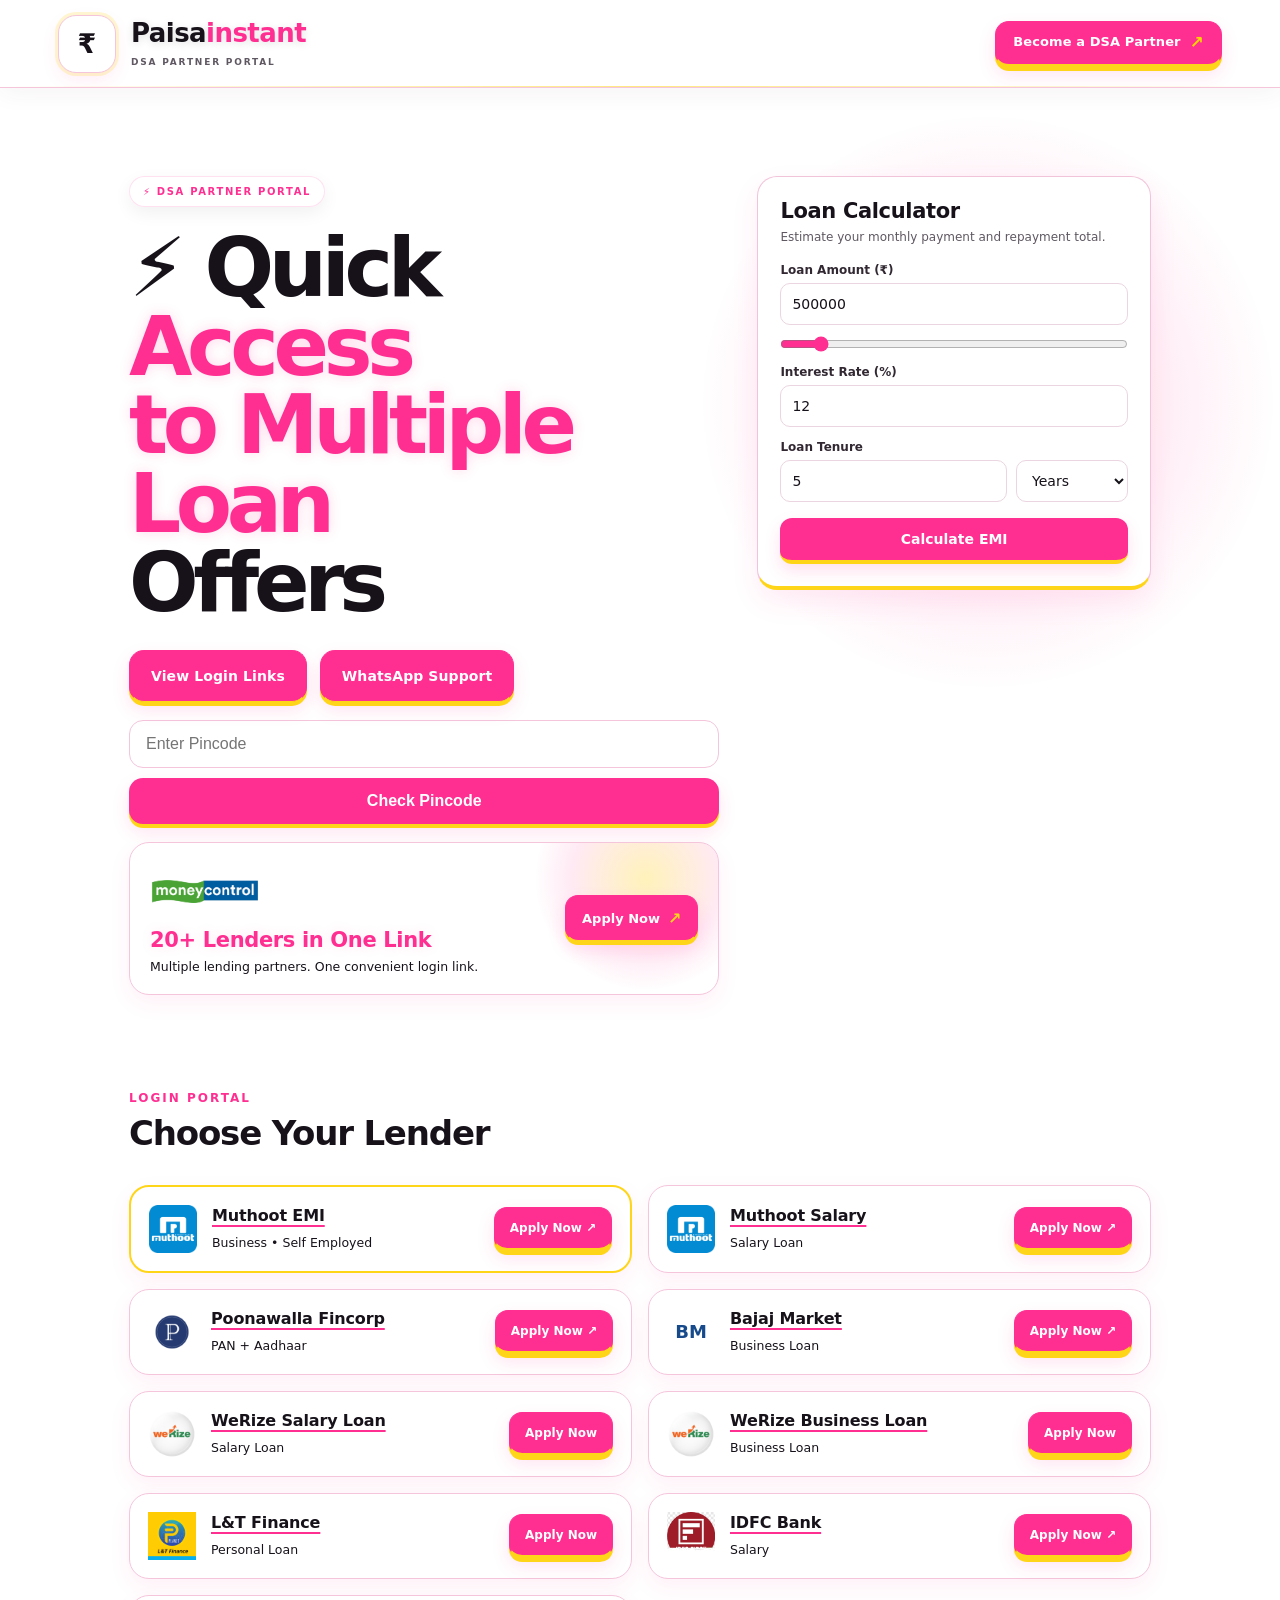
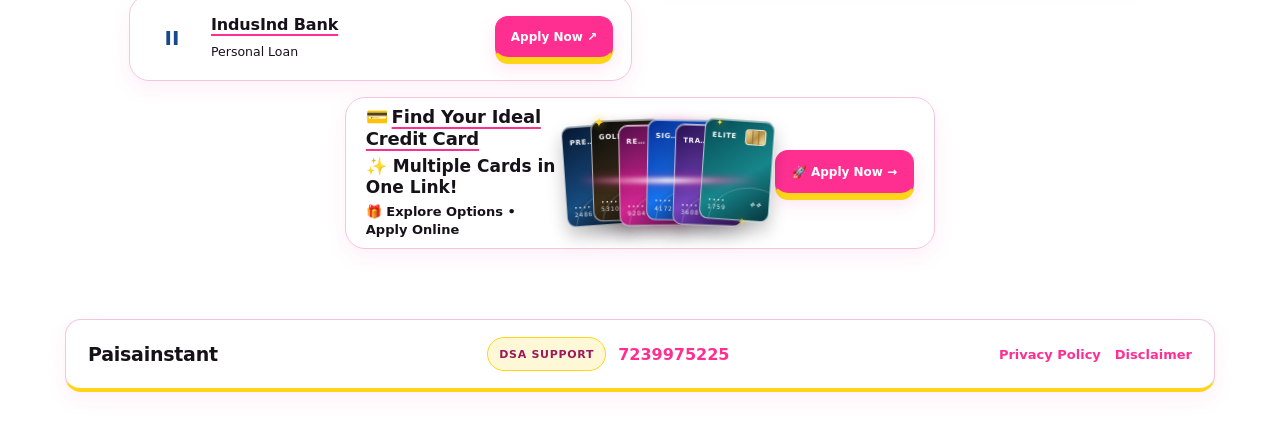
<file: index.html>
<!doctype html>
<html lang="en">
<head>
<meta charset="utf-8">
<meta name="viewport" content="width=device-width,initial-scale=1">
<meta name="description" content="Local DSA branded portal demo">
  <title>Paisainstant | DSA Login Links</title>
<link rel="stylesheet" href="/style.css">
<style>
  /* Fixed portal palette; registration data only supplies the name, logo, and contact number. */
  :root{color-scheme:light;--pink:#ff2f92;--yellow:#ffd51a;--ink:#17121a;--muted:#706874;--card:#fff;--line:#eee5ec}
  .header{height:auto;min-height:88px;gap:20px;padding:14px clamp(18px,5vw,58px);background:#fff;border-bottom:1px solid #f4e4ec;box-shadow:0 6px 22px #5c344b0d}
  .brand{min-width:0;flex:1;gap:15px}
  .brand-mark{display:grid;flex:0 0 58px;width:58px;height:58px;place-items:center;overflow:hidden;padding:5px;border:1px solid #f0d7e4;border-radius:18px;background:linear-gradient(145deg,#fff7fb,#fffdf2);box-shadow:0 0 0 3px #ffd51a22,0 7px 18px #ff2f9217}
  .brand-mark.has-logo{padding:5px}
  .brand-copy{min-width:0}
  .brand-copy strong{display:block;overflow-wrap:anywhere;color:#211923;font-size:clamp(19px,2.6vw,26px);font-weight:850;line-height:1.14;letter-spacing:-.55px}
  .brand-copy small{display:block;margin-top:5px;color:#796d78;font-size:9px;font-weight:800;letter-spacing:1.8px}
  .header .join-mini{display:inline-flex;flex:0 0 auto;align-items:center;justify-content:center;max-width:48%;min-height:46px;padding:10px 17px;border:1px solid #f1b8d3;border-bottom:3px solid #ffd51a;border-radius:14px;background:#fff7fb;background-image:none;box-shadow:0 5px 12px #ff2f9214;color:#a81761;font-size:13px;font-weight:850;line-height:1.25;text-align:center;text-decoration:none;white-space:nowrap;overflow-wrap:anywhere;transition:transform .18s ease,box-shadow .18s ease}
  .header .join-mini:hover{transform:translateY(-2px);background:#fff7fb;background-image:none;box-shadow:0 8px 16px #ff2f9222;color:#941253}
  .header .join-mini:focus-visible{outline:3px solid #ffd51a;outline-offset:3px}
  .brand-mark .brand-logo{display:none;width:100%;height:100%;object-fit:contain}
  .brand-mark.has-logo .brand-logo{display:block}
  .brand-mark.has-logo .brand-mark-fallback{display:none}
  .hero{grid-template-columns:minmax(0,1fr)}
  .hero-copy{width:100%;max-width:820px;margin-inline:auto}
  #lenders{scroll-margin-top:94px}
  .demo-local-warning,.demo-data-notice{max-width:1150px;margin:14px auto;padding:11px 16px;border-radius:12px;font-size:13px;line-height:1.5}
  .demo-local-warning{border:1px solid #f2dfa0;background:#fff9df;color:#584814;font-weight:800;text-align:center}
  .demo-data-notice{border:1px solid #f0c3d9;background:#fff7fb;color:#793252}
  [hidden]{display:none!important}
  @media(max-width:560px){.header{height:auto;min-height:64px;flex-wrap:nowrap;align-items:center;gap:8px;padding:8px 12px}.brand{flex:1 1 auto;min-width:0;gap:8px}.brand-mark{flex:0 0 42px;width:42px;height:42px;border-radius:13px;padding:4px}.brand-copy{min-width:0}.brand-copy strong{font-size:clamp(16px,4.5vw,19px);line-height:1.08;letter-spacing:-.4px;white-space:nowrap}.brand-copy small{margin-top:3px;font-size:7px;letter-spacing:1px;white-space:nowrap}.header .join-mini{flex:0 0 auto;width:auto;max-width:44%;min-height:36px;margin:0;padding:7px 9px;border-radius:11px;font-size:10px;line-height:1.15;white-space:normal;overflow-wrap:anywhere}.demo-local-warning,.demo-data-notice{margin:12px 4%;padding:10px 12px;font-size:12px}}

  /* Final, portal-only theme overrides. DSA registration data never supplies colors. */
  #white-label-demo{color-scheme:light;--pink:#ff2f92;--yellow:#ffd51a;--ink:#17121a;--muted:#5f5862;--card:#ffffff;--line:#f4c5db;background:#ffffff!important;background-image:none!important;color:#17121a!important}
  #white-label-demo :is(main,.hero,#lenders,.section-head,.grid,.pin-check,#pinResults,.moneycontrol-card,.grid .card,.pin-lender){background:#ffffff!important;background-image:none!important;color:#17121a!important}
  #white-label-demo .header{background:#ffffff!important;background-image:none!important;border-color:#f4c5db!important;color:#17121a!important}
  #white-label-demo .brand-mark{background:#ffffff!important;border-color:#f4c5db!important;box-shadow:0 0 0 3px #ffd51a33,0 7px 18px #ff2f9217!important}
  #white-label-demo .brand-copy strong,#white-label-demo h2,#white-label-demo h3,#white-label-demo .card p,#white-label-demo .moneycontrol-description{color:#17121a!important}
  #white-label-demo .brand-copy small,#white-label-demo p{color:#5f5862}
  #white-label-demo .pill,#white-label-demo .eyebrow,#white-label-demo .moneycontrol-highlight{color:#ff2f92!important}
  #white-label-demo .hero h1 em{background:none!important;background-image:none!important;color:#ff2f92!important;-webkit-text-fill-color:#ff2f92!important}
  #white-label-demo .demo-local-warning{background:#ffffff!important;background-image:none!important;border:1px solid #ffd51a!important;border-left:4px solid #ffd51a!important;color:#17121a!important}
  #white-label-demo .demo-data-notice{background:#ffffff!important;background-image:none!important;border:1px solid #f4c5db!important;color:#17121a!important}
  #white-label-demo .grid .card,#white-label-demo .moneycontrol-card,#white-label-demo .pin-lender{border:1px solid #f4c5db!important;box-shadow:0 8px 22px #ff2f9212!important}
  #white-label-demo .grid .card.featured{border:2px solid #ffd51a!important}
  #white-label-demo .pin-check input{background:#ffffff!important;background-image:none!important;border:1px solid #f4c5db!important;color:#17121a!important}
  #white-label-demo .pin-check input:focus{border-color:#ff2f92!important;box-shadow:0 0 0 3px #ffd51a55!important}
  #white-label-demo :is(.btn.primary,.btn.ghost,.header .join-mini,.moneycontrol-apply,.grid .card .apply,.pin-check button,.float a){background:#ff2f92!important;background-image:none!important;border-color:#ff2f92!important;border-bottom-color:#ffd51a!important;color:#ffffff!important;box-shadow:0 4px 0 #ffd51a,0 8px 18px #ff2f9222!important}
  #white-label-demo :is(.btn.primary,.btn.ghost,.header .join-mini,.moneycontrol-apply,.grid .card .apply,.pin-check button,.float a):hover{background:#ff2f92!important;background-image:none!important;color:#ffffff!important;box-shadow:0 5px 0 #ffd51a,0 11px 22px #ff2f9230!important}
  #white-label-demo :is(.btn.primary,.btn.ghost,.header .join-mini,.moneycontrol-apply,.grid .card .apply,.pin-check button):focus-visible{outline:3px solid #ffd51a!important;outline-offset:3px}
  #white-label-demo .site-footer,#white-label-demo footer{background:#ffffff!important;background-image:none!important;border-top:1px solid #f4c5db!important;color:#17121a!important}
  #white-label-demo .site-footer a,#white-label-demo footer a{color:#ff2f92!important}
  #white-label-demo .cta{background:#ffffff!important;background-image:none!important;border:1px solid #f4c5db!important;color:#17121a!important}
  #white-label-demo .cta h2,#white-label-demo .cta p{color:#17121a!important}
  /* Match the Moneycontrol promo card's full-width promo sizing and spacing. */
  #white-label-demo .grid .credit-card-promo{grid-column:1/-1;justify-self:center;width:100%;max-width:820px;min-height:130px;display:flex;align-items:center;justify-content:space-between;gap:18px;padding:18px 20px;border-radius:20px}
  #white-label-demo .credit-card-promo-copy{position:relative;z-index:1;min-width:0}
  #white-label-demo .credit-card-promo h3{margin:0;color:#17121a;font-size:17px;font-weight:850;letter-spacing:-.2px;line-height:1.2}
  #white-label-demo .credit-card-promo h3{font-size:18px}
  #white-label-demo .credit-card-promo .credit-card-highlight{margin:6px 0 0;color:#ff2f92;font-size:17px;font-weight:900;line-height:1.25}
  #white-label-demo .credit-card-promo .credit-card-subtitle{margin:5px 0 0;color:#5f5862;font-size:13px;font-weight:700;line-height:1.4}
  #white-label-demo .credit-card-emoji{display:inline-block;margin-right:4px;animation:credit-card-float 2.8s ease-in-out infinite}
  #white-label-demo .grid .credit-card-promo{transition:box-shadow .35s ease,border-color .35s ease}
  #white-label-demo .grid .credit-card-promo:hover{border-color:#ff2f92!important;box-shadow:0 0 0 2px #ffd51a55,0 14px 30px #ff2f9233!important}
  #white-label-demo .credit-card-promo .apply{display:inline-flex;flex:0 0 auto;align-items:center;justify-content:center;min-height:46px;padding:0 16px;border-radius:13px;transition:transform .2s ease,box-shadow .2s ease}
  #white-label-demo .credit-card-promo .apply:hover{transform:translateY(-2px);box-shadow:0 6px 0 #ffd51a,0 11px 20px #ff2f9233!important}
  @keyframes credit-card-float{0%,100%{transform:translateY(0)}50%{transform:translateY(-3px)}}
  #white-label-demo .credit-card-promo-copy{flex:0 1 275px}
  #white-label-demo .credit-card-stack{position:relative;isolation:isolate;flex:1 1 250px;min-width:0;height:126px;overflow:visible;perspective:850px}
  #white-label-demo .credit-card-stack::before{position:absolute;inset:8% 5%;z-index:-1;border:2px solid #ff74bd88;border-radius:50%;background:radial-gradient(ellipse,transparent 50%,#ff2f9212 67%,transparent 73%);box-shadow:0 0 12px #ff2f9248,inset 0 0 12px #ff2f9225;content:"";transform:rotate(-5deg);animation:card-ring-pulse 4.8s ease-in-out infinite}
  #white-label-demo .credit-card-stack::after{position:absolute;top:54%;left:0;z-index:7;width:100%;height:5px;border-radius:50%;background:linear-gradient(90deg,transparent,#ff8bc9aa 20%,#fff 50%,#ff67b8aa 78%,transparent);box-shadow:0 0 9px #ff2f9299;content:"";filter:blur(2px);pointer-events:none;animation:card-trail 5.8s ease-in-out infinite}
  #white-label-demo .bank-card{position:absolute;top:var(--card-y);left:var(--card-x);display:flex;width:70px;height:101px;flex-direction:column;justify-content:space-between;overflow:hidden;padding:8px 7px;border:1px solid #ffffffa6;border-radius:9px;color:#fff;box-shadow:0 9px 17px #17121a42,inset 0 1px 0 #ffffff85;backface-visibility:hidden;transform:translate(-50%,-50%) rotate(var(--card-angle));animation:bank-card-float 5.2s ease-in-out infinite;animation-delay:var(--card-delay);will-change:transform}
  #white-label-demo .bank-card::before{position:absolute;inset:-45% -20%;z-index:0;background:linear-gradient(112deg,transparent 34%,#ffffff60 48%,transparent 61%);content:"";transform:translateX(-85%);animation:card-sheen 6.2s ease-in-out infinite;animation-delay:var(--card-delay)}
  #white-label-demo .bank-card::after{position:absolute;right:-24px;bottom:-37px;width:82px;height:68px;border:1px solid #ffffff32;border-radius:50%;content:""}
  #white-label-demo .bank-card-top,#white-label-demo .bank-card-bottom{position:relative;z-index:1;display:flex;align-items:center;justify-content:space-between;gap:8px}
  #white-label-demo .bank-card-name{overflow:hidden;font-size:7px;font-weight:900;letter-spacing:.65px;text-overflow:ellipsis;white-space:nowrap}
  #white-label-demo .bank-chip{position:relative;width:21px;height:16px;flex:0 0 auto;border:1px solid #ffffffa6;border-radius:4px;background:linear-gradient(135deg,#f8e7a2,#b98e43 52%,#fff1b8);box-shadow:inset 0 0 0 1px #71562835}
  #white-label-demo .bank-chip::after{position:absolute;inset:0 33%;border-right:1px solid #8e7139;border-left:1px solid #8e7139;content:""}
  #white-label-demo .bank-card-number{font-size:6px;letter-spacing:.8px;opacity:.9}
  #white-label-demo .bank-card-mark{font-size:7px;font-style:italic;font-weight:950;letter-spacing:.5px}
  #white-label-demo .bank-card--navy{--card-x:11%;--card-y:52%;--card-angle:-4deg;--card-delay:-.3s;z-index:1;background:linear-gradient(145deg,#061630,#164c80 58%,#07101d)}
  #white-label-demo .bank-card--gold{--card-x:27%;--card-y:48%;--card-angle:-2deg;--card-delay:-1s;z-index:2;background:linear-gradient(145deg,#08090c,#3b2d18 58%,#09090b)}
  #white-label-demo .bank-card--magenta{--card-x:42%;--card-y:52%;--card-angle:-1deg;--card-delay:-1.7s;z-index:3;background:linear-gradient(145deg,#500d48,#d22591 58%,#751460)}
  #white-label-demo .bank-card--blue{--card-x:58%;--card-y:48%;--card-angle:1deg;--card-delay:-2.4s;z-index:4;background:linear-gradient(145deg,#062d95,#1673ee 58%,#081e55)}
  #white-label-demo .bank-card--purple{--card-x:73%;--card-y:52%;--card-angle:2deg;--card-delay:-3.1s;z-index:5;background:linear-gradient(145deg,#261050,#7543bd 58%,#32115b)}
  #white-label-demo .bank-card--teal{--card-x:89%;--card-y:48%;--card-angle:4deg;--card-delay:-3.8s;z-index:6;background:linear-gradient(145deg,#064b55,#16868a 58%,#07363f)}
  #white-label-demo .card-sparkle{position:absolute;z-index:8;color:#ffd51a;text-shadow:0 0 8px #ffd51a;animation:card-sparkle 3.2s ease-in-out infinite}
  #white-label-demo .card-sparkle--one{top:4%;left:8%;font-size:13px;animation-delay:-.6s}
  #white-label-demo .card-sparkle--two{right:6%;bottom:7%;font-size:10px;animation-delay:-1.8s}
  #white-label-demo .card-sparkle--three{top:6%;right:19%;font-size:8px;animation-delay:-2.6s}
  @keyframes bank-card-float{0%,100%{transform:translate(-50%,-50%) rotate(var(--card-angle)) translateY(0) translateZ(0)}50%{transform:translate(-50%,-50%) rotate(calc(var(--card-angle) + .8deg)) translateY(-3px) translateZ(4px)}}
  @keyframes card-sheen{0%,62%,100%{transform:translateX(-85%)}80%{transform:translateX(85%)}}
  @keyframes card-ring-pulse{0%,100%{opacity:.55;transform:rotate(-5deg) scale(.98)}50%{opacity:.95;transform:rotate(2deg) scale(1.02)}}
  @keyframes card-trail{0%,100%{opacity:.55;transform:translateY(5px) rotate(-4deg)}50%{opacity:1;transform:translateY(-5px) rotate(3deg)}}
  @keyframes card-sparkle{0%,100%{opacity:.2;transform:scale(.7) rotate(0)}50%{opacity:.9;transform:scale(1.05) rotate(18deg)}}
  @media(max-width:720px){#white-label-demo .grid .credit-card-promo{min-height:190px;align-items:stretch;flex-direction:column;gap:13px;padding:16px}.credit-card-promo .apply{width:100%;min-height:45px}}
  @media(max-width:720px){#white-label-demo .credit-card-promo-copy{flex:0 1 auto;max-width:66%;z-index:2}#white-label-demo .credit-card-promo h3{font-size:15px}#white-label-demo .credit-card-promo .credit-card-highlight{font-size:14px}#white-label-demo .credit-card-promo .credit-card-subtitle{font-size:11px}#white-label-demo .credit-card-stack{position:absolute;top:50%;right:0;width:46%;min-width:0;height:100px;flex:none;transform:translateY(-50%);opacity:.94}#white-label-demo .credit-card-stack::after{top:56%}#white-label-demo .bank-card{width:40px;height:61px;padding:5px 4px;border-radius:7px}#white-label-demo .bank-card-top,#white-label-demo .bank-card-bottom{gap:3px}#white-label-demo .bank-card-name{font-size:5px;letter-spacing:.2px}#white-label-demo .bank-chip{width:13px;height:10px}#white-label-demo .bank-card-number{font-size:4px;letter-spacing:.2px}#white-label-demo .bank-card-mark{font-size:5px}#white-label-demo .bank-card--navy{--card-x:12%;--card-y:51%;--card-angle:-3deg}#white-label-demo .bank-card--gold{--card-x:27%;--card-y:48%;--card-angle:-2deg}#white-label-demo .bank-card--magenta{--card-x:42%;--card-y:52%;--card-angle:-1deg}#white-label-demo .bank-card--blue{--card-x:58%;--card-y:48%;--card-angle:1deg}#white-label-demo .bank-card--purple{--card-x:73%;--card-y:52%;--card-angle:2deg}#white-label-demo .bank-card--teal{--card-x:88%;--card-y:49%;--card-angle:3deg}.credit-card-promo .apply{position:relative;z-index:3;margin-top:auto}}
  @media(max-width:420px){#white-label-demo .grid .credit-card-promo{min-height:185px;padding:11px;border-radius:16px;gap:10px}}
  @media(max-width:420px){#white-label-demo .credit-card-promo-copy{max-width:68%}#white-label-demo .credit-card-stack{right:0;width:44%;height:96px}#white-label-demo .bank-card{width:36px;height:56px;padding:4px 3px}#white-label-demo .bank-card-name{font-size:4.5px}#white-label-demo .bank-chip{width:11px;height:9px}#white-label-demo .bank-card-number{font-size:3.5px}#white-label-demo .card-sparkle--one{left:12%}}
  @media(prefers-reduced-motion:reduce){#white-label-demo .credit-card-emoji,#white-label-demo .bank-card,#white-label-demo .bank-card::before,#white-label-demo .credit-card-stack::before,#white-label-demo .credit-card-stack::after,#white-label-demo .card-sparkle{animation:none}#white-label-demo .grid .credit-card-promo,#white-label-demo .credit-card-promo .apply{transition:none}#white-label-demo .credit-card-promo .apply:hover{transform:none}}
  #white-label-demo .partner-footer{display:flex;max-width:1150px;align-items:center;justify-content:space-between;gap:18px;margin:0 auto 30px;padding:17px 22px;border:1px solid #f4c5db;border-bottom:4px solid #ffd51a;border-radius:16px;background:#fff;box-shadow:0 8px 22px #ff2f9212;color:#17121a}
  #white-label-demo .partner-footer-brand{min-width:0;overflow-wrap:anywhere;font-size:19px;font-weight:900;letter-spacing:-.25px}
  #white-label-demo .partner-footer-contact{display:flex;align-items:center;justify-content:flex-end;gap:12px;flex-wrap:wrap}
  #white-label-demo .partner-footer-label{display:inline-flex;align-items:center;min-height:34px;padding:7px 11px;border:1px solid #ffd51a;border-radius:999px;background:#fff8d7;color:#9b185a;font-size:11px;font-weight:900;letter-spacing:.7px}
  #white-label-demo .partner-footer-mobile{color:#17121a;font-size:16px;font-weight:850;overflow-wrap:anywhere}
  @media(max-width:560px){#white-label-demo .partner-footer{align-items:flex-start;flex-direction:column;gap:11px;margin:0 4% 22px;padding:15px 16px}#white-label-demo .partner-footer-contact{justify-content:flex-start;gap:8px}#white-label-demo .partner-footer-mobile{font-size:15px}}
  @media(min-width:901px){#white-label-demo .hero{grid-template-columns:minmax(0,1.2fr) minmax(320px,.8fr);align-items:start;gap:clamp(24px,3vw,38px)}#white-label-demo .hero-copy{max-width:none;margin:0}}
  #white-label-demo .loan-calculator{width:100%;padding:22px;border:1px solid #f2c4d9;border-radius:20px;border-bottom:4px solid #ffd51a;background:#fff;box-shadow:0 12px 28px #ff2f9217}
  #white-label-demo .loan-calculator h2{margin:0;color:#17121a;font-size:21px;font-weight:900;letter-spacing:-.35px}
  #white-label-demo .loan-calculator-intro{margin:5px 0 17px;color:#5f5862;font-size:12px;line-height:1.5}
  #white-label-demo .calculator-field{margin-top:13px}
  #white-label-demo .calculator-field label{display:block;margin-bottom:6px;color:#312832;font-size:12px;font-weight:800}
  #white-label-demo .calculator-input,#white-label-demo .calculator-select{width:100%;min-height:42px;padding:9px 11px;border:1px solid #ead5e0;border-radius:10px;background:#fff;color:#17121a;font:inherit;font-size:14px}
  #white-label-demo .calculator-input:focus,#white-label-demo .calculator-select:focus{outline:3px solid #ffd51a88;border-color:#ff2f92}
  #white-label-demo .calculator-range{display:block;width:100%;margin:11px 0 0;accent-color:#ff2f92}
  #white-label-demo .calculator-tenure{display:grid;grid-template-columns:minmax(0,1fr) 112px;gap:9px}
  #white-label-demo .calculate-emi{width:100%;min-height:46px;margin-top:16px;border:0;border-bottom:4px solid #ffd51a;border-radius:12px;background:#ff2f92;color:#fff;font:inherit;font-size:14px;font-weight:900;cursor:pointer;box-shadow:0 7px 16px #ff2f9225;transition:transform .18s ease,box-shadow .18s ease}
  #white-label-demo .calculate-emi:hover{transform:translateY(-2px);box-shadow:0 9px 20px #ff2f9235}
  #white-label-demo .calculate-emi:focus-visible{outline:3px solid #ffd51a;outline-offset:3px}
  #white-label-demo .calculator-results{display:grid;grid-template-columns:1fr;gap:8px;margin-top:16px}
  #white-label-demo .calculator-results[hidden],#white-label-demo .calculator-error[hidden],#white-label-demo .calculator-disclaimer[hidden]{display:none}
  #white-label-demo .calculator-result{display:flex;align-items:center;justify-content:space-between;gap:10px;padding:9px 11px;border:1px solid #f5dfeb;border-radius:10px;background:#fff9fc}
  #white-label-demo .calculator-result span{color:#5f5862;font-size:11px;font-weight:750}
  #white-label-demo .calculator-result strong{color:#a81761;font-size:14px;font-weight:900;text-align:right}
  #white-label-demo .calculator-result-primary{border-color:#f3c1d9;background:#fff5fa}
  #white-label-demo .calculator-result-primary strong{font-size:17px;color:#ff2f92}
  #white-label-demo .calculator-error{min-height:16px;margin:8px 0 0;color:#a81761;font-size:11px;font-weight:750}
  #white-label-demo .calculator-disclaimer{margin:12px 0 0;color:#706874;font-size:10px;line-height:1.45}
  @media(max-width:900px){#white-label-demo .loan-calculator{max-width:820px;margin:24px auto 0}}
  @media(max-width:560px){#white-label-demo .loan-calculator{padding:17px;border-radius:17px}#white-label-demo .calculator-results{grid-template-columns:1fr}#white-label-demo .calculator-tenure{grid-template-columns:minmax(0,1fr) 105px}}
</style>
</head>
<body id="white-label-demo">
<header class="header">
  <div class="brand">
    <span class="brand-mark" aria-hidden="true">₹</span>
    <span class="brand-copy"><strong>Paisa<span>instant</span></strong><small>DSA PARTNER PORTAL</small></span>
  </div>
  <a class="join-mini" href="/register.html" target="_blank" rel="noopener">Become a DSA Partner <span aria-hidden="true">↗</span></a>
</header>

<main>
<section class="hero">
  <div class="hero-copy">
    <span class="pill">⚡ DSA PARTNER PORTAL</span>
    <h1><span class="hero-heading-word hero-heading-word--1">⚡ Quick</span> <em><span class="hero-heading-word hero-heading-word--2 hero-heading-word--accent">Access</span> <span class="hero-heading-word hero-heading-word--3 hero-heading-word--accent">to Multiple Loan</span></em> <span class="hero-heading-word hero-heading-word--4">Offers</span></h1>
    <div class="hero-actions">
  <a href="#lenders" class="btn primary">View Login Links</a>
  <a href="https://wa.me/917239975225" class="btn ghost" target="_blank" rel="noopener">WhatsApp Support</a>
</div>

<div class="pin-check">
  <input id="pinInput" type="text" inputmode="numeric" maxlength="6" placeholder="Enter Pincode">
  <button onclick="checkPin()">Check Pincode</button>
  <div id="pinResults"></div>
</div>
<article class="moneycontrol-card">
  <div class="moneycontrol-card-copy">
    <h2><img class="moneycontrol-logo" src="/moneycontrol-logo.png" alt="Moneycontrol"></h2>
    <p class="moneycontrol-highlight">20+ Lenders in One Link</p>
    <p class="moneycontrol-description">Multiple lending partners. One convenient login link.</p>
  </div>
  <a class="moneycontrol-apply" id="moneycontrol-apply" href="https://www.moneycontrolpay.com/?utm_source=PAISAINSTANT&amp;utm_campaign=Login" target="_blank" rel="noopener">Apply Now <span aria-hidden="true">↗</span></a>
</article>
  </div>
  <aside class="loan-calculator" aria-labelledby="loan-calculator-title">
    <h2 id="loan-calculator-title">Loan Calculator</h2>
    <p class="loan-calculator-intro">Estimate your monthly payment and repayment total.</p>
    <div class="calculator-field">
      <label for="loan-amount">Loan Amount (₹)</label>
      <input class="calculator-input" id="loan-amount" type="number" min="10000" max="5000000" step="10000" value="500000" inputmode="numeric">
      <input class="calculator-range" id="loan-amount-range" type="range" min="10000" max="5000000" step="10000" value="500000" aria-label="Adjust loan amount">
    </div>
    <div class="calculator-field">
      <label for="interest-rate">Interest Rate (%)</label>
      <input class="calculator-input" id="interest-rate" type="number" min="0" max="60" step="0.1" value="12" inputmode="decimal">
    </div>
    <div class="calculator-field">
      <label for="loan-tenure">Loan Tenure</label>
      <div class="calculator-tenure">
        <input class="calculator-input" id="loan-tenure" type="number" min="1" max="360" step="1" value="5" inputmode="numeric">
        <select class="calculator-select" id="loan-tenure-unit" aria-label="Tenure unit">
          <option value="months">Months</option>
          <option value="years" selected>Years</option>
        </select>
      </div>
    </div>
    <button class="calculate-emi" id="calculate-emi" type="button">Calculate EMI</button>
    <p class="calculator-error" id="calculator-error" role="status" aria-live="polite" hidden></p>
    <div class="calculator-results" aria-live="polite" hidden>
      <div class="calculator-result calculator-result-primary"><span>Monthly EMI</span><strong id="monthly-emi">—</strong></div>
      <div class="calculator-result"><span>Total Interest</span><strong id="total-interest">—</strong></div>
      <div class="calculator-result"><span>Total Repayment</span><strong id="total-repayment">—</strong></div>
    </div>
    <p class="calculator-disclaimer" hidden>Illustrative calculation only. Actual EMI may vary by lender terms.</p>
  </aside>
</section>

<section id="lenders" class="section">
  <div class="section-head"><div><span class="eyebrow">LOGIN PORTAL</span><h2>Choose Your Lender</h2></div></div>
  <div class="grid">
    <article class="card featured"><div class="icon"><img src="/assets/muthoot-logo.png" alt="Muthoot Finance logo" loading="lazy"></div><div><h3>Muthoot EMI</h3><p>Business • Self Employed</p></div><a class="apply" href="https://creditlink.finbox.in/?partnerCode=LS_POIOUY&agentCode=sc113648&productType=business_loan_emi&agentId=muthootpi" target="_blank">Apply Now ↗</a></article>
    <article class="card"><div class="icon"><img src="/assets/muthoot-logo.png" alt="Muthoot Finance logo" loading="lazy"></div><div><h3>Muthoot Salary</h3><p>Salary Loan</p></div><a class="apply" href="https://creditlink.finbox.in/?partnerCode=LS_POIOUY&amp;agentCode=sc113648&amp;productType=business_loan_emi&amp;agentId=Muthootsalary" target="_blank" rel="noopener">Apply Now ↗</a></article>
    <article class="card"><div class="icon"><img src="/assets/poonawalla-logo.png" alt="Poonawalla Fincorp logo" loading="lazy"></div><div><h3>Poonawalla Fincorp</h3><p>PAN + Aadhaar</p></div><a class="apply" href="https://instant-pocket-loan.poonawallafincorp.com/?redirectto=primepl&utm_DSA_Code=0066&UTM_Partner_AgentCode=paisainstantlogin@gmail.com&UTM_Partner_Name=AADIFIDELIS_SOLUTIONS_PVT_LTD&UTM_SM_Name=vrushabh.bende@poonawallafincorp.com" target="_blank">Apply Now ↗</a></article>
    <article class="card"><div class="icon" aria-hidden="true" style="display:grid;place-items:center;font-weight:900;font-size:18px;color:#174a8b">BM</div><div><h3>Bajaj Market</h3><p>Business Loan</p></div><a class="apply" href="https://www.bajajfinservmarkets.in/apply-for-business-loan/?utm_source=B2B&amp;utm_medium=E-referral&amp;utm_campaign=OA&amp;utm_content=SAI_FINENT_ADVISORY_PVT_LTD" target="_blank" rel="noopener">Apply Now ↗</a></article>
    <article class="card"><div class="icon"><img src="/assets/werize-logo.png" alt="WeRize logo" loading="lazy"></div><div><h3>WeRize Salary Loan</h3><p>Salary Loan</p></div><a class="apply" href="https://application.werize.com/home?partnerId=5f56d303-6ee0-4e9f-9740-6971c2a62b31" target="_blank" rel="noopener">Apply Now</a></article>
    <article class="card"><div class="icon"><img src="/assets/werize-logo.png" alt="WeRize logo" loading="lazy"></div><div><h3>WeRize Business Loan</h3><p>Business Loan</p></div><a class="apply" href="https://application.werize.com/unsecuredBusinessLoanViral?partnerId=5f56d303-6ee0-4e9f-9740-6971c2a62b31" target="_blank" rel="noopener">Apply Now</a></article>
    <article class="card"><div class="icon"><img src="/assets/lt-finance-logo.png" alt="L&amp;T Finance logo" loading="lazy"></div><div><h3>L&amp;T Finance</h3><p>Personal Loan</p></div><a class="apply" href="https://www.urbanmoney.com/personal-loan/lt-finance/apply-online?partnerId=NjU4NjY2" target="_blank" rel="noopener">Apply Now</a></article>
    <article class="card"><div class="icon"><img src="/assets/idfc-first-logo.png" alt="IDFC FIRST Bank logo" loading="lazy"></div><div><h3>IDFC Bank</h3><p>Salary</p></div><a class="apply" href="https://personal-loans.idfcfirst.bank.in/s/?channelBreakUp=Offline_DSA&amp;soCode=005Tz000000LeNR&amp;roCode=005Tz000000AEph" target="_blank" rel="noopener">Apply Now ↗</a></article>
    <article class="card"><div class="icon" style="display:flex;align-items:center;justify-content:center;font-weight:900;color:#174a8b;font-size:20px">II</div><div><h3>IndusInd Bank</h3><p>Personal Loan</p></div><a class="apply" href="https://induseasycredit.indusind.bank.in/customer/personal-loan/new-lead?utm_source=assisted&amp;utm_medium=IBLV2490&amp;utm_campaign=Personal-Loan&amp;utm_content=UMCP458611" target="_blank" rel="noopener">Apply Now ↗</a></article>
    <article class="card credit-card-promo"><div class="credit-card-promo-copy"><h3><span class="credit-card-emoji" aria-hidden="true">💳</span>Find Your Ideal Credit Card</h3><p class="credit-card-highlight">✨ Multiple Cards in One Link!</p><p class="credit-card-subtitle">🎁 Explore Options • Apply Online</p></div><div class="credit-card-stack" aria-hidden="true"><span class="card-sparkle card-sparkle--one">✦</span><span class="card-sparkle card-sparkle--two">✧</span><span class="card-sparkle card-sparkle--three">✦</span><div class="bank-card bank-card--navy"><div class="bank-card-top"><span class="bank-card-name">PREMIUM</span><span class="bank-chip"></span></div><div class="bank-card-bottom"><span class="bank-card-number">•••• 2486</span><span class="bank-card-mark">✦✦</span></div></div><div class="bank-card bank-card--gold"><div class="bank-card-top"><span class="bank-card-name">GOLD</span><span class="bank-chip"></span></div><div class="bank-card-bottom"><span class="bank-card-number">•••• 5310</span><span class="bank-card-mark">✧✧</span></div></div><div class="bank-card bank-card--magenta"><div class="bank-card-top"><span class="bank-card-name">REWARDS</span><span class="bank-chip"></span></div><div class="bank-card-bottom"><span class="bank-card-number">•••• 9204</span><span class="bank-card-mark">✦✦</span></div></div><div class="bank-card bank-card--blue"><div class="bank-card-top"><span class="bank-card-name">SIGNATURE</span><span class="bank-chip"></span></div><div class="bank-card-bottom"><span class="bank-card-number">•••• 4172</span><span class="bank-card-mark">✧✧</span></div></div><div class="bank-card bank-card--purple"><div class="bank-card-top"><span class="bank-card-name">TRAVEL</span><span class="bank-chip"></span></div><div class="bank-card-bottom"><span class="bank-card-number">•••• 3608</span><span class="bank-card-mark">✦✦</span></div></div><div class="bank-card bank-card--teal"><div class="bank-card-top"><span class="bank-card-name">ELITE</span><span class="bank-chip"></span></div><div class="bank-card-bottom"><span class="bank-card-number">•••• 1759</span><span class="bank-card-mark">✧✧</span></div></div></div><a class="apply" href="https://www.urbanmoney.com/credit-card/apply-online?source=digital&amp;subSource=ump&amp;partnerId=NjU4NjY2" target="_blank" rel="noopener">🚀 Apply Now →</a></article>
  </div>
</section>

</main>

<footer class="partner-footer" aria-label="Paisainstant support details">
  <strong class="partner-footer-brand">Paisainstant</strong>
  <div class="partner-footer-contact">
    <span class="partner-footer-label">DSA SUPPORT</span>
    <a class="partner-footer-mobile" href="tel:+917239975225">7239975225</a>
  </div>
  <nav aria-label="Legal policies" style="display:flex;align-items:center;gap:14px;flex-wrap:wrap">
    <a href="/privacy-policy.html" style="color:#ff2f92;font-size:13px;font-weight:800;text-underline-offset:3px">Privacy Policy</a>
    <a href="/disclaimer.html" style="color:#ff2f92;font-size:13px;font-weight:800;text-underline-offset:3px">Disclaimer</a>
  </nav>
</footer>

<script src="/pincode-data-1.js"></script>
<script src="/pincode-data-2.js"></script>
<script src="/pincode-data-3.js"></script>
<script src="/pincode-data-4.js"></script>
<script src="/idfc-pincodes.js?v=20261115"></script>
<script src="/script.js?v=werize-lnt-20261115-1"></script>
<script>
  (() => {
    const amountInput = document.getElementById("loan-amount");
    const amountRange = document.getElementById("loan-amount-range");
    const rateInput = document.getElementById("interest-rate");
    const tenureInput = document.getElementById("loan-tenure");
    const tenureUnit = document.getElementById("loan-tenure-unit");
    const errorNode = document.getElementById("calculator-error");
    const resultsNode = document.querySelector(".calculator-results");
    const disclaimerNode = document.querySelector(".calculator-disclaimer");
    const emiNode = document.getElementById("monthly-emi");
    const interestNode = document.getElementById("total-interest");
    const repaymentNode = document.getElementById("total-repayment");
    const formatRupees = value => new Intl.NumberFormat("en-IN", {
      style: "currency", currency: "INR", maximumFractionDigits: 0
    }).format(value);

    function hidePreviousResults() {
      resultsNode.hidden = true;
      disclaimerNode.hidden = true;
      errorNode.hidden = true;
      errorNode.textContent = "";
    }

    function calculateEmi() {
      hidePreviousResults();
      const principal = Number(amountInput.value);
      const annualRate = Number(rateInput.value);
      const enteredTenure = Number(tenureInput.value);
      const months = enteredTenure * (tenureUnit.value === "years" ? 12 : 1);
      const isValid = amountInput.value !== "" && Number.isFinite(principal) && principal >= 10000 && principal <= 5000000
        && rateInput.value !== "" && Number.isFinite(annualRate) && annualRate >= 0 && annualRate <= 60
        && tenureInput.value !== "" && Number.isFinite(months) && months >= 1 && months <= 360;

      if (!isValid) {
        errorNode.textContent = "Enter an amount from ₹10,000 to ₹50,00,000, a rate from 0% to 60%, and tenure up to 30 years.";
        emiNode.textContent = interestNode.textContent = repaymentNode.textContent = "—";
        errorNode.hidden = false;
        return;
      }

      errorNode.textContent = "";
      const monthlyRate = annualRate / 1200;
      const emi = monthlyRate === 0
        ? principal / months
        : principal * monthlyRate * (1 + monthlyRate) ** months / ((1 + monthlyRate) ** months - 1);
      const repayment = emi * months;
      emiNode.textContent = formatRupees(emi);
      interestNode.textContent = formatRupees(repayment - principal);
      repaymentNode.textContent = formatRupees(repayment);
      resultsNode.hidden = false;
      disclaimerNode.hidden = false;
    }

    amountInput.addEventListener("input", () => {
      const amount = Number(amountInput.value);
      if (amountInput.value !== "" && amount >= Number(amountRange.min) && amount <= Number(amountRange.max)) amountRange.value = String(amount);
      hidePreviousResults();
    });
    amountRange.addEventListener("input", () => {
      amountInput.value = amountRange.value;
      hidePreviousResults();
    });
    rateInput.addEventListener("input", hidePreviousResults);
    tenureInput.addEventListener("input", hidePreviousResults);
    tenureUnit.addEventListener("change", hidePreviousResults);
    document.getElementById("calculate-emi").addEventListener("click", calculateEmi);
  })();
</script>
<script>
  (() => {
    const promo = document.querySelector(".moneycontrol-card");
    const creditCard = document.querySelector(".credit-card-promo");
    if (!promo || !creditCard) return;

    const matchPromoDimensions = () => {
      const { width, height } = promo.getBoundingClientRect();
      if (!width || !height) return;
      const promoStyle = getComputedStyle(promo);
      creditCard.style.width = `${width}px`;
      creditCard.style.height = `${height}px`;
      creditCard.style.padding = promoStyle.padding;
      creditCard.style.borderRadius = promoStyle.borderRadius;
      creditCard.style.gap = promoStyle.gap;
      creditCard.style.display = promoStyle.display;
      creditCard.style.flexDirection = promoStyle.flexDirection;
      creditCard.style.alignItems = promoStyle.alignItems;
      creditCard.style.justifyContent = promoStyle.justifyContent;
    };

    matchPromoDimensions();
    window.addEventListener("resize", matchPromoDimensions, { passive: true });
    if ("ResizeObserver" in window) new ResizeObserver(matchPromoDimensions).observe(promo);
  })();
</script>
</body></html>
</file>
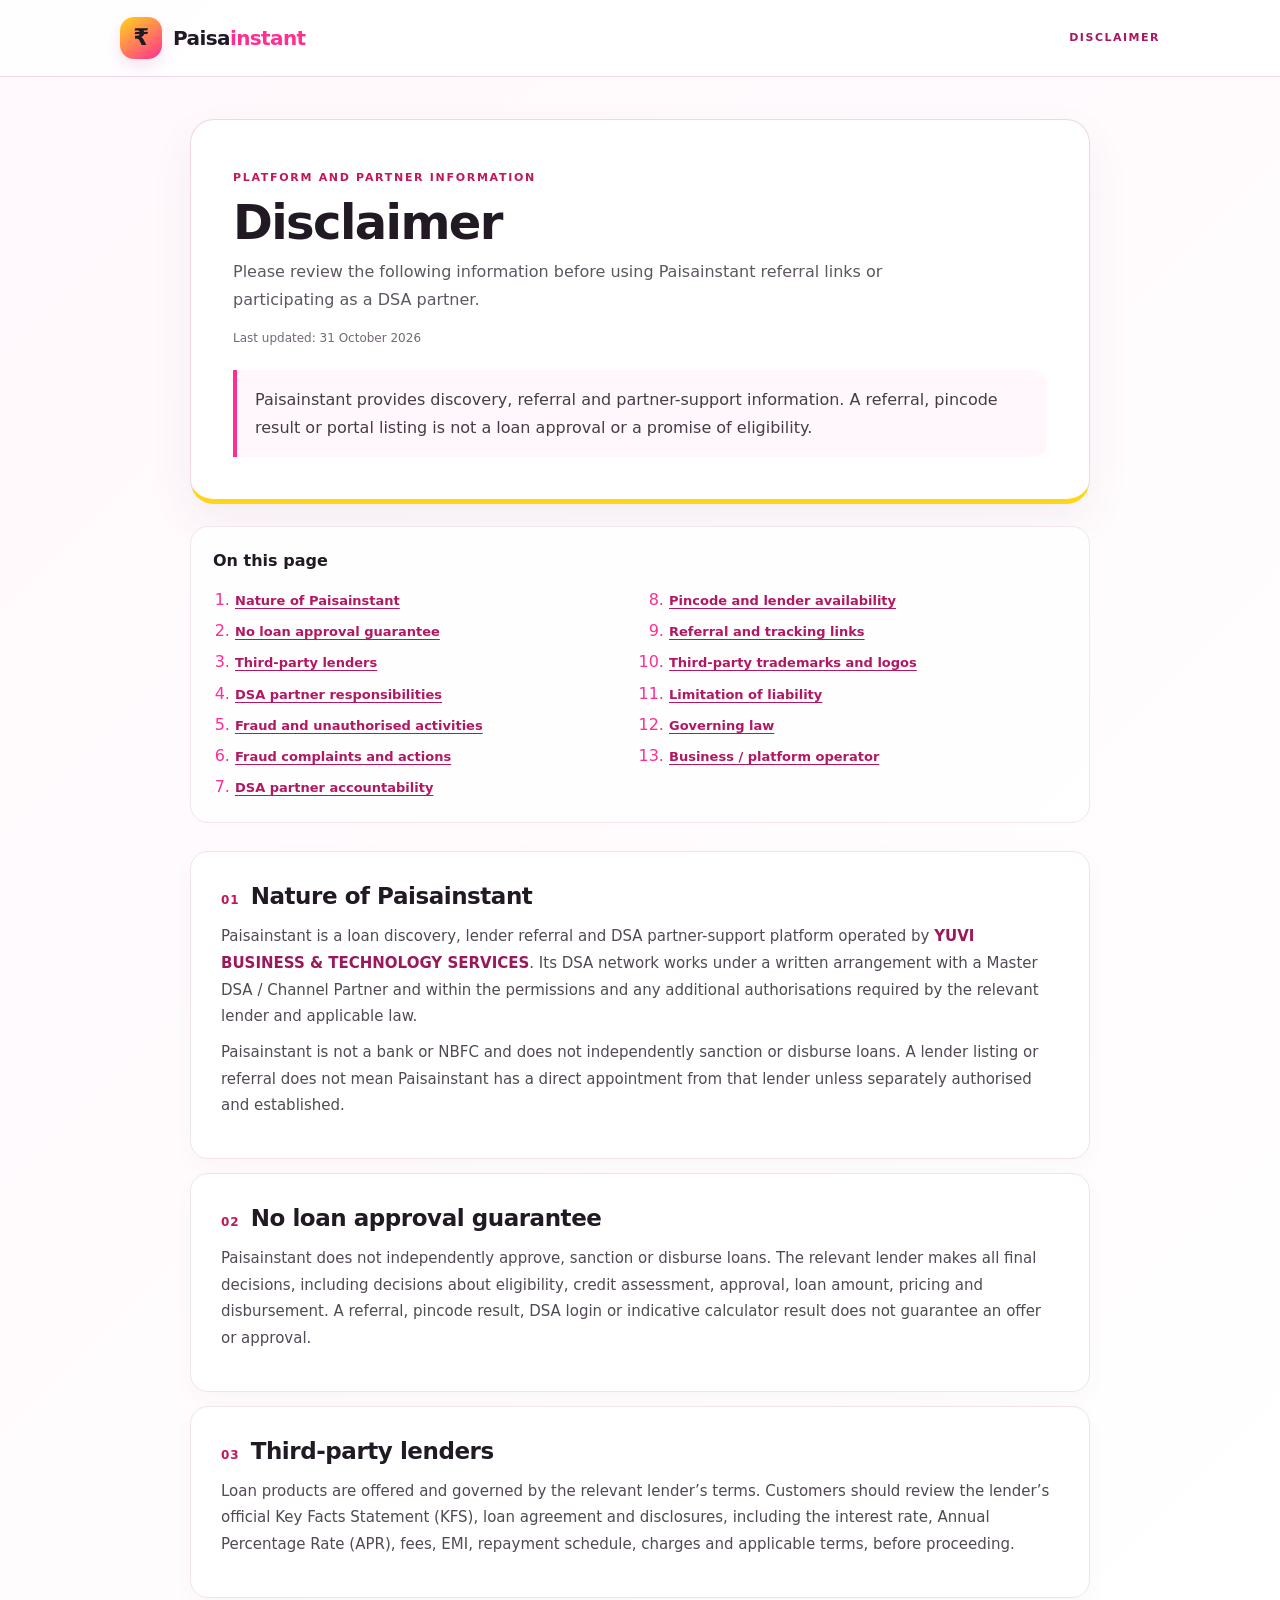
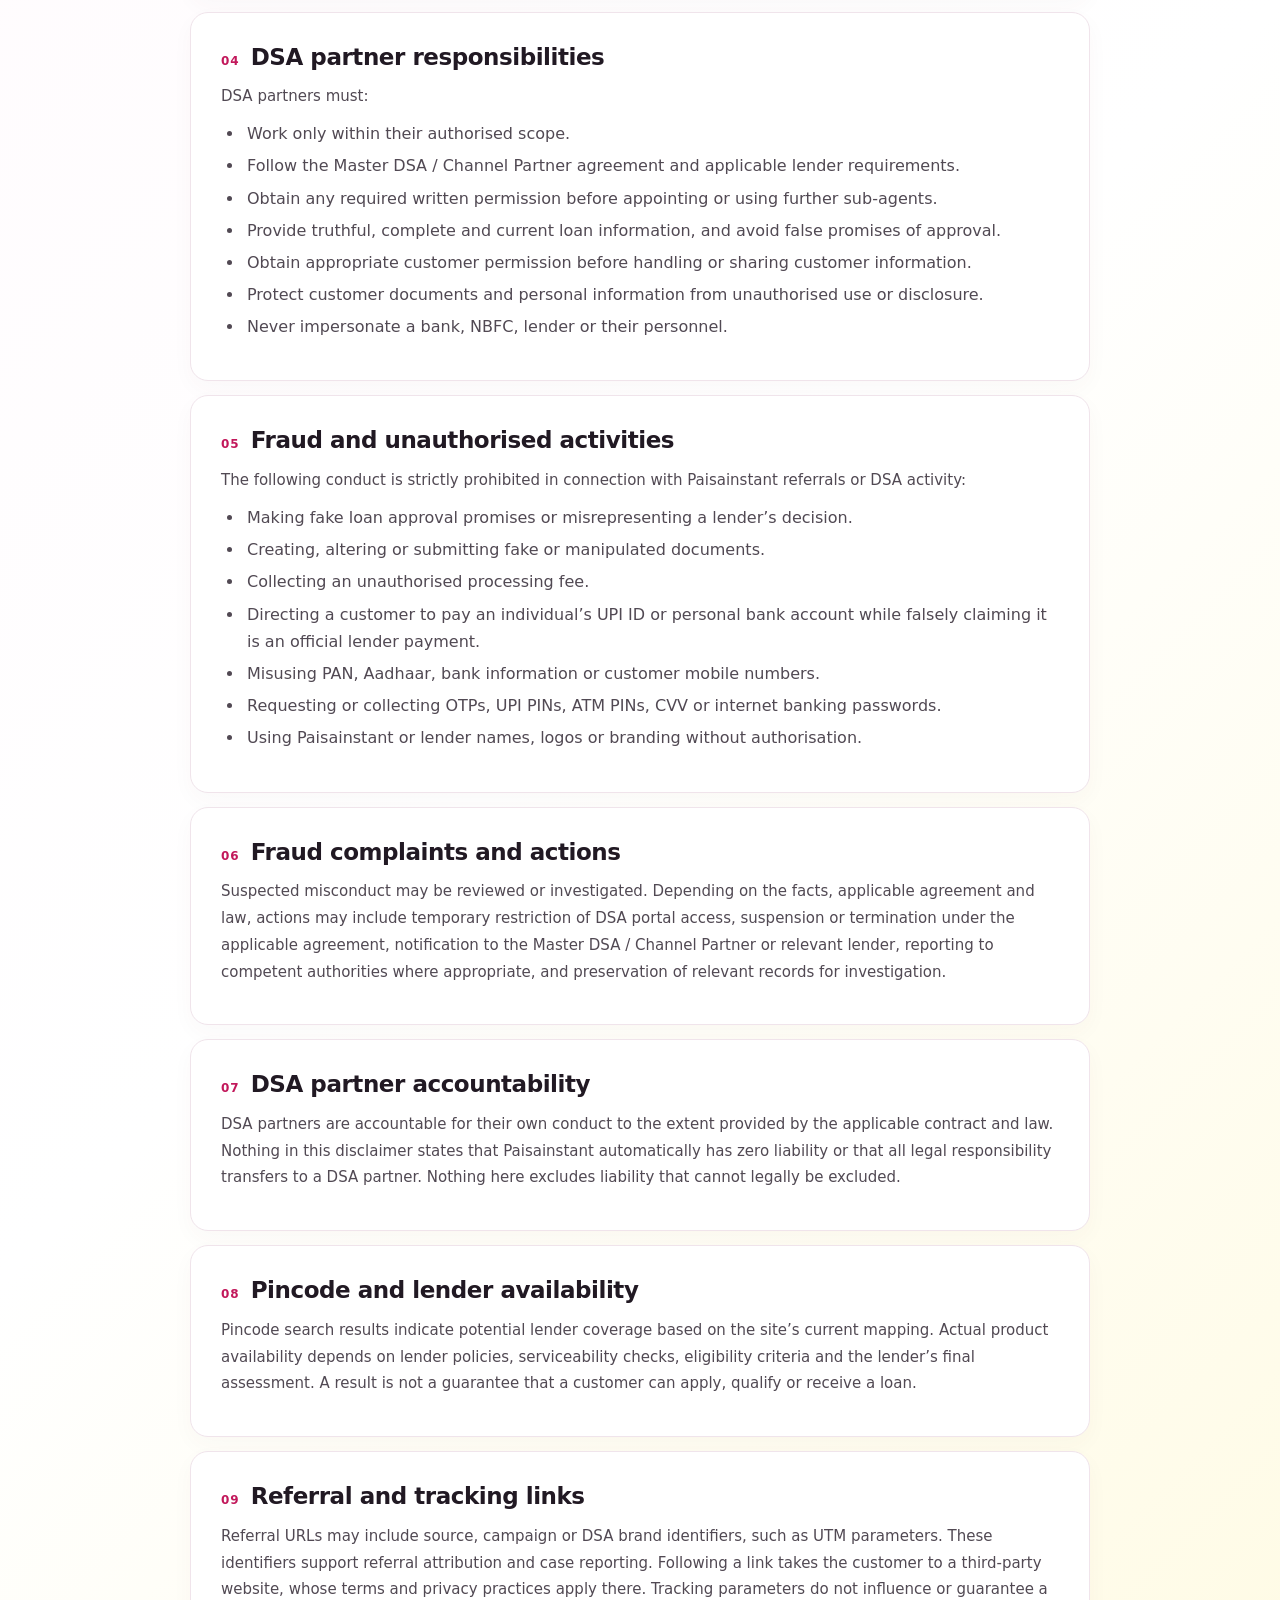
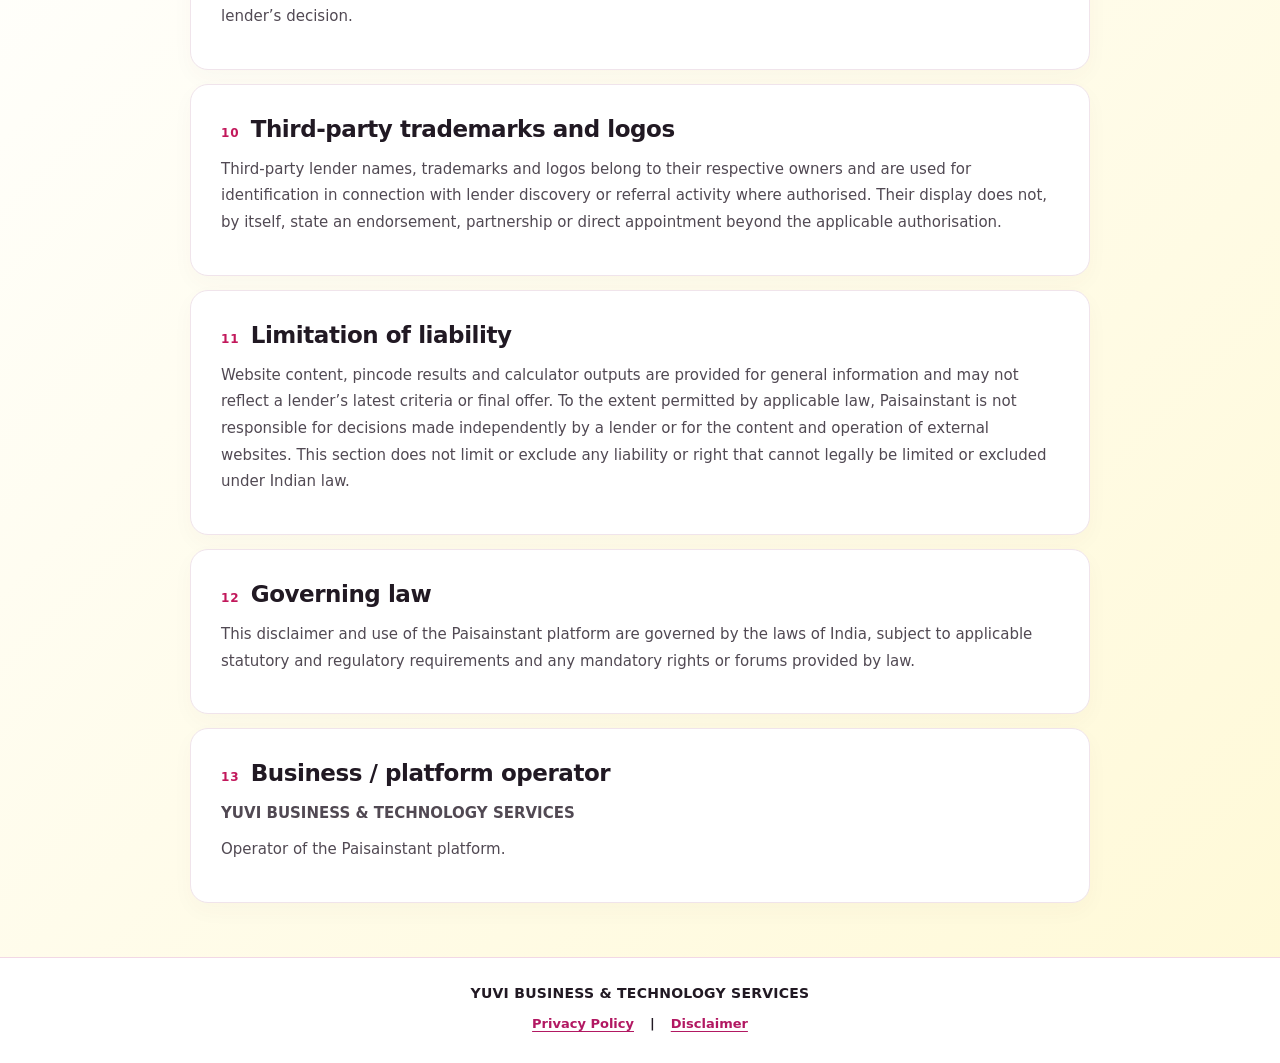
<file: disclaimer.html>
<!doctype html>
<html lang="en">
<head>
  <meta charset="utf-8">
  <meta name="viewport" content="width=device-width, initial-scale=1">
  <meta name="theme-color" content="#fff8fc">
  <meta name="description" content="Important information about Paisainstant lender referrals and DSA partner support.">
  <title>Disclaimer | Paisainstant</title>
  <style>
    :root{color-scheme:light;--pink:#ff2f92;--yellow:#ffd51a;--ink:#211923;--muted:#716975;--line:#eee3eb;--surface:#fff}
    *{box-sizing:border-box}
    html{scroll-behavior:smooth;scroll-padding-top:24px}
    body{margin:0;min-height:100vh;color:var(--ink);background:linear-gradient(135deg,#fff8fc 0%,#fff 52%,#fff9d6 100%);font-family:Inter,system-ui,-apple-system,BlinkMacSystemFont,"Segoe UI",sans-serif;line-height:1.7}
    a{color:#b21862;text-underline-offset:3px}
    a:focus-visible{outline:3px solid var(--pink);outline-offset:4px;border-radius:3px}
    .skip-link{position:absolute;left:12px;top:-60px;z-index:5;padding:10px 14px;border-radius:8px;background:var(--ink);color:#fff}
    .skip-link:focus{top:12px}
    .site-header{border-bottom:1px solid #f2d8e5;background:#ffffffed}
    .header-inner{width:min(100% - 36px,1040px);min-height:76px;margin:auto;display:flex;align-items:center;justify-content:space-between;gap:20px}
    .brand{display:inline-flex;align-items:center;gap:11px;color:var(--ink);font-size:20px;font-weight:900;letter-spacing:-.6px;text-decoration:none}
    .brand-mark{display:grid;width:42px;height:42px;place-items:center;border-radius:14px;background:linear-gradient(145deg,var(--yellow),var(--pink));box-shadow:0 7px 16px #d69abb44;font-size:23px}
    .brand-name span{color:var(--pink)}
    .page-label{color:#a81761;font-size:11px;font-weight:900;letter-spacing:1.5px;text-transform:uppercase}
    main{width:min(100% - 36px,900px);margin:42px auto 54px}
    .intro-card{padding:clamp(22px,5vw,42px);border:1px solid #f0d7e4;border-bottom:5px solid var(--yellow);border-radius:24px;background:#fff;box-shadow:0 18px 44px #53334c10}
    .eyebrow{color:#c2185b;font-size:11px;font-weight:900;letter-spacing:1.7px;text-transform:uppercase}
    h1{margin:8px 0 9px;font-size:clamp(32px,6vw,48px);line-height:1.08;letter-spacing:-1.6px}
    .lead{max-width:70ch;margin:0;color:#5e5660;font-size:16px;line-height:1.75}
    .updated{margin:14px 0 0;color:var(--muted);font-size:12px}
    .notice{margin:22px 0 0;padding:16px 18px;border-left:4px solid var(--pink);border-radius:0 14px 14px 0;background:#fff7fb;color:#473b47}
    .contents{margin:22px 0 28px;padding:20px 22px;border:1px solid #f3e5ed;border-radius:18px;background:#ffffffd9}
    .contents h2{margin:0 0 10px;font-size:16px}
    .contents ol{columns:2;column-gap:36px;margin:0;padding-left:22px}
    .contents li{break-inside:avoid;padding:2px 0;color:var(--pink)}
    .contents a{font-size:13px;font-weight:700}
    .policy-section{margin:14px 0;padding:clamp(20px,4vw,30px);border:1px solid #f0e4eb;border-radius:18px;background:#fff;box-shadow:0 8px 22px #53334c08;scroll-margin-top:18px}
    .policy-section h2{display:flex;align-items:baseline;gap:11px;margin:0 0 11px;font-size:clamp(19px,3.3vw,23px);line-height:1.3;letter-spacing:-.45px}
    .section-number{flex:none;color:#c2185b;font-size:12px;font-weight:900;letter-spacing:1px}
    .policy-section p{margin:9px 0;color:#514953;font-size:15px;line-height:1.78}
    .policy-section ul{margin:10px 0;padding-left:23px;color:#514953}
    .policy-section li{margin:5px 0;padding-left:3px;line-height:1.7}
    .operator{font-weight:900;color:#9b185a}
    .legal-footer{padding:24px 18px 28px;border-top:1px solid #f2d8e5;background:#fff;text-align:center}
    .operator-name{margin:0 0 8px;color:var(--ink);font-size:14px;font-weight:900;letter-spacing:.25px}
    .footer-links{display:flex;justify-content:center;gap:16px;flex-wrap:wrap;font-size:13px;font-weight:800}
    @media(max-width:560px){.header-inner{width:calc(100% - 28px);min-height:68px}.brand{gap:8px;font-size:18px}.brand-mark{width:38px;height:38px;border-radius:12px;font-size:21px}.page-label{font-size:9px;letter-spacing:1px}main{width:calc(100% - 28px);margin:25px auto 36px}.intro-card{border-radius:19px}.contents{padding:17px}.contents ol{columns:1}.policy-section{border-radius:15px}.policy-section p,.policy-section ul{font-size:14px}}
    @media(prefers-reduced-motion:reduce){html{scroll-behavior:auto}}
  </style>
</head>
<body>
  <a class="skip-link" href="#main-content">Skip to disclaimer</a>
  <header class="site-header">
    <div class="header-inner">
      <a class="brand" href="index.html" aria-label="Paisainstant home"><span class="brand-mark" aria-hidden="true">₹</span><span class="brand-name">Paisa<span>instant</span></span></a>
      <span class="page-label">Disclaimer</span>
    </div>
  </header>
  <main id="main-content">
    <div class="intro-card">
      <span class="eyebrow">Platform and partner information</span>
      <h1>Disclaimer</h1>
      <p class="lead">Please review the following information before using Paisainstant referral links or participating as a DSA partner.</p>
      <p class="updated">Last updated: 31 October 2026</p>
      <div class="notice">Paisainstant provides discovery, referral and partner-support information. A referral, pincode result or portal listing is not a loan approval or a promise of eligibility.</div>
    </div>
    <nav class="contents" aria-label="Disclaimer contents">
      <h2>On this page</h2>
      <ol>
        <li><a href="#nature">Nature of Paisainstant</a></li>
        <li><a href="#approval">No loan approval guarantee</a></li>
        <li><a href="#lenders">Third-party lenders</a></li>
        <li><a href="#dsa-duties">DSA partner responsibilities</a></li>
        <li><a href="#prohibited">Fraud and unauthorised activities</a></li>
        <li><a href="#complaints">Fraud complaints and actions</a></li>
        <li><a href="#accountability">DSA partner accountability</a></li>
        <li><a href="#availability">Pincode and lender availability</a></li>
        <li><a href="#referrals">Referral and tracking links</a></li>
        <li><a href="#trademarks">Third-party trademarks and logos</a></li>
        <li><a href="#liability">Limitation of liability</a></li>
        <li><a href="#law">Governing law</a></li>
        <li><a href="#operator">Business / platform operator</a></li>
      </ol>
    </nav>

    <section class="policy-section" id="nature" aria-labelledby="heading-nature"><h2 id="heading-nature"><span class="section-number">01</span> Nature of Paisainstant</h2><p>Paisainstant is a loan discovery, lender referral and DSA partner-support platform operated by <span class="operator">YUVI BUSINESS &amp; TECHNOLOGY SERVICES</span>. Its DSA network works under a written arrangement with a Master DSA / Channel Partner and within the permissions and any additional authorisations required by the relevant lender and applicable law.</p><p>Paisainstant is not a bank or NBFC and does not independently sanction or disburse loans. A lender listing or referral does not mean Paisainstant has a direct appointment from that lender unless separately authorised and established.</p></section>
    <section class="policy-section" id="approval" aria-labelledby="heading-approval"><h2 id="heading-approval"><span class="section-number">02</span> No loan approval guarantee</h2><p>Paisainstant does not independently approve, sanction or disburse loans. The relevant lender makes all final decisions, including decisions about eligibility, credit assessment, approval, loan amount, pricing and disbursement. A referral, pincode result, DSA login or indicative calculator result does not guarantee an offer or approval.</p></section>
    <section class="policy-section" id="lenders" aria-labelledby="heading-lenders"><h2 id="heading-lenders"><span class="section-number">03</span> Third-party lenders</h2><p>Loan products are offered and governed by the relevant lender’s terms. Customers should review the lender’s official Key Facts Statement (KFS), loan agreement and disclosures, including the interest rate, Annual Percentage Rate (APR), fees, EMI, repayment schedule, charges and applicable terms, before proceeding.</p></section>
    <section class="policy-section" id="dsa-duties" aria-labelledby="heading-dsa-duties"><h2 id="heading-dsa-duties"><span class="section-number">04</span> DSA partner responsibilities</h2><p>DSA partners must:</p><ul><li>Work only within their authorised scope.</li><li>Follow the Master DSA / Channel Partner agreement and applicable lender requirements.</li><li>Obtain any required written permission before appointing or using further sub-agents.</li><li>Provide truthful, complete and current loan information, and avoid false promises of approval.</li><li>Obtain appropriate customer permission before handling or sharing customer information.</li><li>Protect customer documents and personal information from unauthorised use or disclosure.</li><li>Never impersonate a bank, NBFC, lender or their personnel.</li></ul></section>
    <section class="policy-section" id="prohibited" aria-labelledby="heading-prohibited"><h2 id="heading-prohibited"><span class="section-number">05</span> Fraud and unauthorised activities</h2><p>The following conduct is strictly prohibited in connection with Paisainstant referrals or DSA activity:</p><ul><li>Making fake loan approval promises or misrepresenting a lender’s decision.</li><li>Creating, altering or submitting fake or manipulated documents.</li><li>Collecting an unauthorised processing fee.</li><li>Directing a customer to pay an individual’s UPI ID or personal bank account while falsely claiming it is an official lender payment.</li><li>Misusing PAN, Aadhaar, bank information or customer mobile numbers.</li><li>Requesting or collecting OTPs, UPI PINs, ATM PINs, CVV or internet banking passwords.</li><li>Using Paisainstant or lender names, logos or branding without authorisation.</li></ul></section>
    <section class="policy-section" id="complaints" aria-labelledby="heading-complaints"><h2 id="heading-complaints"><span class="section-number">06</span> Fraud complaints and actions</h2><p>Suspected misconduct may be reviewed or investigated. Depending on the facts, applicable agreement and law, actions may include temporary restriction of DSA portal access, suspension or termination under the applicable agreement, notification to the Master DSA / Channel Partner or relevant lender, reporting to competent authorities where appropriate, and preservation of relevant records for investigation.</p></section>
    <section class="policy-section" id="accountability" aria-labelledby="heading-accountability"><h2 id="heading-accountability"><span class="section-number">07</span> DSA partner accountability</h2><p>DSA partners are accountable for their own conduct to the extent provided by the applicable contract and law. Nothing in this disclaimer states that Paisainstant automatically has zero liability or that all legal responsibility transfers to a DSA partner. Nothing here excludes liability that cannot legally be excluded.</p></section>
    <section class="policy-section" id="availability" aria-labelledby="heading-availability"><h2 id="heading-availability"><span class="section-number">08</span> Pincode and lender availability</h2><p>Pincode search results indicate potential lender coverage based on the site’s current mapping. Actual product availability depends on lender policies, serviceability checks, eligibility criteria and the lender’s final assessment. A result is not a guarantee that a customer can apply, qualify or receive a loan.</p></section>
    <section class="policy-section" id="referrals" aria-labelledby="heading-referrals"><h2 id="heading-referrals"><span class="section-number">09</span> Referral and tracking links</h2><p>Referral URLs may include source, campaign or DSA brand identifiers, such as UTM parameters. These identifiers support referral attribution and case reporting. Following a link takes the customer to a third-party website, whose terms and privacy practices apply there. Tracking parameters do not influence or guarantee a lender’s decision.</p></section>
    <section class="policy-section" id="trademarks" aria-labelledby="heading-trademarks"><h2 id="heading-trademarks"><span class="section-number">10</span> Third-party trademarks and logos</h2><p>Third-party lender names, trademarks and logos belong to their respective owners and are used for identification in connection with lender discovery or referral activity where authorised. Their display does not, by itself, state an endorsement, partnership or direct appointment beyond the applicable authorisation.</p></section>
    <section class="policy-section" id="liability" aria-labelledby="heading-liability"><h2 id="heading-liability"><span class="section-number">11</span> Limitation of liability</h2><p>Website content, pincode results and calculator outputs are provided for general information and may not reflect a lender’s latest criteria or final offer. To the extent permitted by applicable law, Paisainstant is not responsible for decisions made independently by a lender or for the content and operation of external websites. This section does not limit or exclude any liability or right that cannot legally be limited or excluded under Indian law.</p></section>
    <section class="policy-section" id="law" aria-labelledby="heading-law"><h2 id="heading-law"><span class="section-number">12</span> Governing law</h2><p>This disclaimer and use of the Paisainstant platform are governed by the laws of India, subject to applicable statutory and regulatory requirements and any mandatory rights or forums provided by law.</p></section>
    <section class="policy-section" id="operator" aria-labelledby="heading-operator"><h2 id="heading-operator"><span class="section-number">13</span> Business / platform operator</h2><p class="operator">YUVI BUSINESS &amp; TECHNOLOGY SERVICES</p><p>Operator of the Paisainstant platform.</p></section>
  </main>
  <footer class="legal-footer">
    <p class="operator-name">YUVI BUSINESS &amp; TECHNOLOGY SERVICES</p>
    <nav class="footer-links" aria-label="Legal pages"><a href="privacy-policy.html">Privacy Policy</a><span aria-hidden="true">|</span><a href="disclaimer.html" aria-current="page">Disclaimer</a></nav>
  </footer>
</body>
</html>
</file>
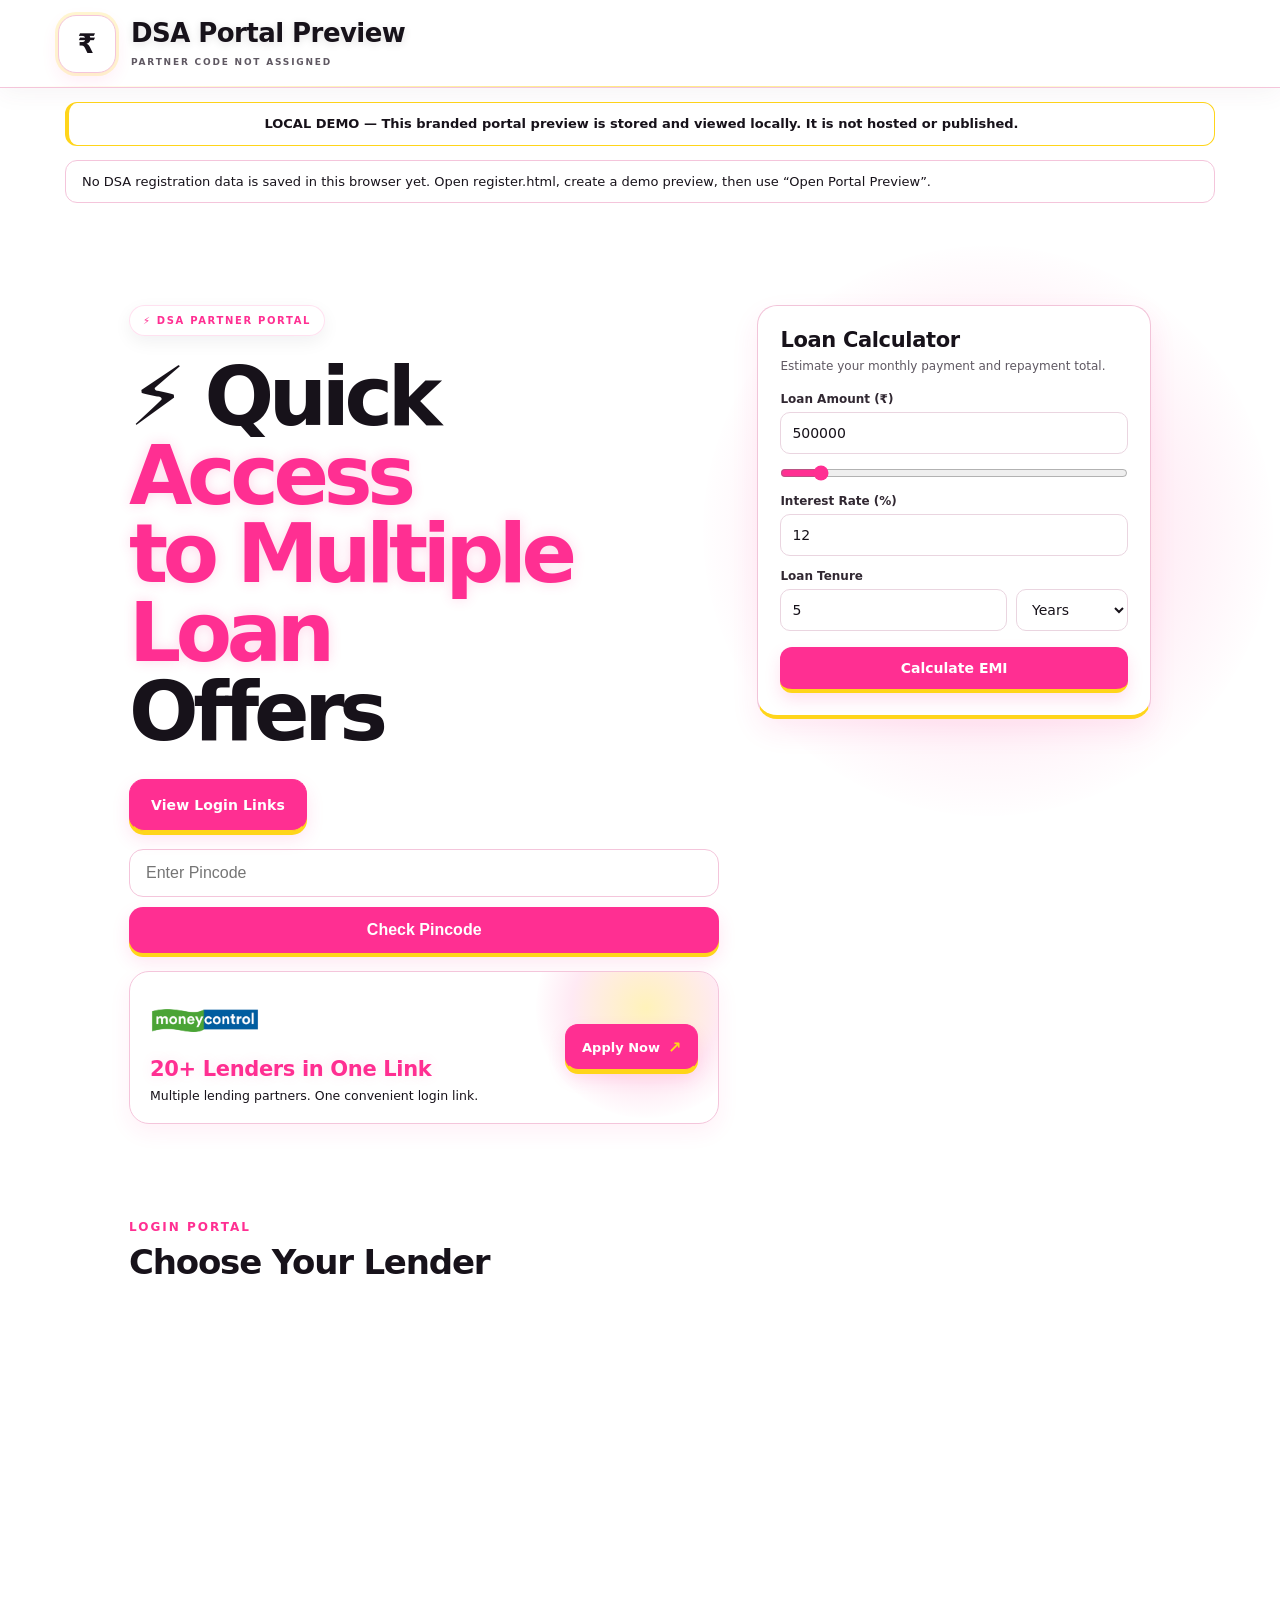
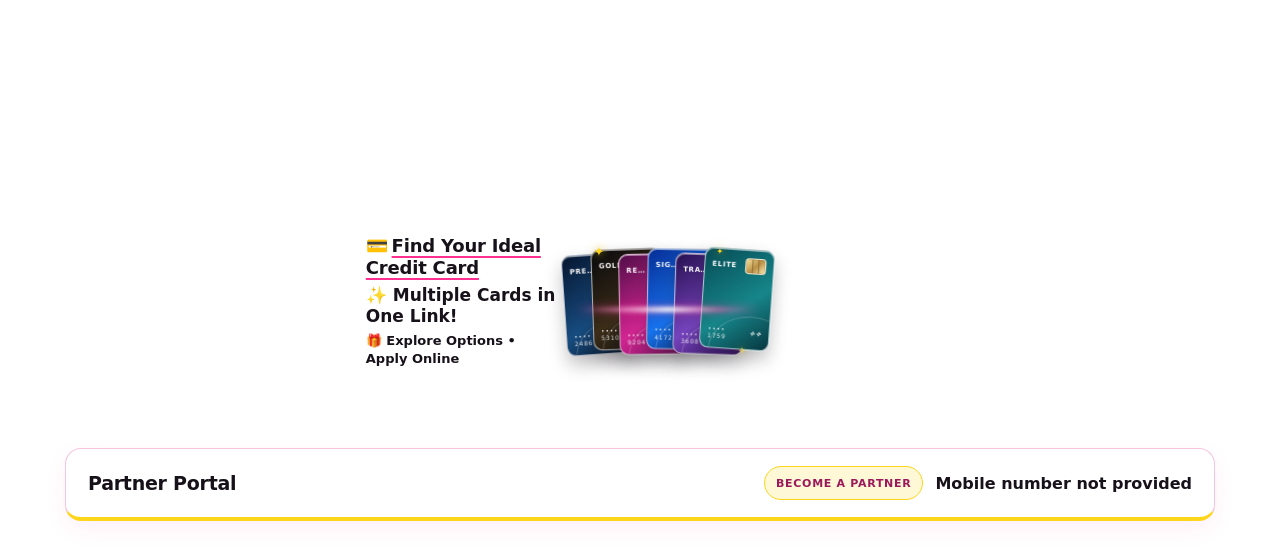
<file: portal.html>
<!doctype html>
<html lang="en">
<head>
<meta charset="utf-8">
<meta name="viewport" content="width=device-width,initial-scale=1">
<meta name="description" content="Local DSA branded portal demo">
<title>DSA Branded Portal | Local Demo</title>
<link rel="stylesheet" href="/style.css">
<style>
  /* Fixed portal palette; registration data only supplies the name, logo, and contact number. */
  :root{color-scheme:light;--pink:#ff2f92;--yellow:#ffd51a;--ink:#17121a;--muted:#706874;--card:#fff;--line:#eee5ec}
  .header{height:auto;min-height:88px;gap:20px;padding:14px clamp(18px,5vw,58px);background:#fff;border-bottom:1px solid #f4e4ec;box-shadow:0 6px 22px #5c344b0d}
  .brand{min-width:0;flex:1;gap:15px}
  .brand-mark{display:grid;flex:0 0 58px;width:58px;height:58px;place-items:center;overflow:hidden;padding:5px;border:1px solid #f0d7e4;border-radius:18px;background:linear-gradient(145deg,#fff7fb,#fffdf2);box-shadow:0 0 0 3px #ffd51a22,0 7px 18px #ff2f9217}
  .brand-mark.has-logo{padding:5px}
  .brand-copy{min-width:0}
  .brand-copy strong{display:block;overflow-wrap:anywhere;color:#211923;font-size:clamp(19px,2.6vw,26px);font-weight:850;line-height:1.14;letter-spacing:-.55px}
  .brand-copy small{display:block;margin-top:5px;color:#796d78;font-size:9px;font-weight:800;letter-spacing:1.8px}
  .header .join-mini{display:inline-flex;flex:0 0 auto;align-items:center;justify-content:center;max-width:48%;min-height:46px;padding:10px 17px;border:1px solid #f1b8d3;border-bottom:3px solid #ffd51a;border-radius:14px;background:#fff7fb;background-image:none;box-shadow:0 5px 12px #ff2f9214;color:#a81761;font-size:13px;font-weight:850;line-height:1.25;text-align:center;text-decoration:none;white-space:nowrap;overflow-wrap:anywhere;transition:transform .18s ease,box-shadow .18s ease}
  .header .join-mini:hover{transform:translateY(-2px);background:#fff7fb;background-image:none;box-shadow:0 8px 16px #ff2f9222;color:#941253}
  .header .join-mini:focus-visible{outline:3px solid #ffd51a;outline-offset:3px}
  .brand-mark .brand-logo{display:none;width:100%;height:100%;object-fit:contain}
  .brand-mark.has-logo .brand-logo{display:block}
  .brand-mark.has-logo .brand-mark-fallback{display:none}
  .hero{grid-template-columns:minmax(0,1fr)}
  .hero-copy{width:100%;max-width:820px;margin-inline:auto}
  #lenders{scroll-margin-top:94px}
  .demo-local-warning,.demo-data-notice{max-width:1150px;margin:14px auto;padding:11px 16px;border-radius:12px;font-size:13px;line-height:1.5}
  .demo-local-warning{border:1px solid #f2dfa0;background:#fff9df;color:#584814;font-weight:800;text-align:center}
  .demo-data-notice{border:1px solid #f0c3d9;background:#fff7fb;color:#793252}
  [hidden]{display:none!important}
  @media(max-width:560px){.header{height:auto;min-height:64px;flex-wrap:nowrap;align-items:center;gap:8px;padding:8px 12px}.brand{flex:1 1 auto;min-width:0;gap:8px}.brand-mark{flex:0 0 42px;width:42px;height:42px;border-radius:13px;padding:4px}.brand-copy{min-width:0}.brand-copy strong{font-size:clamp(16px,4.5vw,19px);line-height:1.08;letter-spacing:-.4px;white-space:nowrap}.brand-copy small{margin-top:3px;font-size:7px;letter-spacing:1px;white-space:nowrap}.header .join-mini{flex:0 0 auto;width:auto;max-width:44%;min-height:36px;margin:0;padding:7px 9px;border-radius:11px;font-size:10px;line-height:1.15;white-space:normal;overflow-wrap:anywhere}.demo-local-warning,.demo-data-notice{margin:12px 4%;padding:10px 12px;font-size:12px}}

  /* Final, portal-only theme overrides. DSA registration data never supplies colors. */
  #white-label-demo{color-scheme:light;--pink:#ff2f92;--yellow:#ffd51a;--ink:#17121a;--muted:#5f5862;--card:#ffffff;--line:#f4c5db;background:#ffffff!important;background-image:none!important;color:#17121a!important}
  #white-label-demo :is(main,.hero,#lenders,.section-head,.grid,.pin-check,#pinResults,.moneycontrol-card,.grid .card,.pin-lender){background:#ffffff!important;background-image:none!important;color:#17121a!important}
  #white-label-demo .header{background:#ffffff!important;background-image:none!important;border-color:#f4c5db!important;color:#17121a!important}
  #white-label-demo .brand-mark{background:#ffffff!important;border-color:#f4c5db!important;box-shadow:0 0 0 3px #ffd51a33,0 7px 18px #ff2f9217!important}
  #white-label-demo .brand-copy strong,#white-label-demo h2,#white-label-demo h3,#white-label-demo .card p,#white-label-demo .moneycontrol-description{color:#17121a!important}
  #white-label-demo .brand-copy small,#white-label-demo p{color:#5f5862}
  #white-label-demo .pill,#white-label-demo .eyebrow,#white-label-demo .moneycontrol-highlight{color:#ff2f92!important}
  #white-label-demo .hero h1 em{background:none!important;background-image:none!important;color:#ff2f92!important;-webkit-text-fill-color:#ff2f92!important}
  #white-label-demo .demo-local-warning{background:#ffffff!important;background-image:none!important;border:1px solid #ffd51a!important;border-left:4px solid #ffd51a!important;color:#17121a!important}
  #white-label-demo .demo-data-notice{background:#ffffff!important;background-image:none!important;border:1px solid #f4c5db!important;color:#17121a!important}
  #white-label-demo .grid .card,#white-label-demo .moneycontrol-card,#white-label-demo .pin-lender{border:1px solid #f4c5db!important;box-shadow:0 8px 22px #ff2f9212!important}
  #white-label-demo .grid .card.featured{border:2px solid #ffd51a!important}
  #white-label-demo .pin-check input{background:#ffffff!important;background-image:none!important;border:1px solid #f4c5db!important;color:#17121a!important}
  #white-label-demo .pin-check input:focus{border-color:#ff2f92!important;box-shadow:0 0 0 3px #ffd51a55!important}
  #white-label-demo :is(.btn.primary,.btn.ghost,.header .join-mini,.moneycontrol-apply,.grid .card .apply,.pin-check button,.float a){background:#ff2f92!important;background-image:none!important;border-color:#ff2f92!important;border-bottom-color:#ffd51a!important;color:#ffffff!important;box-shadow:0 4px 0 #ffd51a,0 8px 18px #ff2f9222!important}
  #white-label-demo :is(.btn.primary,.btn.ghost,.header .join-mini,.moneycontrol-apply,.grid .card .apply,.pin-check button,.float a):hover{background:#ff2f92!important;background-image:none!important;color:#ffffff!important;box-shadow:0 5px 0 #ffd51a,0 11px 22px #ff2f9230!important}
  #white-label-demo :is(.btn.primary,.btn.ghost,.header .join-mini,.moneycontrol-apply,.grid .card .apply,.pin-check button):focus-visible{outline:3px solid #ffd51a!important;outline-offset:3px}
  #white-label-demo .site-footer,#white-label-demo footer{background:#ffffff!important;background-image:none!important;border-top:1px solid #f4c5db!important;color:#17121a!important}
  #white-label-demo .site-footer a,#white-label-demo footer a{color:#ff2f92!important}
  #white-label-demo .cta{background:#ffffff!important;background-image:none!important;border:1px solid #f4c5db!important;color:#17121a!important}
  #white-label-demo .cta h2,#white-label-demo .cta p{color:#17121a!important}
  /* Match the Moneycontrol promo card's full-width promo sizing and spacing. */
  #white-label-demo .grid .credit-card-promo{grid-column:1/-1;justify-self:center;width:100%;max-width:820px;min-height:130px;display:flex;align-items:center;justify-content:space-between;gap:18px;padding:18px 20px;border-radius:20px}
  #white-label-demo .credit-card-promo-copy{position:relative;z-index:1;min-width:0}
  #white-label-demo .credit-card-promo h3{margin:0;color:#17121a;font-size:17px;font-weight:850;letter-spacing:-.2px;line-height:1.2}
  #white-label-demo .credit-card-promo h3{font-size:18px}
  #white-label-demo .credit-card-promo .credit-card-highlight{margin:6px 0 0;color:#ff2f92;font-size:17px;font-weight:900;line-height:1.25}
  #white-label-demo .credit-card-promo .credit-card-subtitle{margin:5px 0 0;color:#5f5862;font-size:13px;font-weight:700;line-height:1.4}
  #white-label-demo .credit-card-emoji{display:inline-block;margin-right:4px;animation:credit-card-float 2.8s ease-in-out infinite}
  #white-label-demo .grid .credit-card-promo{transition:box-shadow .35s ease,border-color .35s ease}
  #white-label-demo .grid .credit-card-promo:hover{border-color:#ff2f92!important;box-shadow:0 0 0 2px #ffd51a55,0 14px 30px #ff2f9233!important}
  #white-label-demo .credit-card-promo .apply{display:inline-flex;flex:0 0 auto;align-items:center;justify-content:center;min-height:46px;padding:0 16px;border-radius:13px;transition:transform .2s ease,box-shadow .2s ease}
  #white-label-demo .credit-card-promo .apply:hover{transform:translateY(-2px);box-shadow:0 6px 0 #ffd51a,0 11px 20px #ff2f9233!important}
  @keyframes credit-card-float{0%,100%{transform:translateY(0)}50%{transform:translateY(-3px)}}
  #white-label-demo .credit-card-promo-copy{flex:0 1 275px}
  #white-label-demo .credit-card-stack{position:relative;isolation:isolate;flex:1 1 250px;min-width:0;height:126px;overflow:visible;perspective:850px}
  #white-label-demo .credit-card-stack::before{position:absolute;inset:8% 5%;z-index:-1;border:2px solid #ff74bd88;border-radius:50%;background:radial-gradient(ellipse,transparent 50%,#ff2f9212 67%,transparent 73%);box-shadow:0 0 12px #ff2f9248,inset 0 0 12px #ff2f9225;content:"";transform:rotate(-5deg);animation:card-ring-pulse 4.8s ease-in-out infinite}
  #white-label-demo .credit-card-stack::after{position:absolute;top:54%;left:0;z-index:7;width:100%;height:5px;border-radius:50%;background:linear-gradient(90deg,transparent,#ff8bc9aa 20%,#fff 50%,#ff67b8aa 78%,transparent);box-shadow:0 0 9px #ff2f9299;content:"";filter:blur(2px);pointer-events:none;animation:card-trail 5.8s ease-in-out infinite}
  #white-label-demo .bank-card{position:absolute;top:var(--card-y);left:var(--card-x);display:flex;width:70px;height:101px;flex-direction:column;justify-content:space-between;overflow:hidden;padding:8px 7px;border:1px solid #ffffffa6;border-radius:9px;color:#fff;box-shadow:0 9px 17px #17121a42,inset 0 1px 0 #ffffff85;backface-visibility:hidden;transform:translate(-50%,-50%) rotate(var(--card-angle));animation:bank-card-float 5.2s ease-in-out infinite;animation-delay:var(--card-delay);will-change:transform}
  #white-label-demo .bank-card::before{position:absolute;inset:-45% -20%;z-index:0;background:linear-gradient(112deg,transparent 34%,#ffffff60 48%,transparent 61%);content:"";transform:translateX(-85%);animation:card-sheen 6.2s ease-in-out infinite;animation-delay:var(--card-delay)}
  #white-label-demo .bank-card::after{position:absolute;right:-24px;bottom:-37px;width:82px;height:68px;border:1px solid #ffffff32;border-radius:50%;content:""}
  #white-label-demo .bank-card-top,#white-label-demo .bank-card-bottom{position:relative;z-index:1;display:flex;align-items:center;justify-content:space-between;gap:8px}
  #white-label-demo .bank-card-name{overflow:hidden;font-size:7px;font-weight:900;letter-spacing:.65px;text-overflow:ellipsis;white-space:nowrap}
  #white-label-demo .bank-chip{position:relative;width:21px;height:16px;flex:0 0 auto;border:1px solid #ffffffa6;border-radius:4px;background:linear-gradient(135deg,#f8e7a2,#b98e43 52%,#fff1b8);box-shadow:inset 0 0 0 1px #71562835}
  #white-label-demo .bank-chip::after{position:absolute;inset:0 33%;border-right:1px solid #8e7139;border-left:1px solid #8e7139;content:""}
  #white-label-demo .bank-card-number{font-size:6px;letter-spacing:.8px;opacity:.9}
  #white-label-demo .bank-card-mark{font-size:7px;font-style:italic;font-weight:950;letter-spacing:.5px}
  #white-label-demo .bank-card--navy{--card-x:11%;--card-y:52%;--card-angle:-4deg;--card-delay:-.3s;z-index:1;background:linear-gradient(145deg,#061630,#164c80 58%,#07101d)}
  #white-label-demo .bank-card--gold{--card-x:27%;--card-y:48%;--card-angle:-2deg;--card-delay:-1s;z-index:2;background:linear-gradient(145deg,#08090c,#3b2d18 58%,#09090b)}
  #white-label-demo .bank-card--magenta{--card-x:42%;--card-y:52%;--card-angle:-1deg;--card-delay:-1.7s;z-index:3;background:linear-gradient(145deg,#500d48,#d22591 58%,#751460)}
  #white-label-demo .bank-card--blue{--card-x:58%;--card-y:48%;--card-angle:1deg;--card-delay:-2.4s;z-index:4;background:linear-gradient(145deg,#062d95,#1673ee 58%,#081e55)}
  #white-label-demo .bank-card--purple{--card-x:73%;--card-y:52%;--card-angle:2deg;--card-delay:-3.1s;z-index:5;background:linear-gradient(145deg,#261050,#7543bd 58%,#32115b)}
  #white-label-demo .bank-card--teal{--card-x:89%;--card-y:48%;--card-angle:4deg;--card-delay:-3.8s;z-index:6;background:linear-gradient(145deg,#064b55,#16868a 58%,#07363f)}
  #white-label-demo .card-sparkle{position:absolute;z-index:8;color:#ffd51a;text-shadow:0 0 8px #ffd51a;animation:card-sparkle 3.2s ease-in-out infinite}
  #white-label-demo .card-sparkle--one{top:4%;left:8%;font-size:13px;animation-delay:-.6s}
  #white-label-demo .card-sparkle--two{right:6%;bottom:7%;font-size:10px;animation-delay:-1.8s}
  #white-label-demo .card-sparkle--three{top:6%;right:19%;font-size:8px;animation-delay:-2.6s}
  @keyframes bank-card-float{0%,100%{transform:translate(-50%,-50%) rotate(var(--card-angle)) translateY(0) translateZ(0)}50%{transform:translate(-50%,-50%) rotate(calc(var(--card-angle) + .8deg)) translateY(-3px) translateZ(4px)}}
  @keyframes card-sheen{0%,62%,100%{transform:translateX(-85%)}80%{transform:translateX(85%)}}
  @keyframes card-ring-pulse{0%,100%{opacity:.55;transform:rotate(-5deg) scale(.98)}50%{opacity:.95;transform:rotate(2deg) scale(1.02)}}
  @keyframes card-trail{0%,100%{opacity:.55;transform:translateY(5px) rotate(-4deg)}50%{opacity:1;transform:translateY(-5px) rotate(3deg)}}
  @keyframes card-sparkle{0%,100%{opacity:.2;transform:scale(.7) rotate(0)}50%{opacity:.9;transform:scale(1.05) rotate(18deg)}}
  @media(max-width:720px){#white-label-demo .grid .credit-card-promo{min-height:190px;align-items:stretch;flex-direction:column;gap:13px;padding:16px}.credit-card-promo .apply{width:100%;min-height:45px}}
  @media(max-width:720px){#white-label-demo .credit-card-promo-copy{flex:0 1 auto;max-width:66%;z-index:2}#white-label-demo .credit-card-promo h3{font-size:15px}#white-label-demo .credit-card-promo .credit-card-highlight{font-size:14px}#white-label-demo .credit-card-promo .credit-card-subtitle{font-size:11px}#white-label-demo .credit-card-stack{position:absolute;top:50%;right:0;width:46%;min-width:0;height:100px;flex:none;transform:translateY(-50%);opacity:.94}#white-label-demo .credit-card-stack::after{top:56%}#white-label-demo .bank-card{width:40px;height:61px;padding:5px 4px;border-radius:7px}#white-label-demo .bank-card-top,#white-label-demo .bank-card-bottom{gap:3px}#white-label-demo .bank-card-name{font-size:5px;letter-spacing:.2px}#white-label-demo .bank-chip{width:13px;height:10px}#white-label-demo .bank-card-number{font-size:4px;letter-spacing:.2px}#white-label-demo .bank-card-mark{font-size:5px}#white-label-demo .bank-card--navy{--card-x:12%;--card-y:51%;--card-angle:-3deg}#white-label-demo .bank-card--gold{--card-x:27%;--card-y:48%;--card-angle:-2deg}#white-label-demo .bank-card--magenta{--card-x:42%;--card-y:52%;--card-angle:-1deg}#white-label-demo .bank-card--blue{--card-x:58%;--card-y:48%;--card-angle:1deg}#white-label-demo .bank-card--purple{--card-x:73%;--card-y:52%;--card-angle:2deg}#white-label-demo .bank-card--teal{--card-x:88%;--card-y:49%;--card-angle:3deg}.credit-card-promo .apply{position:relative;z-index:3;margin-top:auto}}
  @media(max-width:420px){#white-label-demo .grid .credit-card-promo{min-height:185px;padding:11px;border-radius:16px;gap:10px}}
  @media(max-width:420px){#white-label-demo .credit-card-promo-copy{max-width:68%}#white-label-demo .credit-card-stack{right:0;width:44%;height:96px}#white-label-demo .bank-card{width:36px;height:56px;padding:4px 3px}#white-label-demo .bank-card-name{font-size:4.5px}#white-label-demo .bank-chip{width:11px;height:9px}#white-label-demo .bank-card-number{font-size:3.5px}#white-label-demo .card-sparkle--one{left:12%}}
  @media(prefers-reduced-motion:reduce){#white-label-demo .credit-card-emoji,#white-label-demo .bank-card,#white-label-demo .bank-card::before,#white-label-demo .credit-card-stack::before,#white-label-demo .credit-card-stack::after,#white-label-demo .card-sparkle{animation:none}#white-label-demo .grid .credit-card-promo,#white-label-demo .credit-card-promo .apply{transition:none}#white-label-demo .credit-card-promo .apply:hover{transform:none}}
  #white-label-demo .partner-footer{display:flex;max-width:1150px;align-items:center;justify-content:space-between;gap:18px;margin:0 auto 30px;padding:17px 22px;border:1px solid #f4c5db;border-bottom:4px solid #ffd51a;border-radius:16px;background:#fff;box-shadow:0 8px 22px #ff2f9212;color:#17121a}
  #white-label-demo .partner-footer-brand{min-width:0;overflow-wrap:anywhere;font-size:19px;font-weight:900;letter-spacing:-.25px}
  #white-label-demo .partner-footer-contact{display:flex;align-items:center;justify-content:flex-end;gap:12px;flex-wrap:wrap}
  #white-label-demo .partner-footer-label{display:inline-flex;align-items:center;min-height:34px;padding:7px 11px;border:1px solid #ffd51a;border-radius:999px;background:#fff8d7;color:#9b185a;font-size:11px;font-weight:900;letter-spacing:.7px}
  #white-label-demo .partner-footer-mobile{color:#17121a;font-size:16px;font-weight:850;overflow-wrap:anywhere}
  @media(max-width:560px){#white-label-demo .partner-footer{align-items:flex-start;flex-direction:column;gap:11px;margin:0 4% 22px;padding:15px 16px}#white-label-demo .partner-footer-contact{justify-content:flex-start;gap:8px}#white-label-demo .partner-footer-mobile{font-size:15px}}
  @media(min-width:901px){#white-label-demo .hero{grid-template-columns:minmax(0,1.2fr) minmax(320px,.8fr);align-items:start;gap:clamp(24px,3vw,38px)}#white-label-demo .hero-copy{max-width:none;margin:0}}
  #white-label-demo .loan-calculator{width:100%;padding:22px;border:1px solid #f2c4d9;border-radius:20px;border-bottom:4px solid #ffd51a;background:#fff;box-shadow:0 12px 28px #ff2f9217}
  #white-label-demo .loan-calculator h2{margin:0;color:#17121a;font-size:21px;font-weight:900;letter-spacing:-.35px}
  #white-label-demo .loan-calculator-intro{margin:5px 0 17px;color:#5f5862;font-size:12px;line-height:1.5}
  #white-label-demo .calculator-field{margin-top:13px}
  #white-label-demo .calculator-field label{display:block;margin-bottom:6px;color:#312832;font-size:12px;font-weight:800}
  #white-label-demo .calculator-input,#white-label-demo .calculator-select{width:100%;min-height:42px;padding:9px 11px;border:1px solid #ead5e0;border-radius:10px;background:#fff;color:#17121a;font:inherit;font-size:14px}
  #white-label-demo .calculator-input:focus,#white-label-demo .calculator-select:focus{outline:3px solid #ffd51a88;border-color:#ff2f92}
  #white-label-demo .calculator-range{display:block;width:100%;margin:11px 0 0;accent-color:#ff2f92}
  #white-label-demo .calculator-tenure{display:grid;grid-template-columns:minmax(0,1fr) 112px;gap:9px}
  #white-label-demo .calculate-emi{width:100%;min-height:46px;margin-top:16px;border:0;border-bottom:4px solid #ffd51a;border-radius:12px;background:#ff2f92;color:#fff;font:inherit;font-size:14px;font-weight:900;cursor:pointer;box-shadow:0 7px 16px #ff2f9225;transition:transform .18s ease,box-shadow .18s ease}
  #white-label-demo .calculate-emi:hover{transform:translateY(-2px);box-shadow:0 9px 20px #ff2f9235}
  #white-label-demo .calculate-emi:focus-visible{outline:3px solid #ffd51a;outline-offset:3px}
  #white-label-demo .calculator-results{display:grid;grid-template-columns:1fr;gap:8px;margin-top:16px}
  #white-label-demo .calculator-results[hidden],#white-label-demo .calculator-error[hidden],#white-label-demo .calculator-disclaimer[hidden]{display:none}
  #white-label-demo .calculator-result{display:flex;align-items:center;justify-content:space-between;gap:10px;padding:9px 11px;border:1px solid #f5dfeb;border-radius:10px;background:#fff9fc}
  #white-label-demo .calculator-result span{color:#5f5862;font-size:11px;font-weight:750}
  #white-label-demo .calculator-result strong{color:#a81761;font-size:14px;font-weight:900;text-align:right}
  #white-label-demo .calculator-result-primary{border-color:#f3c1d9;background:#fff5fa}
  #white-label-demo .calculator-result-primary strong{font-size:17px;color:#ff2f92}
  #white-label-demo .calculator-error{min-height:16px;margin:8px 0 0;color:#a81761;font-size:11px;font-weight:750}
  #white-label-demo .calculator-disclaimer{margin:12px 0 0;color:#706874;font-size:10px;line-height:1.45}
  @media(max-width:900px){#white-label-demo .loan-calculator{max-width:820px;margin:24px auto 0}}
  @media(max-width:560px){#white-label-demo .loan-calculator{padding:17px;border-radius:17px}#white-label-demo .calculator-results{grid-template-columns:1fr}#white-label-demo .calculator-tenure{grid-template-columns:minmax(0,1fr) 105px}}
</style>
</head>
<body id="white-label-demo">
<header class="header">
  <div class="brand">
    <span class="brand-mark" id="dsa-brand-mark" aria-hidden="true"><span class="brand-mark-fallback">₹</span><img class="brand-logo" id="dsa-logo" alt=""></span>
    <span class="brand-copy"><strong id="dsa-brand-name">DSA Portal Preview</strong><small id="dsa-partner-code">PARTNER CODE NOT ASSIGNED</small></span>
  </div>
  <a class="join-mini" id="dsa-whatsapp-header" href="#" target="_blank" rel="noopener" hidden><span id="dsa-whatsapp-label"></span></a>
</header>

<div class="demo-local-warning">LOCAL DEMO — This branded portal preview is stored and viewed locally. It is not hosted or published.</div>
<aside class="demo-data-notice" id="demo-data-notice" role="status">No DSA registration data is saved in this browser yet. Open register.html, create a demo preview, then use “Open Portal Preview”.</aside>

<main>
<section class="hero">
  <div class="hero-copy">
    <span class="pill">⚡ DSA PARTNER PORTAL</span>
    <h1><span class="hero-heading-word hero-heading-word--1">⚡ Quick</span> <em><span class="hero-heading-word hero-heading-word--2 hero-heading-word--accent">Access</span> <span class="hero-heading-word hero-heading-word--3 hero-heading-word--accent">to Multiple Loan</span></em> <span class="hero-heading-word hero-heading-word--4">Offers</span></h1>
    <div class="hero-actions">
  <a href="#lenders" class="btn primary">View Login Links</a>
  <a href="#" id="dsa-whatsapp-support" class="btn ghost" hidden>Partner Register</a>
</div>

<div class="pin-check">
  <input id="pinInput" type="text" inputmode="numeric" maxlength="6" placeholder="Enter Pincode">
  <button onclick="checkPin()">Check Pincode</button>
  <div id="pinResults"></div>
</div>
<article class="moneycontrol-card">
  <div class="moneycontrol-card-copy">
    <h2><img class="moneycontrol-logo" src="/moneycontrol-logo.png" alt="Moneycontrol"></h2>
    <p class="moneycontrol-highlight">20+ Lenders in One Link</p>
    <p class="moneycontrol-description">Multiple lending partners. One convenient login link.</p>
  </div>
  <a class="moneycontrol-apply" id="moneycontrol-apply" href="https://www.moneycontrolpay.com/?utm_source=PAISAINSTANT&amp;utm_campaign=Login" target="_blank" rel="noopener">Apply Now <span aria-hidden="true">↗</span></a>
</article>
  </div>
  <aside class="loan-calculator" aria-labelledby="loan-calculator-title">
    <h2 id="loan-calculator-title">Loan Calculator</h2>
    <p class="loan-calculator-intro">Estimate your monthly payment and repayment total.</p>
    <div class="calculator-field">
      <label for="loan-amount">Loan Amount (₹)</label>
      <input class="calculator-input" id="loan-amount" type="number" min="10000" max="5000000" step="10000" value="500000" inputmode="numeric">
      <input class="calculator-range" id="loan-amount-range" type="range" min="10000" max="5000000" step="10000" value="500000" aria-label="Adjust loan amount">
    </div>
    <div class="calculator-field">
      <label for="interest-rate">Interest Rate (%)</label>
      <input class="calculator-input" id="interest-rate" type="number" min="0" max="60" step="0.1" value="12" inputmode="decimal">
    </div>
    <div class="calculator-field">
      <label for="loan-tenure">Loan Tenure</label>
      <div class="calculator-tenure">
        <input class="calculator-input" id="loan-tenure" type="number" min="1" max="360" step="1" value="5" inputmode="numeric">
        <select class="calculator-select" id="loan-tenure-unit" aria-label="Tenure unit">
          <option value="months">Months</option>
          <option value="years" selected>Years</option>
        </select>
      </div>
    </div>
    <button class="calculate-emi" id="calculate-emi" type="button">Calculate EMI</button>
    <p class="calculator-error" id="calculator-error" role="status" aria-live="polite" hidden></p>
    <div class="calculator-results" aria-live="polite" hidden>
      <div class="calculator-result calculator-result-primary"><span>Monthly EMI</span><strong id="monthly-emi">—</strong></div>
      <div class="calculator-result"><span>Total Interest</span><strong id="total-interest">—</strong></div>
      <div class="calculator-result"><span>Total Repayment</span><strong id="total-repayment">—</strong></div>
    </div>
    <p class="calculator-disclaimer" hidden>Illustrative calculation only. Actual EMI may vary by lender terms.</p>
  </aside>
</section>

<section id="lenders" class="section">
  <div class="section-head"><div><span class="eyebrow">LOGIN PORTAL</span><h2>Choose Your Lender</h2></div></div>
  <div class="grid">
    <article class="card featured"><div class="icon"><img src="/assets/muthoot-logo.png" alt="Muthoot Finance logo" loading="lazy"></div><div><h3>Muthoot EMI</h3><p>Business • Self Employed</p></div><a class="apply" href="https://creditlink.finbox.in/?partnerCode=LS_POIOUY&agentCode=sc113648&productType=business_loan_emi&agentId=muthootpi" target="_blank">Apply Now ↗</a></article>
    <article class="card"><div class="icon"><img src="/assets/muthoot-logo.png" alt="Muthoot Finance logo" loading="lazy"></div><div><h3>Muthoot Salary</h3><p>Salary Loan</p></div><a class="apply" href="https://creditlink.finbox.in/?partnerCode=LS_POIOUY&amp;agentCode=sc113648&amp;productType=business_loan_emi&amp;agentId=Muthootsalary" target="_blank" rel="noopener">Apply Now ↗</a></article>
    <article class="card"><div class="icon"><img src="/assets/poonawalla-logo.png" alt="Poonawalla Fincorp logo" loading="lazy"></div><div><h3>Poonawalla Fincorp</h3><p>PAN + Aadhaar</p></div><a class="apply" data-dsa-tracking-param="UTM_Partner_Medium" href="https://instant-pocket-loan.poonawallafincorp.com/?redirectto=primepl&utm_DSA_Code=0066&UTM_Partner_AgentCode=paisainstantlogin@gmail.com&UTM_Partner_Name=AADIFIDELIS_SOLUTIONS_PVT_LTD&UTM_SM_Name=vrushabh.bende@poonawallafincorp.com" target="_blank">Apply Now ↗</a></article>
    <article class="card"><div class="icon" aria-hidden="true" style="display:grid;place-items:center;font-weight:900;font-size:18px;color:#174a8b">BM</div><div><h3>Bajaj Market</h3><p>Business Loan</p></div><a class="apply" href="https://www.bajajfinservmarkets.in/apply-for-business-loan/?utm_source=B2B&amp;utm_medium=E-referral&amp;utm_campaign=OA&amp;utm_content=SAI_FINENT_ADVISORY_PVT_LTD" target="_blank" rel="noopener">Apply Now ↗</a></article>
    <article class="card"><div class="icon"><img src="/assets/werize-logo.png" alt="WeRize logo" loading="lazy"></div><div><h3>WeRize Salary Loan</h3><p>Salary Loan</p></div><a class="apply" href="https://application.werize.com/home?partnerId=5f56d303-6ee0-4e9f-9740-6971c2a62b31" target="_blank" rel="noopener">Apply Now</a></article>
    <article class="card"><div class="icon"><img src="/assets/werize-logo.png" alt="WeRize logo" loading="lazy"></div><div><h3>WeRize Business Loan</h3><p>Business Loan</p></div><a class="apply" href="https://application.werize.com/unsecuredBusinessLoanViral?partnerId=5f56d303-6ee0-4e9f-9740-6971c2a62b31" target="_blank" rel="noopener">Apply Now</a></article>
    <article class="card"><div class="icon"><img src="/assets/lt-finance-logo.png" alt="L&amp;T Finance logo" loading="lazy"></div><div><h3>L&amp;T Finance</h3><p>Personal Loan</p></div><a class="apply" href="https://www.urbanmoney.com/personal-loan/lt-finance/apply-online?partnerId=NjU4NjY2" target="_blank" rel="noopener">Apply Now</a></article>
    <article class="card"><div class="icon"><img src="/assets/idfc-first-logo.png" alt="IDFC FIRST Bank logo" loading="lazy"></div><div><h3>IDFC Bank</h3><p>Salary</p></div><a class="apply" href="https://personal-loans.idfcfirst.bank.in/s/?channelBreakUp=Offline_DSA&amp;soCode=005Tz000000LeNR&amp;roCode=005Tz000000AEph" target="_blank" rel="noopener">Apply Now ↗</a></article>
    <article class="card"><div class="icon" style="display:flex;align-items:center;justify-content:center;font-weight:900;color:#174a8b;font-size:20px">II</div><div><h3>IndusInd Bank</h3><p>Personal Loan</p></div><a class="apply" href="https://induseasycredit.indusind.bank.in/customer/personal-loan/new-lead?utm_source=assisted&amp;utm_medium=IBLV2490&amp;utm_campaign=Personal-Loan&amp;utm_content=UMCP458611" target="_blank" rel="noopener">Apply Now ↗</a></article>
    <article class="card credit-card-promo"><div class="credit-card-promo-copy"><h3><span class="credit-card-emoji" aria-hidden="true">💳</span>Find Your Ideal Credit Card</h3><p class="credit-card-highlight">✨ Multiple Cards in One Link!</p><p class="credit-card-subtitle">🎁 Explore Options • Apply Online</p></div><div class="credit-card-stack" aria-hidden="true"><span class="card-sparkle card-sparkle--one">✦</span><span class="card-sparkle card-sparkle--two">✧</span><span class="card-sparkle card-sparkle--three">✦</span><div class="bank-card bank-card--navy"><div class="bank-card-top"><span class="bank-card-name">PREMIUM</span><span class="bank-chip"></span></div><div class="bank-card-bottom"><span class="bank-card-number">•••• 2486</span><span class="bank-card-mark">✦✦</span></div></div><div class="bank-card bank-card--gold"><div class="bank-card-top"><span class="bank-card-name">GOLD</span><span class="bank-chip"></span></div><div class="bank-card-bottom"><span class="bank-card-number">•••• 5310</span><span class="bank-card-mark">✧✧</span></div></div><div class="bank-card bank-card--magenta"><div class="bank-card-top"><span class="bank-card-name">REWARDS</span><span class="bank-chip"></span></div><div class="bank-card-bottom"><span class="bank-card-number">•••• 9204</span><span class="bank-card-mark">✦✦</span></div></div><div class="bank-card bank-card--blue"><div class="bank-card-top"><span class="bank-card-name">SIGNATURE</span><span class="bank-chip"></span></div><div class="bank-card-bottom"><span class="bank-card-number">•••• 4172</span><span class="bank-card-mark">✧✧</span></div></div><div class="bank-card bank-card--purple"><div class="bank-card-top"><span class="bank-card-name">TRAVEL</span><span class="bank-chip"></span></div><div class="bank-card-bottom"><span class="bank-card-number">•••• 3608</span><span class="bank-card-mark">✦✦</span></div></div><div class="bank-card bank-card--teal"><div class="bank-card-top"><span class="bank-card-name">ELITE</span><span class="bank-chip"></span></div><div class="bank-card-bottom"><span class="bank-card-number">•••• 1759</span><span class="bank-card-mark">✧✧</span></div></div></div><a class="apply" href="https://www.urbanmoney.com/credit-card/apply-online?source=digital&amp;subSource=ump&amp;partnerId=NjU4NjY2" target="_blank" rel="noopener">🚀 Apply Now →</a></article>
  </div>
</section>

</main>

<footer class="partner-footer" aria-label="DSA partner details">
  <strong class="partner-footer-brand" id="footer-brand-name">Partner Portal</strong>
  <div class="partner-footer-contact">
    <span class="partner-footer-label">BECOME A PARTNER</span>
    <span class="partner-footer-mobile" id="footer-mobile-number">Mobile number not provided</span>
  </div>
</footer>

<script src="/pincode-data-1.js"></script>
<script src="/pincode-data-2.js"></script>
<script src="/pincode-data-3.js"></script>
<script src="/pincode-data-4.js"></script>
<script src="/idfc-pincodes.js?v=20261115"></script>
<script src="/script.js?v=werize-lnt-20261115-1"></script>
<script>
  (() => {
    const nameNode = document.getElementById("dsa-brand-name");
    const partnerCodeNode = document.getElementById("dsa-partner-code");
    const logoNode = document.getElementById("dsa-logo");
    const logoFrame = document.getElementById("dsa-brand-mark");
    const notice = document.getElementById("demo-data-notice");
    const localNotice = document.querySelector(".demo-local-warning");
    const headerWhatsApp = document.getElementById("dsa-whatsapp-header");
    const headerWhatsAppLabel = document.getElementById("dsa-whatsapp-label");
    const supportWhatsApp = document.getElementById("dsa-whatsapp-support");
    const footerBrand = document.getElementById("footer-brand-name");
    const footerMobile = document.getElementById("footer-mobile-number");
    const moneycontrolApply = document.getElementById("moneycontrol-apply");

    function applyDsaBrandTracking(brandName) {
      const normalizedBrand = String(brandName || "").replace(/\s+/g, "").toLowerCase();
      if (!normalizedBrand) return;
      document.querySelectorAll("[data-dsa-tracking-param]").forEach((link) => {
        const trackingParam = link.dataset.dsaTrackingParam;
        const lenderUrl = new URL(link.href);
        if (lenderUrl.searchParams.has(trackingParam)) {
          lenderUrl.searchParams.set(trackingParam, "paisaInstant_dsa_" + normalizedBrand);
          link.href = lenderUrl.toString();
        }
      });
      if (moneycontrolApply) {
        const moneycontrolUrl = new URL(moneycontrolApply.href);
        moneycontrolUrl.searchParams.set("utm_campaign", "Login_" + String(brandName).replace(/\s/g, ""));
        moneycontrolApply.href = moneycontrolUrl.toString();
      }
    }

    function showBrand(data) {
      nameNode.textContent = data.brandName;
      partnerCodeNode.textContent = data.partnerCode ? "PARTNER CODE " + data.partnerCode : "PARTNER ID " + (data.partnerId || "");
      logoNode.src = data.logoUrl;
      logoNode.alt = data.brandName + " logo";
      logoFrame.classList.add("has-logo");
      footerBrand.textContent = data.brandName;
      footerMobile.textContent = data.mobileNumber || "Mobile number not provided";

      const whatsapp = String(data.whatsappNumber || "").trim();
      if (whatsapp) {
        const digits = whatsapp.replace(/\D/g, "");
        const internationalNumber = digits.length === 10 ? "91" + digits : digits;
        const whatsappUrl = "https://wa.me/" + internationalNumber;
        headerWhatsApp.href = whatsappUrl;
        headerWhatsAppLabel.textContent = "Support - " + whatsapp;
        headerWhatsApp.hidden = false;
        supportWhatsApp.href = whatsappUrl;
        supportWhatsApp.hidden = false;
      }

      applyDsaBrandTracking(data.brandName);
      if (notice) notice.hidden = true;
      if (localNotice) localNotice.hidden = true;
      document.title = data.brandName + " | DSA Loan Partner Portal";
    }

    async function loadSharedPartner(slug) {
      const response = await fetch("/api/partner?slug=" + encodeURIComponent(slug), {
        headers: { "Accept": "application/json" }
      });
      const data = await response.json().catch(() => ({}));
      if (!response.ok) throw new Error(data.error || "This DSA portal link is not active.");
      showBrand(data);
    }

    async function loadLegacyLocalPreview() {
      try {
        const rawData = localStorage.getItem("paisainstantDemoData");
        const data = rawData ? JSON.parse(rawData) : null;
        if (!data || typeof data.brandName !== "string" || !data.brandName.trim()) return;
        nameNode.textContent = data.brandName.trim();
        partnerCodeNode.textContent = data.partnerCode ? "PARTNER CODE " + data.partnerCode : "PARTNER CODE NOT ASSIGNED";
        footerBrand.textContent = data.brandName.trim();
        footerMobile.textContent = data.mobileNumber || "Mobile number not provided";
        const logo = data.logoDataUrl || data.logo;
        if (typeof logo === "string" && /^data:image\/(png|jpeg);base64,/i.test(logo)) {
          logoNode.src = logo;
          logoFrame.classList.add("has-logo");
        }
        const whatsapp = String(data.whatsappNumber || "").trim();
        if (whatsapp) {
          const digits = whatsapp.replace(/\D/g, "");
          const number = digits.length === 10 ? "91" + digits : digits;
          headerWhatsApp.href = "https://wa.me/" + number;
          headerWhatsAppLabel.textContent = "Support - " + whatsapp;
          headerWhatsApp.hidden = false;
          supportWhatsApp.href = "https://wa.me/" + number;
          supportWhatsApp.hidden = false;
        }
        applyDsaBrandTracking(data.brandName);
        if (notice && logo) notice.hidden = true;
      } catch {
        // Keep the neutral portal branding if browser-local preview data is unavailable.
      }
    }

    const slug = new URLSearchParams(window.location.search).get("brand");
    if (slug && /^[a-z0-9]+(?:-[a-z0-9]+)*$/.test(slug)) {
      loadSharedPartner(slug).catch((error) => {
        if (notice) {
          notice.hidden = false;
          notice.textContent = error instanceof Error ? error.message : "Unable to load this DSA portal.";
        }
      });
    } else {
      loadLegacyLocalPreview();
    }
  })();
</script>
<script>
  (() => {
    const amountInput = document.getElementById("loan-amount");
    const amountRange = document.getElementById("loan-amount-range");
    const rateInput = document.getElementById("interest-rate");
    const tenureInput = document.getElementById("loan-tenure");
    const tenureUnit = document.getElementById("loan-tenure-unit");
    const errorNode = document.getElementById("calculator-error");
    const resultsNode = document.querySelector(".calculator-results");
    const disclaimerNode = document.querySelector(".calculator-disclaimer");
    const emiNode = document.getElementById("monthly-emi");
    const interestNode = document.getElementById("total-interest");
    const repaymentNode = document.getElementById("total-repayment");
    const formatRupees = value => new Intl.NumberFormat("en-IN", {
      style: "currency", currency: "INR", maximumFractionDigits: 0
    }).format(value);

    function hidePreviousResults() {
      resultsNode.hidden = true;
      disclaimerNode.hidden = true;
      errorNode.hidden = true;
      errorNode.textContent = "";
    }

    function calculateEmi() {
      hidePreviousResults();
      const principal = Number(amountInput.value);
      const annualRate = Number(rateInput.value);
      const enteredTenure = Number(tenureInput.value);
      const months = enteredTenure * (tenureUnit.value === "years" ? 12 : 1);
      const isValid = amountInput.value !== "" && Number.isFinite(principal) && principal >= 10000 && principal <= 5000000
        && rateInput.value !== "" && Number.isFinite(annualRate) && annualRate >= 0 && annualRate <= 60
        && tenureInput.value !== "" && Number.isFinite(months) && months >= 1 && months <= 360;

      if (!isValid) {
        errorNode.textContent = "Enter an amount from ₹10,000 to ₹50,00,000, a rate from 0% to 60%, and tenure up to 30 years.";
        emiNode.textContent = interestNode.textContent = repaymentNode.textContent = "—";
        errorNode.hidden = false;
        return;
      }

      errorNode.textContent = "";
      const monthlyRate = annualRate / 1200;
      const emi = monthlyRate === 0
        ? principal / months
        : principal * monthlyRate * (1 + monthlyRate) ** months / ((1 + monthlyRate) ** months - 1);
      const repayment = emi * months;
      emiNode.textContent = formatRupees(emi);
      interestNode.textContent = formatRupees(repayment - principal);
      repaymentNode.textContent = formatRupees(repayment);
      resultsNode.hidden = false;
      disclaimerNode.hidden = false;
    }

    amountInput.addEventListener("input", () => {
      const amount = Number(amountInput.value);
      if (amountInput.value !== "" && amount >= Number(amountRange.min) && amount <= Number(amountRange.max)) amountRange.value = String(amount);
      hidePreviousResults();
    });
    amountRange.addEventListener("input", () => {
      amountInput.value = amountRange.value;
      hidePreviousResults();
    });
    rateInput.addEventListener("input", hidePreviousResults);
    tenureInput.addEventListener("input", hidePreviousResults);
    tenureUnit.addEventListener("change", hidePreviousResults);
    document.getElementById("calculate-emi").addEventListener("click", calculateEmi);
  })();
</script>
<script>
  (() => {
    const promo = document.querySelector(".moneycontrol-card");
    const creditCard = document.querySelector(".credit-card-promo");
    if (!promo || !creditCard) return;

    const matchPromoDimensions = () => {
      const { width, height } = promo.getBoundingClientRect();
      if (!width || !height) return;
      const promoStyle = getComputedStyle(promo);
      creditCard.style.width = `${width}px`;
      creditCard.style.height = `${height}px`;
      creditCard.style.padding = promoStyle.padding;
      creditCard.style.borderRadius = promoStyle.borderRadius;
      creditCard.style.gap = promoStyle.gap;
      creditCard.style.display = promoStyle.display;
      creditCard.style.flexDirection = promoStyle.flexDirection;
      creditCard.style.alignItems = promoStyle.alignItems;
      creditCard.style.justifyContent = promoStyle.justifyContent;
    };

    matchPromoDimensions();
    window.addEventListener("resize", matchPromoDimensions, { passive: true });
    if ("ResizeObserver" in window) new ResizeObserver(matchPromoDimensions).observe(promo);
  })();
</script>
</body></html>
</file>
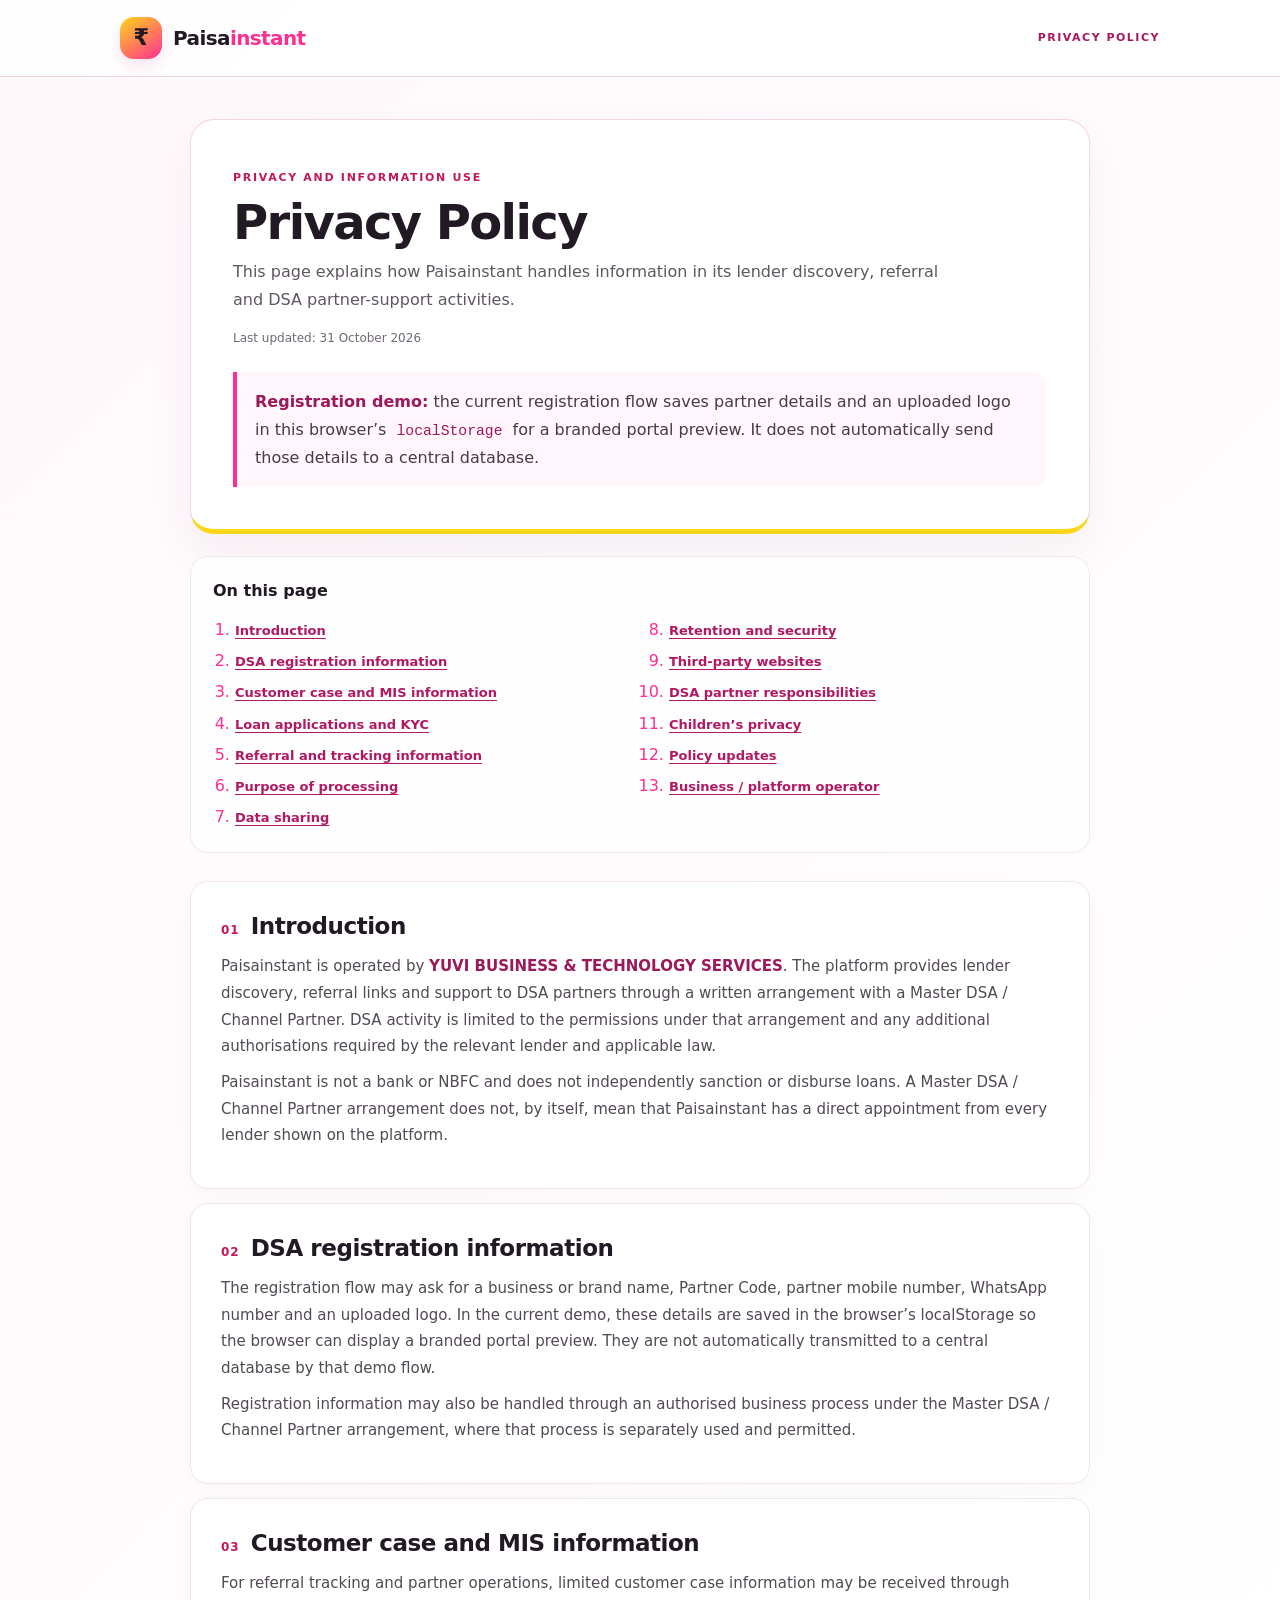
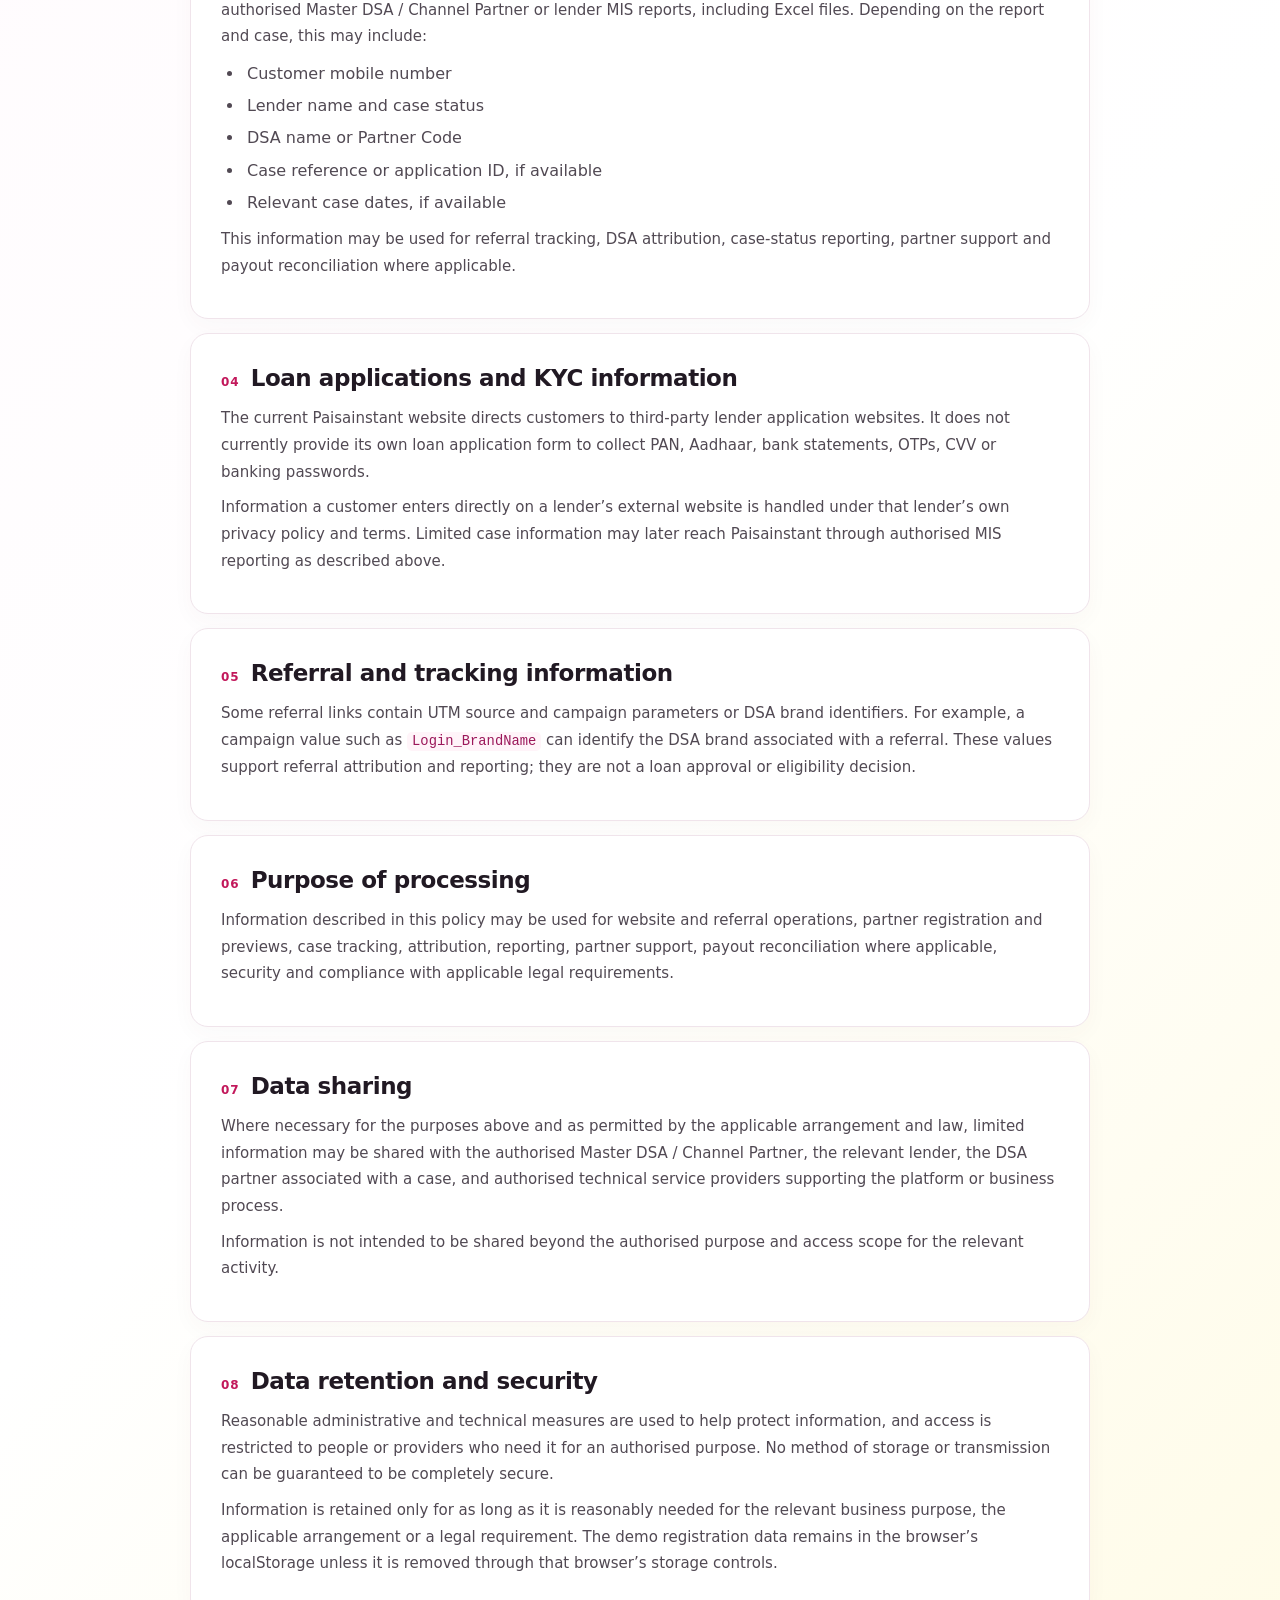
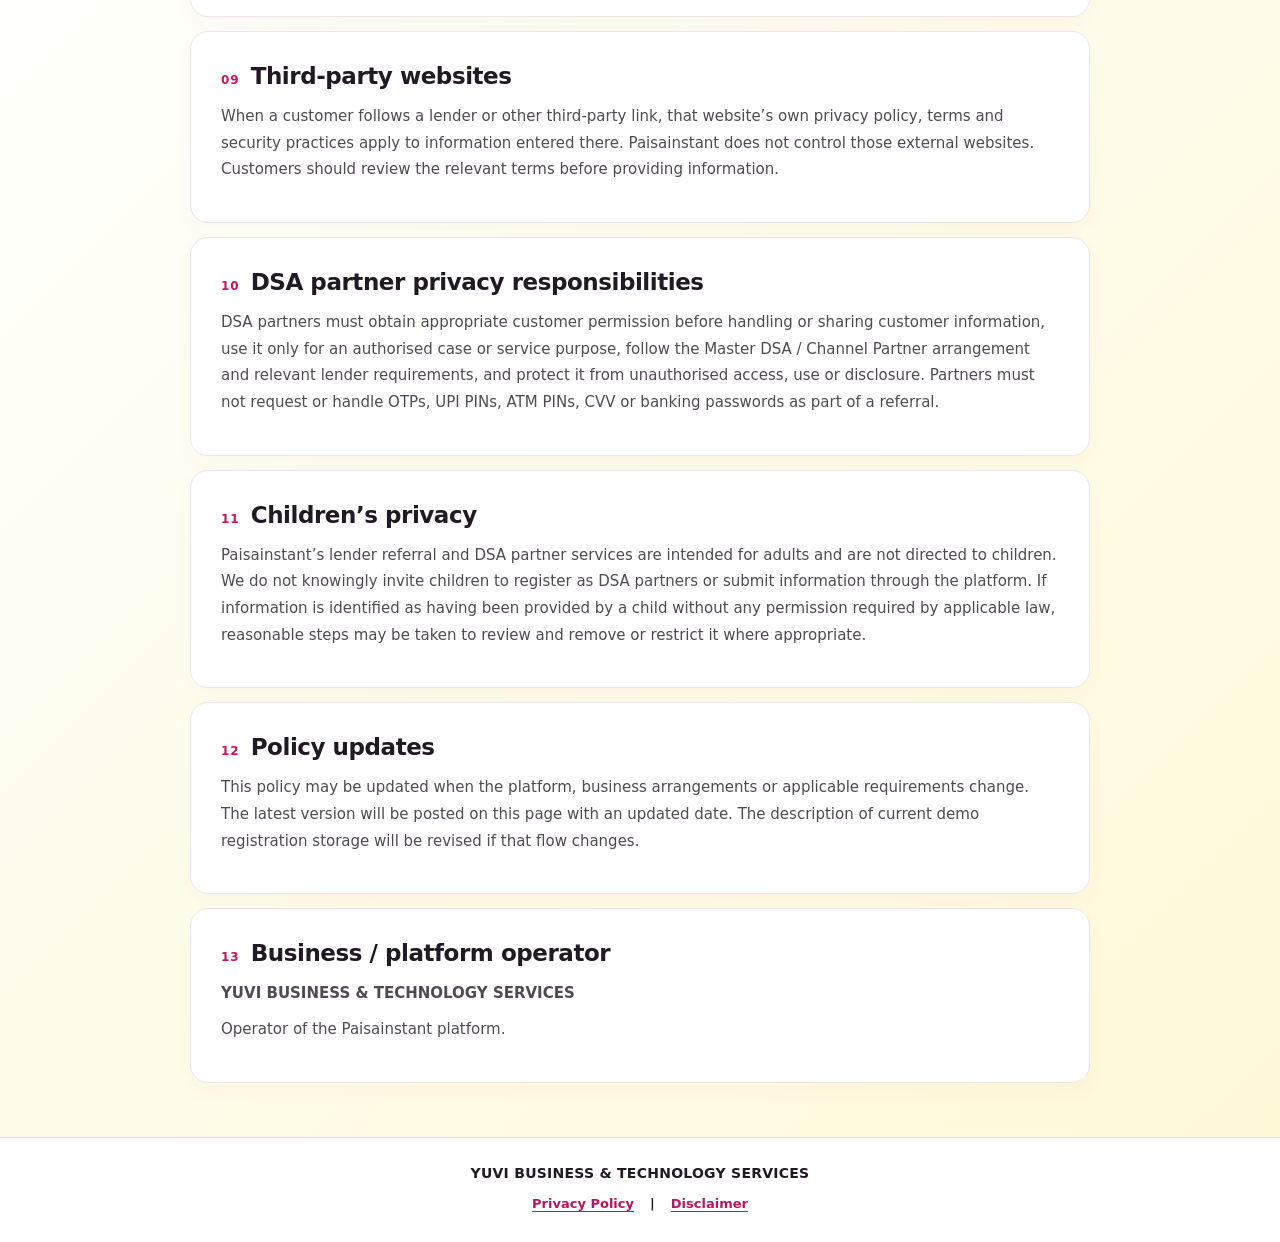
<file: privacy-policy.html>
<!doctype html>
<html lang="en">
<head>
  <meta charset="utf-8">
  <meta name="viewport" content="width=device-width, initial-scale=1">
  <meta name="theme-color" content="#fff8fc">
  <meta name="description" content="Privacy information for Paisainstant, operated by YUVI BUSINESS &amp; TECHNOLOGY SERVICES.">
  <title>Privacy Policy | Paisainstant</title>
  <style>
    :root{color-scheme:light;--pink:#ff2f92;--yellow:#ffd51a;--ink:#211923;--muted:#716975;--line:#eee3eb;--surface:#fff}
    *{box-sizing:border-box}
    html{scroll-behavior:smooth;scroll-padding-top:24px}
    body{margin:0;min-height:100vh;color:var(--ink);background:linear-gradient(135deg,#fff8fc 0%,#fff 52%,#fff9d6 100%);font-family:Inter,system-ui,-apple-system,BlinkMacSystemFont,"Segoe UI",sans-serif;line-height:1.7}
    a{color:#b21862;text-underline-offset:3px}
    a:focus-visible{outline:3px solid var(--pink);outline-offset:4px;border-radius:3px}
    .skip-link{position:absolute;left:12px;top:-60px;z-index:5;padding:10px 14px;border-radius:8px;background:var(--ink);color:#fff}
    .skip-link:focus{top:12px}
    .site-header{border-bottom:1px solid #f2d8e5;background:#ffffffed}
    .header-inner{width:min(100% - 36px,1040px);min-height:76px;margin:auto;display:flex;align-items:center;justify-content:space-between;gap:20px}
    .brand{display:inline-flex;align-items:center;gap:11px;color:var(--ink);font-size:20px;font-weight:900;letter-spacing:-.6px;text-decoration:none}
    .brand-mark{display:grid;width:42px;height:42px;place-items:center;border-radius:14px;background:linear-gradient(145deg,var(--yellow),var(--pink));box-shadow:0 7px 16px #d69abb44;font-size:23px}
    .brand-name span{color:var(--pink)}
    .page-label{color:#a81761;font-size:11px;font-weight:900;letter-spacing:1.5px;text-transform:uppercase}
    main{width:min(100% - 36px,900px);margin:42px auto 54px}
    .intro-card{padding:clamp(22px,5vw,42px);border:1px solid #f0d7e4;border-bottom:5px solid var(--yellow);border-radius:24px;background:#fff;box-shadow:0 18px 44px #53334c10}
    .eyebrow{color:#c2185b;font-size:11px;font-weight:900;letter-spacing:1.7px;text-transform:uppercase}
    h1{margin:8px 0 9px;font-size:clamp(32px,6vw,48px);line-height:1.08;letter-spacing:-1.6px}
    .lead{max-width:70ch;margin:0;color:#5e5660;font-size:16px;line-height:1.75}
    .updated{margin:14px 0 0;color:var(--muted);font-size:12px}
    .storage-note{margin:24px 0 0;padding:16px 18px;border-left:4px solid var(--pink);border-radius:0 14px 14px 0;background:#fff7fb;color:#473b47}
    .storage-note strong{color:#9b185a}
    .contents{margin:22px 0 28px;padding:20px 22px;border:1px solid #f3e5ed;border-radius:18px;background:#ffffffd9}
    .contents h2{margin:0 0 10px;font-size:16px}
    .contents ol{columns:2;column-gap:36px;margin:0;padding-left:22px}
    .contents li{break-inside:avoid;padding:2px 0;color:var(--pink)}
    .contents a{font-size:13px;font-weight:700}
    .policy-section{margin:14px 0;padding:clamp(20px,4vw,30px);border:1px solid #f0e4eb;border-radius:18px;background:#fff;box-shadow:0 8px 22px #53334c08;scroll-margin-top:18px}
    .policy-section h2{display:flex;align-items:baseline;gap:11px;margin:0 0 11px;font-size:clamp(19px,3.3vw,23px);line-height:1.3;letter-spacing:-.45px}
    .section-number{flex:none;color:#c2185b;font-size:12px;font-weight:900;letter-spacing:1px}
    .policy-section p{margin:9px 0;color:#514953;font-size:15px;line-height:1.78}
    .policy-section ul{margin:10px 0;padding-left:23px;color:#514953}
    .policy-section li{margin:5px 0;padding-left:3px;line-height:1.7}
    code{padding:2px 5px;border-radius:5px;background:#fff4f9;color:#9b185a;font-family:ui-monospace,SFMono-Regular,Consolas,monospace;font-size:.92em;overflow-wrap:anywhere}
    .operator{font-weight:900;color:#9b185a}
    .legal-footer{padding:24px 18px 28px;border-top:1px solid #f2d8e5;background:#fff;text-align:center}
    .operator-name{margin:0 0 8px;color:var(--ink);font-size:14px;font-weight:900;letter-spacing:.25px}
    .footer-links{display:flex;justify-content:center;gap:16px;flex-wrap:wrap;font-size:13px;font-weight:800}
    @media(max-width:560px){.header-inner{width:calc(100% - 28px);min-height:68px}.brand{gap:8px;font-size:18px}.brand-mark{width:38px;height:38px;border-radius:12px;font-size:21px}.page-label{font-size:9px;letter-spacing:1px}main{width:calc(100% - 28px);margin:25px auto 36px}.intro-card{border-radius:19px}.contents{padding:17px}.contents ol{columns:1}.policy-section{border-radius:15px}.policy-section p,.policy-section ul{font-size:14px}}
    @media(prefers-reduced-motion:reduce){html{scroll-behavior:auto}}
  </style>
</head>
<body>
  <a class="skip-link" href="#main-content">Skip to privacy policy</a>
  <header class="site-header">
    <div class="header-inner">
      <a class="brand" href="index.html" aria-label="Paisainstant home"><span class="brand-mark" aria-hidden="true">₹</span><span class="brand-name">Paisa<span>instant</span></span></a>
      <span class="page-label">Privacy Policy</span>
    </div>
  </header>
  <main id="main-content">
    <div class="intro-card">
      <span class="eyebrow">Privacy and information use</span>
      <h1>Privacy Policy</h1>
      <p class="lead">This page explains how Paisainstant handles information in its lender discovery, referral and DSA partner-support activities.</p>
      <p class="updated">Last updated: 31 October 2026</p>
      <div class="storage-note"><strong>Registration demo:</strong> the current registration flow saves partner details and an uploaded logo in this browser’s <code>localStorage</code> for a branded portal preview. It does not automatically send those details to a central database.</div>
    </div>
    <nav class="contents" aria-label="Privacy policy contents">
      <h2>On this page</h2>
      <ol>
        <li><a href="#introduction">Introduction</a></li>
        <li><a href="#registration">DSA registration information</a></li>
        <li><a href="#case-mis">Customer case and MIS information</a></li>
        <li><a href="#loan-kyc">Loan applications and KYC</a></li>
        <li><a href="#referral-tracking">Referral and tracking information</a></li>
        <li><a href="#purposes">Purpose of processing</a></li>
        <li><a href="#sharing">Data sharing</a></li>
        <li><a href="#security-retention">Retention and security</a></li>
        <li><a href="#third-party">Third-party websites</a></li>
        <li><a href="#partner-responsibilities">DSA partner responsibilities</a></li>
        <li><a href="#children">Children’s privacy</a></li>
        <li><a href="#updates">Policy updates</a></li>
        <li><a href="#operator">Business / platform operator</a></li>
      </ol>
    </nav>

    <section class="policy-section" id="introduction" aria-labelledby="heading-introduction"><h2 id="heading-introduction"><span class="section-number">01</span> Introduction</h2><p>Paisainstant is operated by <span class="operator">YUVI BUSINESS &amp; TECHNOLOGY SERVICES</span>. The platform provides lender discovery, referral links and support to DSA partners through a written arrangement with a Master DSA / Channel Partner. DSA activity is limited to the permissions under that arrangement and any additional authorisations required by the relevant lender and applicable law.</p><p>Paisainstant is not a bank or NBFC and does not independently sanction or disburse loans. A Master DSA / Channel Partner arrangement does not, by itself, mean that Paisainstant has a direct appointment from every lender shown on the platform.</p></section>
    <section class="policy-section" id="registration" aria-labelledby="heading-registration"><h2 id="heading-registration"><span class="section-number">02</span> DSA registration information</h2><p>The registration flow may ask for a business or brand name, Partner Code, partner mobile number, WhatsApp number and an uploaded logo. In the current demo, these details are saved in the browser’s localStorage so the browser can display a branded portal preview. They are not automatically transmitted to a central database by that demo flow.</p><p>Registration information may also be handled through an authorised business process under the Master DSA / Channel Partner arrangement, where that process is separately used and permitted.</p></section>
    <section class="policy-section" id="case-mis" aria-labelledby="heading-case-mis"><h2 id="heading-case-mis"><span class="section-number">03</span> Customer case and MIS information</h2><p>For referral tracking and partner operations, limited customer case information may be received through authorised Master DSA / Channel Partner or lender MIS reports, including Excel files. Depending on the report and case, this may include:</p><ul><li>Customer mobile number</li><li>Lender name and case status</li><li>DSA name or Partner Code</li><li>Case reference or application ID, if available</li><li>Relevant case dates, if available</li></ul><p>This information may be used for referral tracking, DSA attribution, case-status reporting, partner support and payout reconciliation where applicable.</p></section>
    <section class="policy-section" id="loan-kyc" aria-labelledby="heading-loan-kyc"><h2 id="heading-loan-kyc"><span class="section-number">04</span> Loan applications and KYC information</h2><p>The current Paisainstant website directs customers to third-party lender application websites. It does not currently provide its own loan application form to collect PAN, Aadhaar, bank statements, OTPs, CVV or banking passwords.</p><p>Information a customer enters directly on a lender’s external website is handled under that lender’s own privacy policy and terms. Limited case information may later reach Paisainstant through authorised MIS reporting as described above.</p></section>
    <section class="policy-section" id="referral-tracking" aria-labelledby="heading-referral-tracking"><h2 id="heading-referral-tracking"><span class="section-number">05</span> Referral and tracking information</h2><p>Some referral links contain UTM source and campaign parameters or DSA brand identifiers. For example, a campaign value such as <code>Login_BrandName</code> can identify the DSA brand associated with a referral. These values support referral attribution and reporting; they are not a loan approval or eligibility decision.</p></section>
    <section class="policy-section" id="purposes" aria-labelledby="heading-purposes"><h2 id="heading-purposes"><span class="section-number">06</span> Purpose of processing</h2><p>Information described in this policy may be used for website and referral operations, partner registration and previews, case tracking, attribution, reporting, partner support, payout reconciliation where applicable, security and compliance with applicable legal requirements.</p></section>
    <section class="policy-section" id="sharing" aria-labelledby="heading-sharing"><h2 id="heading-sharing"><span class="section-number">07</span> Data sharing</h2><p>Where necessary for the purposes above and as permitted by the applicable arrangement and law, limited information may be shared with the authorised Master DSA / Channel Partner, the relevant lender, the DSA partner associated with a case, and authorised technical service providers supporting the platform or business process.</p><p>Information is not intended to be shared beyond the authorised purpose and access scope for the relevant activity.</p></section>
    <section class="policy-section" id="security-retention" aria-labelledby="heading-security-retention"><h2 id="heading-security-retention"><span class="section-number">08</span> Data retention and security</h2><p>Reasonable administrative and technical measures are used to help protect information, and access is restricted to people or providers who need it for an authorised purpose. No method of storage or transmission can be guaranteed to be completely secure.</p><p>Information is retained only for as long as it is reasonably needed for the relevant business purpose, the applicable arrangement or a legal requirement. The demo registration data remains in the browser’s localStorage unless it is removed through that browser’s storage controls.</p></section>
    <section class="policy-section" id="third-party" aria-labelledby="heading-third-party"><h2 id="heading-third-party"><span class="section-number">09</span> Third-party websites</h2><p>When a customer follows a lender or other third-party link, that website’s own privacy policy, terms and security practices apply to information entered there. Paisainstant does not control those external websites. Customers should review the relevant terms before providing information.</p></section>
    <section class="policy-section" id="partner-responsibilities" aria-labelledby="heading-partner-responsibilities"><h2 id="heading-partner-responsibilities"><span class="section-number">10</span> DSA partner privacy responsibilities</h2><p>DSA partners must obtain appropriate customer permission before handling or sharing customer information, use it only for an authorised case or service purpose, follow the Master DSA / Channel Partner arrangement and relevant lender requirements, and protect it from unauthorised access, use or disclosure. Partners must not request or handle OTPs, UPI PINs, ATM PINs, CVV or banking passwords as part of a referral.</p></section>
    <section class="policy-section" id="children" aria-labelledby="heading-children"><h2 id="heading-children"><span class="section-number">11</span> Children’s privacy</h2><p>Paisainstant’s lender referral and DSA partner services are intended for adults and are not directed to children. We do not knowingly invite children to register as DSA partners or submit information through the platform. If information is identified as having been provided by a child without any permission required by applicable law, reasonable steps may be taken to review and remove or restrict it where appropriate.</p></section>
    <section class="policy-section" id="updates" aria-labelledby="heading-updates"><h2 id="heading-updates"><span class="section-number">12</span> Policy updates</h2><p>This policy may be updated when the platform, business arrangements or applicable requirements change. The latest version will be posted on this page with an updated date. The description of current demo registration storage will be revised if that flow changes.</p></section>
    <section class="policy-section" id="operator" aria-labelledby="heading-operator"><h2 id="heading-operator"><span class="section-number">13</span> Business / platform operator</h2><p class="operator">YUVI BUSINESS &amp; TECHNOLOGY SERVICES</p><p>Operator of the Paisainstant platform.</p></section>
  </main>
  <footer class="legal-footer">
    <p class="operator-name">YUVI BUSINESS &amp; TECHNOLOGY SERVICES</p>
    <nav class="footer-links" aria-label="Legal pages"><a href="privacy-policy.html" aria-current="page">Privacy Policy</a><span aria-hidden="true">|</span><a href="disclaimer.html">Disclaimer</a></nav>
  </footer>
</body>
</html>
</file>
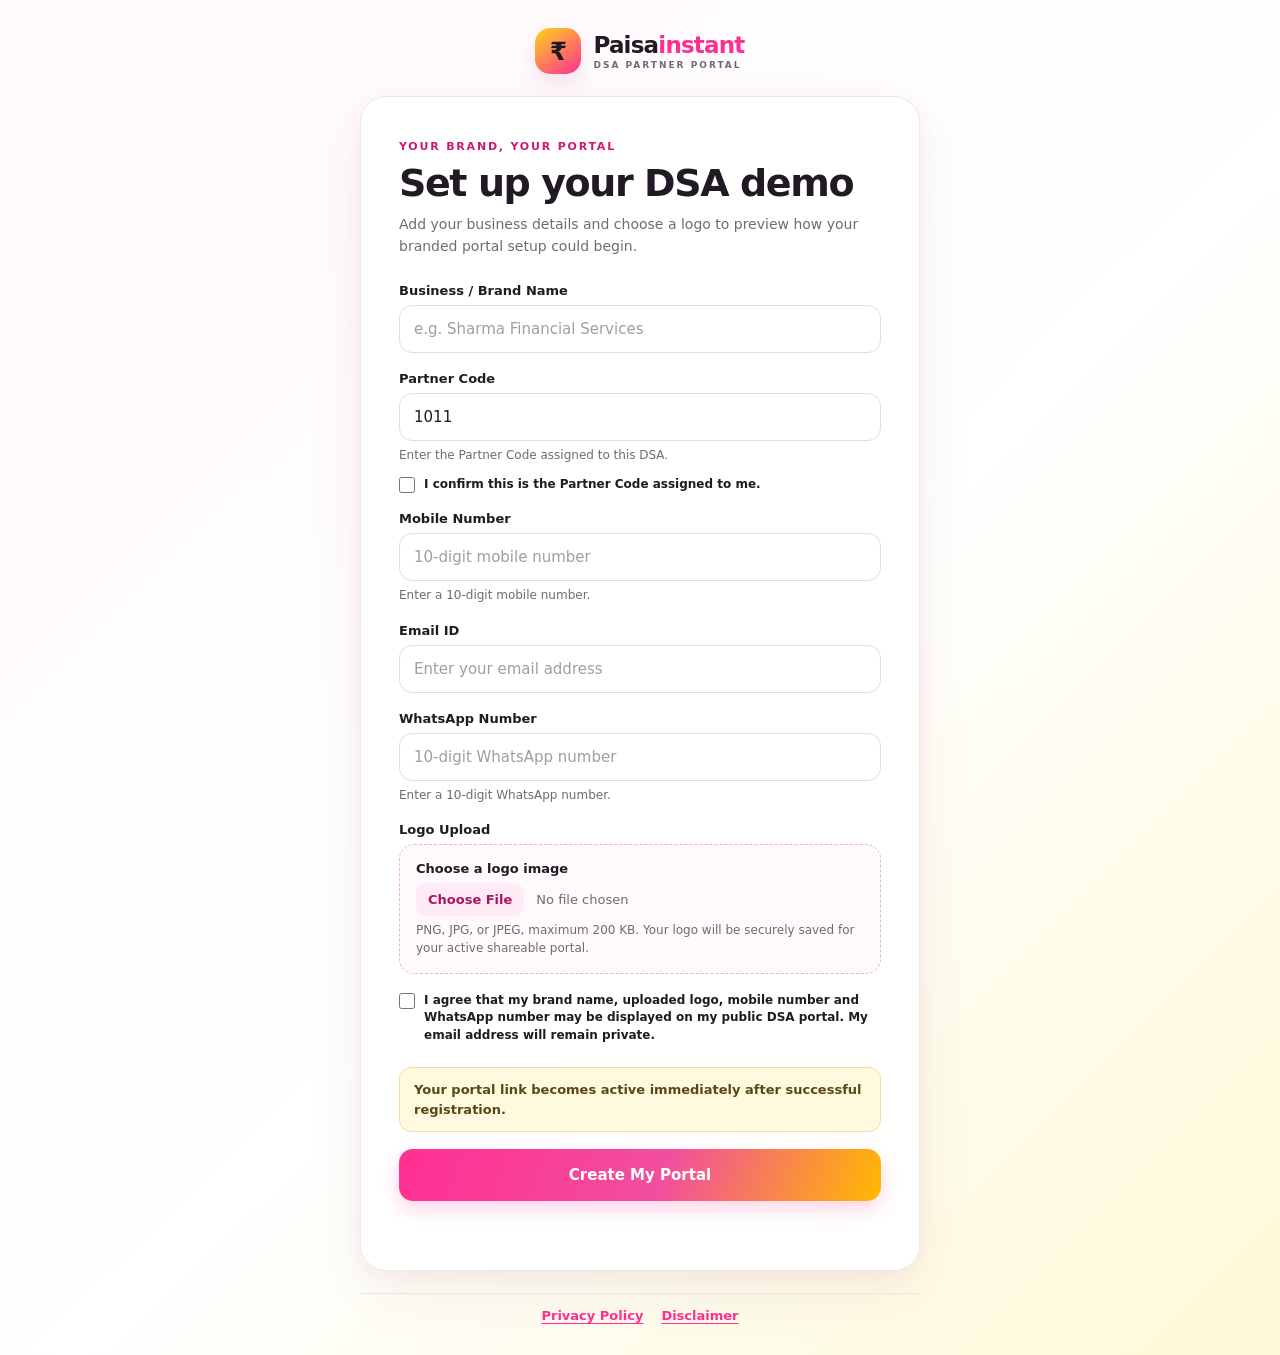
<file: register.html>
<!doctype html>
<html lang="en">
<head>
  <meta charset="utf-8">
  <meta name="viewport" content="width=device-width, initial-scale=1">
  <meta name="theme-color" content="#fff8fc">
  <title>Create Your DSA Portal | Paisainstant Demo</title>
  <style>
    :root {
      color-scheme: light;
      --pink: #ff2f92;
      --yellow: #ffd51a;
      --ink: #211923;
      --muted: #716975;
      --line: #eee3eb;
      --surface: #fff;
    }

    * { box-sizing: border-box; }

    body {
      min-height: 100vh;
      margin: 0;
      padding: 28px 18px;
      display: grid;
      place-items: center;
      color: var(--ink);
      background: linear-gradient(135deg, #fff8fc 0%, #fff 54%, #fff9d6 100%);
      font-family: Inter, system-ui, -apple-system, BlinkMacSystemFont, "Segoe UI", sans-serif;
    }

    .page { width: min(100%, 560px); }

    .brand {
      display: flex;
      align-items: center;
      gap: 12px;
      width: fit-content;
      margin: 0 auto 22px;
    }

    .brand-mark {
      display: grid;
      width: 46px;
      height: 46px;
      place-items: center;
      border-radius: 15px;
      background: linear-gradient(145deg, var(--yellow), var(--pink));
      box-shadow: 0 8px 20px #d69abb44;
      font-size: 25px;
      font-weight: 900;
    }

    .brand-name { font-size: 23px; font-weight: 850; letter-spacing: -.8px; }
    .brand-name span { color: var(--pink); }
    .brand-caption { display: block; margin-top: 2px; color: var(--muted); font-size: 9px; font-weight: 800; letter-spacing: 2px; }

    .card {
      padding: clamp(23px, 6vw, 38px);
      border: 1px solid #f0e5ec;
      border-radius: 26px;
      background: #ffffffed;
      box-shadow: 0 22px 60px #53334c12, 0 5px 18px #ff2f920d;
    }

    .eyebrow { color: #ce1872; font-size: 11px; font-weight: 900; letter-spacing: 1.8px; text-transform: uppercase; }
    h1 { margin: 9px 0 8px; font-size: clamp(28px, 7vw, 38px); line-height: 1.1; letter-spacing: -1.4px; }
    .intro { margin: 0 0 25px; color: var(--muted); font-size: 14px; line-height: 1.6; }

    .field { margin-top: 18px; }
    label, .field-label { display: block; margin-bottom: 7px; font-size: 13px; font-weight: 800; }
    .optional { color: var(--muted); font-size: 12px; font-weight: 500; }
    input[type="text"], input[type="tel"], input[type="email"] {
      display: block;
      width: 100%;
      min-height: 48px;
      padding: 12px 14px;
      border: 1px solid #e7dce5;
      border-radius: 13px;
      outline: none;
      background: var(--surface);
      color: var(--ink);
      font: inherit;
      font-size: 15px;
      transition: border-color .18s ease, box-shadow .18s ease;
    }
    input:focus-visible { border-color: var(--pink); box-shadow: 0 0 0 4px #ff2f9218; }
    input::placeholder { color: #a49ba5; }
    .hint { margin: 6px 0 0; color: var(--muted); font-size: 12px; line-height: 1.45; }

    .upload-box {
      padding: 16px;
      border: 1px dashed #e5b5d0;
      border-radius: 15px;
      background: #fff9fc;
    }
    input[type="file"] { display: block; width: 100%; color: var(--muted); font: inherit; font-size: 13px; }
    input[type="file"]::file-selector-button {
      margin-right: 12px;
      padding: 9px 12px;
      border: 0;
      border-radius: 10px;
      background: #ffebf5;
      color: #a81761;
      font: inherit;
      font-weight: 800;
      cursor: pointer;
    }

    .preview {
      display: none;
      width: 112px;
      height: 112px;
      margin-top: 15px;
      padding: 8px;
      overflow: hidden;
      border: 1px solid var(--line);
      border-radius: 17px;
      background: #fff;
    }
    .preview.is-visible { display: grid; place-items: center; }
    .preview img { display: block; max-width: 100%; max-height: 100%; object-fit: contain; }
    .field-error,.file-error { min-height: 18px; margin: 7px 0 0; color: #b4235b; font-size: 12px; line-height: 1.4; }
    .field-error:empty,.file-error:empty { min-height: 0; margin-top: 0; }
    .partner-code-confirm { display:flex; align-items:flex-start; gap:9px; margin-top:12px; color:var(--ink); font-size:12px; font-weight:650; line-height:1.45; }
    .partner-code-confirm input { flex:0 0 auto; width:16px; height:16px; margin:1px 0 0; accent-color:var(--pink); }

    .demo-notice {
      margin: 23px 0 0;
      padding: 12px 14px;
      border: 1px solid #f2dfa0;
      border-radius: 12px;
      background: #fff9df;
      color: #574915;
      font-size: 13px;
      font-weight: 700;
      line-height: 1.5;
    }

    .submit {
      width: 100%;
      min-height: 52px;
      margin-top: 17px;
      border: 0;
      border-radius: 14px;
      background: linear-gradient(110deg, var(--pink), #f14f9d 55%, #ffb900);
      box-shadow: 0 8px 18px #ff2f9233;
      color: #fff;
      font: inherit;
      font-size: 15px;
      font-weight: 900;
      cursor: pointer;
      transition: transform .18s ease, box-shadow .18s ease;
    }
    .submit:hover { transform: translateY(-2px); box-shadow: 0 11px 23px #ff2f9240; }
    .submit:focus-visible { outline: 3px solid var(--ink); outline-offset: 3px; }
    .submit:active { transform: translateY(1px); }
    .status { min-height: 20px; margin: 11px 0 0; color: #8d1954; font-size: 13px; text-align: center; }

    .portal-preview {
      margin-top: 22px;
      padding: 20px;
      border: 1px solid #f2c4da;
      border-radius: 18px;
      background: linear-gradient(145deg, #fff8fc, #fffdf2);
      box-shadow: 0 10px 24px #ff2f9212;
    }
    .portal-preview[hidden] { display: none; }
    .preview-heading { display: flex; align-items: center; gap: 8px; margin: 0 0 5px; color: #8d1954; font-size: 17px; }
    .preview-heading::before { content: "✓"; display: grid; width: 25px; height: 25px; place-items: center; border-radius: 50%; background: #e3f6e9; color: #237a41; font-size: 14px; }
    .preview-partner-code { margin:0 0 14px 33px; color:#a81761; font-size:12px; font-weight:900; letter-spacing:.6px; }
    .portal-brand { display: flex; align-items: flex-start; gap: 15px; min-width: 0; }
    .portal-logo { display: grid; flex: 0 0 68px; width: 68px; height: 68px; place-items: center; overflow: hidden; border: 1px solid var(--line); border-radius: 14px; background: #fff; box-shadow: 0 0 0 3px #ffd51a33; }
    .portal-logo img { display: block; max-width: 100%; max-height: 100%; object-fit: contain; }
    .portal-brand-copy { flex: 1; min-width: 0; }
    .portal-brand-name { margin: 0; color: var(--ink); overflow-wrap: anywhere; font-size: 19px; line-height: 1.3; }
    .portal-detail { margin: 7px 0 0; color: var(--muted); font-size: 13px; overflow-wrap: anywhere; }
    #portal-whatsapp { color: #a81761; font-size: 14px; font-weight: 800; line-height: 1.45; }
    .portal-support-detail { margin-top: 9px; padding: 9px 11px; border-left: 3px solid var(--yellow); border-radius: 0 10px 10px 0; background: #fff8fc; color: #8d1954; font-size: 15px; font-weight: 900; line-height: 1.45; }
    .url-label { display: block; margin: 18px 0 7px; font-size: 12px; font-weight: 800; }
    .url-preview { display: block; padding: 11px 12px; border: 1px solid #f1d7e4; border-radius: 11px; background: #fff; color: #9d145f; font-size: 13px; line-height: 1.45; overflow-wrap: anywhere; }
    .copy-link {
      width: 100%;
      min-height: 44px;
      margin-top: 11px;
      border: 1px solid #f0bad4;
      border-radius: 12px;
      background: #fff;
      color: #a81761;
      font: inherit;
      font-size: 13px;
      font-weight: 850;
      cursor: pointer;
    }
    .copy-link:hover { background: #fff0f7; }
    .copy-link:focus-visible { outline: 3px solid var(--pink); outline-offset: 3px; }
    .preview-disclaimer { margin: 13px 0 0; color: #604b18; font-size: 12px; line-height: 1.5; }

    @media (max-width: 420px) {
      body { padding: 20px 13px; }
      .card { border-radius: 21px; }
      .portal-preview { padding: 16px; }
      .portal-brand { gap: 12px; }
      .portal-logo { flex-basis: 58px; width: 58px; height: 58px; }
      .portal-brand-name { font-size: 17px; }
      .portal-support-detail { font-size: 14px; }
    }
    @media (prefers-reduced-motion: reduce) {
      *, *::before, *::after { scroll-behavior: auto !important; transition-duration: .01ms !important; }
    }
    .legal-footer { display: flex; justify-content: center; gap: 18px; flex-wrap: wrap; margin: 22px auto 0; padding: 14px 8px 4px; border-top: 1px solid var(--line); }
    .legal-footer a { color: var(--pink); font-size: 13px; font-weight: 800; text-underline-offset: 3px; }
    .legal-footer a:focus-visible { outline: 3px solid var(--yellow); outline-offset: 4px; border-radius: 3px; }
  </style>
</head>
<body>
  <main class="page">
    <div class="brand" aria-label="Paisainstant">
      <span class="brand-mark" aria-hidden="true">₹</span>
      <span><span class="brand-name">Paisa<span>instant</span></span><small class="brand-caption">DSA PARTNER PORTAL</small></span>
    </div>

    <section class="card" aria-labelledby="page-title">
      <span class="eyebrow">Your brand, your portal</span>
      <h1 id="page-title">Set up your DSA demo</h1>
      <p class="intro">Add your business details and choose a logo to preview how your branded portal setup could begin.</p>

      <form id="registration-form" novalidate>
        <div class="field">
          <label for="brand-name">Business / Brand Name</label>
          <input id="brand-name" name="brandName" type="text" autocomplete="organization" placeholder="e.g. Sharma Financial Services" aria-describedby="brand-name-error" required>
          <p class="field-error" id="brand-name-error" aria-live="polite"></p>
        </div>

        <div class="field">
          <label for="partner-code">Partner Code</label>
          <input id="partner-code" name="partnerCode" type="text" value="1011" aria-describedby="partner-code-hint partner-code-error" required>
          <p class="hint" id="partner-code-hint">Enter the Partner Code assigned to this DSA.</p>
          <p class="field-error" id="partner-code-error" aria-live="polite"></p>
          <label class="partner-code-confirm" for="partner-code-confirm"><input id="partner-code-confirm" name="partnerCodeConfirmed" type="checkbox" aria-describedby="partner-code-confirm-error" required> <span>I confirm this is the Partner Code assigned to me.</span></label>
          <p class="field-error" id="partner-code-confirm-error" aria-live="polite"></p>
        </div>

        <div class="field">
          <label for="mobile-number">Mobile Number</label>
          <input id="mobile-number" name="mobileNumber" type="tel" inputmode="numeric" autocomplete="tel-national" placeholder="10-digit mobile number" pattern="[0-9]{10}" maxlength="10" aria-describedby="mobile-hint mobile-error" required>
          <p class="hint" id="mobile-hint">Enter a 10-digit mobile number.</p>
          <p class="field-error" id="mobile-error" aria-live="polite"></p>
        </div>

        <div class="field">
          <label for="email">Email ID</label>
          <input id="email" name="email" type="email" autocomplete="email" placeholder="Enter your email address" aria-describedby="email-error" required>
          <p class="field-error" id="email-error" aria-live="polite"></p>
        </div>

        <div class="field">
          <label for="whatsapp-number">WhatsApp Number</label>
          <input id="whatsapp-number" name="whatsappNumber" type="tel" inputmode="numeric" autocomplete="tel-national" placeholder="10-digit WhatsApp number" pattern="[0-9]{10}" maxlength="10" aria-describedby="whatsapp-hint whatsapp-error" required>
          <p class="hint" id="whatsapp-hint">Enter a 10-digit WhatsApp number.</p>
          <p class="field-error" id="whatsapp-error" aria-live="polite"></p>
        </div>

        <div class="field">
          <span class="field-label">Logo Upload</span>
          <div class="upload-box">
            <label for="logo-file">Choose a logo image</label>
            <input id="logo-file" name="logo" type="file" accept=".png,.jpg,.jpeg,image/png,image/jpeg" aria-describedby="logo-hint logo-error" required>
            <p class="hint" id="logo-hint">PNG, JPG, or JPEG, maximum 200 KB. Your logo will be securely saved for your active shareable portal.</p>
            <div class="preview" id="logo-preview"><img id="preview-image" alt="Selected logo preview"></div>
            <p class="file-error" id="logo-error" role="status" aria-live="polite"></p>
          </div>
        </div>


        <div class="field">
          <label class="partner-code-confirm" for="public-profile-consent">
            <input id="public-profile-consent" name="publicProfileConsent" type="checkbox" required>
            <span>I agree that my brand name, uploaded logo, mobile number and WhatsApp number may be displayed on my public DSA portal. My email address will remain private.</span>
          </label>
          <p class="field-error" id="public-profile-consent-error" aria-live="polite"></p>
        </div>

        <p class="demo-notice">Your portal link becomes active immediately after successful registration.</p>
        <button class="submit" type="submit">Create My Portal</button>
        <p class="status" id="form-status" role="status" aria-live="polite"></p>
      </form>

      <section class="portal-preview" id="portal-preview" aria-labelledby="preview-heading" aria-live="polite" hidden>
        <h2 class="preview-heading" id="preview-heading">Your portal preview is ready</h2>
        <p class="preview-partner-code" id="preview-partner-code"></p>
        <div class="portal-brand">
          <span class="portal-logo"><img id="portal-logo-image" alt="Selected business logo"></span>
          <div class="portal-brand-copy">
            <h3 class="portal-brand-name" id="portal-brand-name"></h3>
            <p class="portal-detail" id="portal-whatsapp"></p>
            <p class="portal-detail portal-support-detail">Support &amp; Payout: 7239975225</p>
          </div>
        </div>
        <span class="url-label">Your Active White-Label Portal Link</span>
        <output class="url-preview" id="portal-url"></output>
        <button class="copy-link" id="copy-link" type="button">Copy Portal Link</button>
        <button class="copy-link" id="open-portal" type="button">Open My Portal</button>
        <p class="preview-disclaimer">Your active portal can be shared and opened on any mobile or computer.</p>
      </section>
    </section>
    <footer class="legal-footer" aria-label="Legal policies">
      <a href="privacy-policy.html">Privacy Policy</a>
      <a href="disclaimer.html">Disclaimer</a>
    </footer>
  </main>

  <script>
    const logoInput = document.getElementById("logo-file");
    const brandInput = document.getElementById("brand-name");
    const partnerCodeInput = document.getElementById("partner-code");
    const partnerCodeConfirmation = document.getElementById("partner-code-confirm");
    const mobileInput = document.getElementById("mobile-number");
    const emailInput = document.getElementById("email");
    const whatsappInput = document.getElementById("whatsapp-number");
    const preview = document.getElementById("logo-preview");
    const previewImage = document.getElementById("preview-image");
    const portalPartnerCode = document.getElementById("preview-partner-code");
    const formStatus = document.getElementById("form-status");
    const portalPreview = document.getElementById("portal-preview");
    const portalLogoImage = document.getElementById("portal-logo-image");
    const portalUrl = document.getElementById("portal-url");
    let previewUrl = null;
    let activePortalUrl = "";

    function makeBrandSlug(value) {
      return value
        .normalize("NFKD")
        .replace(/[\u0300-\u036f]/g, "")
        .toLowerCase()
        .trim()
        .replace(/[^a-z0-9]+/g, "-")
        .replace(/^-+|-+$/g, "") || "my-brand";
    }

    function hidePortalPreview() {
      portalPreview.hidden = true;
      formStatus.textContent = "";
    }

    function setFieldError(input, errorNode, message) {
      errorNode.textContent = message;
      input.setAttribute("aria-invalid", message ? "true" : "false");
    }

    function readFileAsDataUrl(file) {
      return new Promise((resolve, reject) => {
        const reader = new FileReader();
        reader.addEventListener("load", () => resolve(reader.result), { once: true });
        reader.addEventListener("error", () => reject(new Error("Could not read the selected logo.")), { once: true });
        reader.readAsDataURL(file);
      });
    }

    logoInput.addEventListener("change", () => {
      const file = logoInput.files && logoInput.files[0];
      const logoError = document.getElementById("logo-error");
      setFieldError(logoInput, logoError, "");
      hidePortalPreview();
      if (previewUrl) URL.revokeObjectURL(previewUrl);
      previewUrl = null;
      preview.classList.remove("is-visible");
      previewImage.removeAttribute("src");

      if (!file) return;
      const allowedType = ["image/png", "image/jpeg"].includes(file.type);
      const allowedExtension = /\.(png|jpe?g)$/i.test(file.name);
      if (!allowedType || !allowedExtension || file.size > 200 * 1024) {
        setFieldError(logoInput, logoError, file.size > 200 * 1024 ? "Logo must be 200 KB or smaller." : "Choose a valid PNG, JPG, or JPEG logo image.");
        logoInput.value = "";
        return;
      }

      previewUrl = URL.createObjectURL(file);
      previewImage.src = previewUrl;
      preview.classList.add("is-visible");
    });

    brandInput.addEventListener("input", () => {
      setFieldError(brandInput, document.getElementById("brand-name-error"), brandInput.value.trim() ? "" : "Enter your business or brand name.");
    });
    partnerCodeInput.addEventListener("input", () => {
      partnerCodeConfirmation.checked = false;
      setFieldError(partnerCodeInput, document.getElementById("partner-code-error"), partnerCodeInput.value.trim() ? "" : "Enter your assigned Partner Code.");
      setFieldError(partnerCodeConfirmation, document.getElementById("partner-code-confirm-error"), "");
    });
    partnerCodeConfirmation.addEventListener("change", () => {
      setFieldError(partnerCodeConfirmation, document.getElementById("partner-code-confirm-error"), partnerCodeConfirmation.checked ? "" : "Confirm that this Partner Code was assigned to you.");
    });
    mobileInput.addEventListener("input", () => {
      setFieldError(mobileInput, document.getElementById("mobile-error"), /^[0-9]{10}$/.test(mobileInput.value.trim()) ? "" : "Enter a valid 10-digit mobile number.");
    });
    emailInput.addEventListener("input", () => {
      const email = emailInput.value.trim();
      if (email !== emailInput.value) emailInput.value = email;
      const message = !email ? "Enter your email address." : (emailInput.validity.valid ? "" : "Enter a valid email address.");
      setFieldError(emailInput, document.getElementById("email-error"), message);
    });
    whatsappInput.addEventListener("input", () => {
      setFieldError(whatsappInput, document.getElementById("whatsapp-error"), /^[0-9]{10}$/.test(whatsappInput.value.trim()) ? "" : "Enter a valid 10-digit WhatsApp number.");
    });

    document.getElementById("registration-form").addEventListener("submit", async (event) => {
      event.preventDefault();
      hidePortalPreview();
      const formStatus = document.getElementById("form-status");
      formStatus.textContent = "";
      let isValid = true;
      let firstInvalid = null;
      const validate = (input, errorId, isFieldValid, message) => {
        const errorNode = document.getElementById(errorId);
        setFieldError(input, errorNode, isFieldValid ? "" : message);
        if (!isFieldValid) {
          isValid = false;
          if (!firstInvalid) firstInvalid = input;
        }
      };

      const brandName = brandInput.value.trim();
      const partnerCode = partnerCodeInput.value.trim();
      const mobileNumber = mobileInput.value.trim();
      const email = emailInput.value.trim();
      emailInput.value = email;
      const whatsappNumber = whatsappInput.value.trim();
      const selectedLogo = logoInput.files && logoInput.files[0];

      validate(brandInput, "brand-name-error", Boolean(brandName), "Enter your business or brand name.");
      validate(partnerCodeInput, "partner-code-error", Boolean(partnerCode), "Enter your assigned Partner Code.");
      validate(partnerCodeConfirmation, "partner-code-confirm-error", partnerCodeConfirmation.checked, "Confirm that this Partner Code was assigned to you.");
      validate(mobileInput, "mobile-error", /^[0-9]{10}$/.test(mobileNumber), "Enter a valid 10-digit mobile number.");
      validate(emailInput, "email-error", Boolean(email) && emailInput.validity.valid, email ? "Enter a valid email address." : "Enter your email address.");
      validate(whatsappInput, "whatsapp-error", /^[0-9]{10}$/.test(whatsappNumber), "Enter a valid 10-digit WhatsApp number.");
      const publicProfileConsent = document.getElementById("public-profile-consent");
      validate(publicProfileConsent, "public-profile-consent-error", publicProfileConsent.checked, "Please agree to the public display of your brand, logo and contact numbers.");

      const validLogo = Boolean(selectedLogo)
        && ["image/png", "image/jpeg"].includes(selectedLogo.type)
        && /\.(png|jpe?g)$/i.test(selectedLogo.name)
        && selectedLogo.size <= 200 * 1024
        && Boolean(previewUrl);
      validate(logoInput, "logo-error", validLogo, "Choose a valid PNG, JPG, or JPEG logo image.");

      if (!isValid) {
        formStatus.textContent = "Please correct the highlighted fields before creating your portal preview.";
        firstInvalid?.focus();
        return;
      }

      const submitButton = document.querySelector("#registration-form button[type='submit']");
      submitButton.disabled = true;
      submitButton.textContent = "Creating active portal...";
      formStatus.textContent = "Saving your registration securely. Please do not close this page.";

      try {
        const logoDataUrl = await readFileAsDataUrl(selectedLogo);
        const response = await fetch("/api/register", {
          method: "POST",
          headers: { "Content-Type": "application/json" },
          body: JSON.stringify({
            brandName: brandName,
            partnerCode: partnerCode,
            mobileNumber: mobileNumber,
            email: email,
            whatsappNumber: whatsappNumber,
            logoDataUrl: logoDataUrl,
            publicProfileConsent: publicProfileConsent.checked
          })
        });

        const result = await response.json().catch(() => ({}));
        if (!response.ok) {
          throw new Error(result.error || "Registration could not be completed. Please try again.");
        }

        activePortalUrl = new URL(result.portalPath, window.location.origin).href;
        document.getElementById("portal-brand-name").textContent = result.brandName || brandName;
        portalPartnerCode.textContent = result.partnerCode ? "PARTNER CODE " + result.partnerCode : "PARTNER ID " + result.partnerId;
        document.getElementById("portal-whatsapp").textContent = "WhatsApp: " + whatsappNumber;
        portalLogoImage.src = logoDataUrl;
        portalUrl.textContent = activePortalUrl;
        portalPreview.hidden = false;
        formStatus.textContent = "Registration successful. Your White-Label Portal is ACTIVE and ready to share.";
      } catch (error) {
        formStatus.textContent = error instanceof Error ? error.message : "Registration failed. Please try again.";
        portalPreview.hidden = true;
      } finally {
        submitButton.disabled = false;
        submitButton.textContent = "Create My Portal";
      }
    });

    document.getElementById("registration-form").addEventListener("input", hidePortalPreview);

    document.getElementById("copy-link").addEventListener("click", async () => {
      const link = activePortalUrl || portalUrl.textContent;
      try {
        if (navigator.clipboard && window.isSecureContext) {
          await navigator.clipboard.writeText(link);
        } else {
          const temporaryInput = document.createElement("textarea");
          temporaryInput.value = link;
          temporaryInput.setAttribute("readonly", "");
          temporaryInput.style.position = "fixed";
          temporaryInput.style.opacity = "0";
          document.body.append(temporaryInput);
          temporaryInput.select();
          const copied = document.execCommand("copy");
          temporaryInput.remove();
          if (!copied) throw new Error("Clipboard unavailable");
        }
        document.getElementById("copy-link").textContent = "Portal Link Copied";
      } catch {
        document.getElementById("copy-link").textContent = "Copy failed — select the preview URL";
      }
    });

    document.getElementById("open-portal").addEventListener("click", () => {
      if (activePortalUrl) window.open(activePortalUrl, "_blank", "noopener,noreferrer");
    });
  </script>
</body>
</html>
</file>
<file: style.css>
:root{--pink:#ff2f92;--yellow:#ffd51a;--ink:#17121a;--muted:#706874;--card:#fff;--line:#eee5ec}*{box-sizing:border-box}html{scroll-behavior:smooth}body{margin:0;font-family:Inter,system-ui,-apple-system,Segoe UI,sans-serif;color:var(--ink);background:linear-gradient(135deg,#fff8fc,#fff 42%,#fff9c9);min-height:100vh}.header{height:76px;padding:12px 5%;display:flex;align-items:center;justify-content:space-between;background:#ffffffdd;backdrop-filter:blur(14px);position:sticky;top:0;z-index:20;border-bottom:1px solid #fff}.brand{display:flex;align-items:center;gap:10px}.brand-mark{width:43px;height:43px;border-radius:14px;background:linear-gradient(145deg,var(--yellow),var(--pink));display:grid;place-items:center;font-size:24px;font-weight:900;box-shadow:7px 7px 15px #d8bfd0,-4px -4px 10px #fff}.brand strong{font-size:23px}.brand strong span{color:var(--pink)}.brand small{display:block;font-size:8px;letter-spacing:2px;color:#8b7e89}.join-mini{background:var(--ink);color:#fff;text-decoration:none;padding:11px 17px;border-radius:12px;font-weight:800}.hero{max-width:1150px;margin:auto;padding:65px 5% 40px;display:grid;grid-template-columns:1.6fr .8fr;gap:30px;align-items:center}.pill,.eyebrow{font-size:12px;font-weight:900;letter-spacing:2px;color:var(--pink)}h1{font-size:clamp(44px,7vw,78px);line-height:.95;margin:16px 0}h1 em{font-style:normal;background:linear-gradient(90deg,var(--pink),#ff9a00);-webkit-background-clip:text;color:transparent}p{color:var(--muted);line-height:1.6}.hero-actions{display:flex;gap:12px;margin-top:25px;flex-wrap:wrap}.btn{display:inline-block;text-decoration:none;padding:14px 20px;border-radius:14px;font-weight:900}.primary{background:linear-gradient(135deg,var(--pink),#ff6baf);color:#fff;box-shadow:0 10px 25px #ff2f923d}.ghost{border:1px solid var(--line);color:var(--ink);background:#fff}.hero-card{min-height:250px;border-radius:30px;padding:0;overflow:hidden;background:#fff;box-shadow:18px 18px 45px #d8b8cf66,-8px -8px 20px #fff;display:flex;align-items:center;justify-content:center}.hero-card img{width:100%;height:100%;object-fit:contain;display:block}.coin{width:90px;height:90px;border-radius:28px;display:grid;place-items:center;font-size:45px;font-weight:900;background:linear-gradient(145deg,var(--yellow),var(--pink));box-shadow:inset -7px -7px 15px #b52a70aa,inset 6px 6px 12px #fff9; margin-bottom:20px}.section{max-width:1150px;margin:auto;padding:20px 5% 70px}.section-head{display:flex;justify-content:space-between;align-items:end;margin-bottom:25px}.section-head h2,.cta h2{font-size:34px;margin:8px 0}.badge{background:#fff1f8;color:var(--pink);padding:9px 13px;border-radius:20px;font-weight:900}.grid{display:grid;grid-template-columns:repeat(2,1fr);gap:16px}.card{background:#ffffffdd;border:1px solid var(--line);border-radius:20px;padding:17px;display:grid;grid-template-columns:48px 1fr auto;gap:14px;align-items:center;box-shadow:0 8px 25px #a77e9a12;transition:.2s}.card:hover{transform:translateY(-4px);box-shadow:0 15px 35px #a77e9a25}.icon{width:48px;height:48px;border-radius:15px;display:grid;place-items:center;font-size:20px;font-weight:900;background:linear-gradient(145deg,var(--yellow),#fff,var(--pink))}.card h3{margin:0;font-size:17px}.card p{margin:4px 0;font-size:12px}.apply{background:var(--ink);color:#fff;text-decoration:none;padding:11px 14px;border-radius:12px;font-size:12px;font-weight:900;white-space:nowrap}.featured{border:2px solid #ffd51a}.cta{max-width:1150px;margin:0 auto 36px;padding:22px 28px;border-radius:22px;background:linear-gradient(120deg,#ffd51a,#ff8cc2);display:flex;justify-content:space-between;align-items:center;gap:25px}.cta p{color:#3d2430}.cta .primary{background:#17121a}.cta h2{max-width:650px;font-size:30px;line-height:1.15;margin:5px 0}.cta p{margin:5px 0 0}footer{padding:25px 5%;background:#17121a;color:#fff;display:flex;justify-content:space-between;gap:15px;flex-wrap:wrap}footer span{color:#cfc5ce}footer a{color:#ffd51a;text-decoration:none}.float{position:fixed;right:18px;bottom:18px;display:flex;flex-direction:column;gap:10px;z-index:30}.float a{width:50px;height:50px;border-radius:50%;display:grid;place-items:center;text-decoration:none;color:#fff;background:var(--pink);box-shadow:0 10px 25px #0003;font-size:22px}.pin-check{margin-top:18px}.pin-check input{width:100%;box-sizing:border-box;padding:14px 16px;border:2px solid #f1d6e5;border-radius:14px;font-size:16px;outline:none}.pin-check input:focus{border-color:#ff4fa3}.pin-check button{width:100%;margin-top:10px;padding:14px;border:0;border-radius:14px;background:linear-gradient(135deg,#ff4fa3,#ffcc00);color:#fff;font-size:16px;font-weight:800;cursor:pointer;box-shadow:0 8px 18px #ff4fa344}#pinResults{margin-top:12px}.pin-lender{padding:11px 14px;margin-top:7px;background:#fff;border-radius:12px;border:1px solid #f0dce7;font-weight:700}@media(max-width:720px){.header{padding:10px 4%}.join-mini{padding:9px 11px;font-size:12px}.hero{grid-template-columns:1fr;padding-top:42px}.hero-card{min-height:0;height:230px}.grid{grid-template-columns:1fr}.card{grid-template-columns:44px 1fr}.apply{grid-column:1/-1;text-align:center}.cta{margin:0 4% 28px;padding:20px 22px;display:block}.cta h2{font-size:26px}.cta .btn{margin-top:15px}.brand strong{font-size:20px}}

/* Premium header depth and motion in the original Paisainstant palette */
.header{position:sticky;isolation:isolate;height:84px;padding:12px max(5%,calc((100% - 1150px)/2));overflow:hidden;background:#ffffffdd;border-bottom:1px solid #fff;box-shadow:0 10px 28px rgba(23,18,26,.14),inset 0 1px 0 rgba(255,255,255,.9);animation:pi-header-enter .72s cubic-bezier(.2,.75,.25,1) both}
.header::after{position:absolute;z-index:-1;right:0;bottom:0;left:0;height:1px;background:linear-gradient(90deg,transparent,rgba(255,213,26,.85) 50%,transparent);content:"";opacity:.65}
.brand{gap:13px;color:var(--ink)}
.brand-mark{position:relative;width:49px;height:49px;border:1px solid rgba(255,255,255,.85);border-radius:15px;background:linear-gradient(145deg,var(--yellow),var(--pink));color:var(--ink);box-shadow:0 8px 18px rgba(23,18,26,.18),inset 0 2px 2px rgba(255,255,255,.8),inset 0 -4px 7px rgba(23,18,26,.14);font-size:27px;text-shadow:0 1px 0 rgba(255,255,255,.5)}
.brand-copy{display:flex;flex-direction:column;gap:4px}
.brand strong{color:var(--ink);font-size:24px;font-weight:820;letter-spacing:-.75px;line-height:1;text-shadow:0 2px 8px rgba(23,18,26,.12)}
.brand strong span{color:var(--pink)}
.brand small{color:#8b7e89;font-size:9px;font-weight:700;letter-spacing:2.1px;line-height:1.2}
.join-mini{position:relative;display:inline-flex;align-items:center;justify-content:center;gap:9px;min-height:47px;padding:0 20px;overflow:hidden;border:1px solid rgba(255,255,255,.2);border-radius:14px;background:linear-gradient(110deg,var(--ink) 0%,var(--ink) 35%,rgba(255,213,26,.7) 48%,rgba(255,255,255,.5) 50%,rgba(255,47,146,.42) 52%,var(--ink) 65%,var(--ink) 100%);background-size:300% 100%;background-position:100% 0;box-shadow:0 6px 0 var(--ink),0 10px 20px rgba(23,18,26,.2),inset 0 1px 0 rgba(255,255,255,.22);color:#fff;font-size:14px;font-weight:800;letter-spacing:.1px;text-decoration:none;transition:transform .22s ease,box-shadow .22s ease,background-position .5s ease}
.join-mini span{color:var(--yellow);font-size:17px;transition:transform .22s ease}
.join-mini:hover{transform:translateY(-3px);background-position:0 0;box-shadow:0 8px 0 var(--ink),0 14px 24px rgba(23,18,26,.24),0 0 20px rgba(255,47,146,.18),inset 0 1px 0 rgba(255,255,255,.28)}
.join-mini:hover span{transform:translate(2px,-2px)}
.join-mini:active{transform:translateY(1px);box-shadow:0 3px 0 var(--ink),0 6px 12px rgba(23,18,26,.2)}
.join-mini:focus-visible{outline:3px solid rgba(255,47,146,.5);outline-offset:4px}
@keyframes pi-header-enter{from{opacity:0;transform:translateY(-12px)}to{opacity:1;transform:translateY(0)}}
@media(max-width:720px){.header{height:74px;padding:9px 4%}.brand{gap:10px}.brand-mark{width:43px;height:43px;border-radius:13px;font-size:24px}.brand strong{font-size:20px}.brand small{font-size:8px;letter-spacing:1.65px}.join-mini{min-height:42px;padding:0 12px;border-radius:12px;font-size:12px;gap:6px}}
@media(max-width:360px){.header{padding-left:3%;padding-right:3%}.brand{gap:8px}.brand-mark{width:38px;height:38px}.brand strong{font-size:18px}.brand small{font-size:7px;letter-spacing:1.35px}.join-mini{padding:0 9px;font-size:11px}}
@media(prefers-reduced-motion:reduce){.header{animation:none}.join-mini,.join-mini span{transition:none}.join-mini:hover,.join-mini:active{transform:none}}

/* Paisainstant hero refresh */
.hero{position:relative;isolation:isolate;grid-template-columns:minmax(0,1.12fr) minmax(0,.88fr);gap:clamp(30px,5vw,62px);align-items:center;min-height:500px;padding:clamp(52px,7.5vw,88px) 5% clamp(46px,6vw,72px)}
.hero::before{position:absolute;z-index:-1;top:3%;right:-5%;width:min(58%,570px);aspect-ratio:1;border-radius:50%;background:radial-gradient(circle,rgba(255,213,26,.17),rgba(255,47,146,.08) 45%,transparent 72%);content:"";pointer-events:none}
.hero-copy{position:relative;z-index:1;min-width:0;max-width:620px;animation:pi-hero-copy-enter .68s cubic-bezier(.2,.75,.25,1) both}
.hero .pill{display:inline-flex;align-items:center;gap:8px;padding:9px 13px;border:1px solid rgba(255,47,146,.14);border-radius:999px;background:rgba(255,255,255,.82);box-shadow:0 6px 18px rgba(23,18,26,.06),inset 0 1px 0 #fff;font-size:10px;letter-spacing:1.65px}
.hero h1{max-width:700px;margin:22px 0 18px;font-size:clamp(52px,6.4vw,82px);font-weight:850;letter-spacing:-.065em;line-height:.96;text-wrap:balance}
.hero h1 em{color:var(--pink);background:none;-webkit-background-clip:initial;text-decoration:underline;text-decoration-color:var(--yellow);text-decoration-thickness:.105em;text-underline-offset:.08em}
.hero-copy>p{max-width:540px;margin:0;color:var(--muted);font-size:clamp(16px,1.6vw,18px);line-height:1.7}
.hero-actions{gap:13px;margin-top:28px}
.hero-actions .btn{position:relative;display:inline-flex;align-items:center;justify-content:center;min-height:52px;padding:0 21px;overflow:hidden;border-radius:15px;font-size:14px;font-weight:800;letter-spacing:.1px;box-shadow:0 8px 18px rgba(23,18,26,.1);transition:transform .22s ease,box-shadow .22s ease,border-color .22s ease}
.hero-actions .btn::after{position:absolute;inset:0;transform:translateX(-125%);background:linear-gradient(105deg,transparent 28%,rgba(255,255,255,.38) 50%,transparent 72%);content:"";pointer-events:none}
.hero-actions .btn:hover::after{transform:translateX(125%);transition:transform .55s ease}
.hero-actions .primary{border:1px solid rgba(255,255,255,.5);background:var(--pink);color:#fff;box-shadow:0 9px 20px rgba(255,47,146,.25),inset 0 1px 0 rgba(255,255,255,.28)}
.hero-actions .ghost{border:1px solid rgba(23,18,26,.1);background:rgba(255,255,255,.78);color:var(--ink);box-shadow:0 8px 18px rgba(23,18,26,.07),inset 0 1px 0 #fff}
.hero-actions .btn:hover{transform:translateY(-3px)}
.hero-actions .primary:hover{box-shadow:0 13px 25px rgba(255,47,146,.32),inset 0 1px 0 rgba(255,255,255,.35)}
.hero-actions .ghost:hover{border-color:rgba(255,47,146,.3);box-shadow:0 12px 22px rgba(23,18,26,.11),inset 0 1px 0 #fff}
.hero-actions .btn:focus-visible{outline:3px solid rgba(255,47,146,.45);outline-offset:4px}
.hero-card{position:relative;isolation:isolate;width:100%;min-height:0;aspect-ratio:1.32/1;padding:10px;overflow:hidden;border:1px solid rgba(255,255,255,.95);border-radius:32px;background:radial-gradient(ellipse at 16% 12%,rgba(255,47,146,.1),transparent 48%),radial-gradient(ellipse at 84% 84%,rgba(255,213,26,.2),transparent 48%),rgba(255,255,255,.88);box-shadow:0 26px 58px rgba(171,63,120,.16),0 5px 15px rgba(23,18,26,.07),inset 0 1px 0 #fff;animation:pi-hero-art-enter .78s cubic-bezier(.2,.75,.25,1) .1s both;transition:transform .35s ease,box-shadow .35s ease}
.hero-card::before{position:absolute;z-index:0;inset:10px;border:1px solid rgba(255,255,255,.85);border-radius:24px;content:"";pointer-events:none}
.hero-card img{position:relative;z-index:1;width:100%;height:100%;object-fit:contain;filter:drop-shadow(0 12px 16px rgba(23,18,26,.1))}
.hero-card:hover{transform:translateY(-5px);box-shadow:0 32px 65px rgba(171,63,120,.2),0 7px 18px rgba(23,18,26,.08),inset 0 1px 0 #fff}
@keyframes pi-hero-copy-enter{from{opacity:0;transform:translateY(14px)}to{opacity:1;transform:translateY(0)}}
@keyframes pi-hero-art-enter{from{opacity:0;transform:translateY(16px) scale(.985)}to{opacity:1;transform:translateY(0) scale(1)}}
@media(max-width:720px){.hero{grid-template-columns:minmax(0,1fr);gap:30px;min-height:0;padding:48px 4% 38px}.hero::before{top:20%;right:-20%;width:95%}.hero-copy{max-width:640px}.hero h1{margin:19px 0 15px;font-size:clamp(46px,11vw,68px);line-height:.98}.hero-copy>p{font-size:16px;line-height:1.65}.hero-actions{gap:10px;margin-top:23px}.hero-actions .btn{min-height:49px;padding:0 17px;font-size:13px}.hero-card{justify-self:center;width:min(100%,520px);aspect-ratio:1.32/1;border-radius:26px;padding:8px}.hero-card::before{inset:8px;border-radius:19px}}
@media(max-width:380px){.hero h1{font-size:clamp(42px,11.5vw,52px)}.hero-actions{align-items:stretch;flex-direction:column}.hero-actions .btn{width:100%}.hero-card{aspect-ratio:1.15/1}}
@media(prefers-reduced-motion:reduce){.hero-copy,.hero-card{animation:none}.hero-card,.hero-actions .btn,.hero-actions .btn::after{transition:none}.hero-card:hover,.hero-actions .btn:hover{transform:none}}

/* Small animated cue below the Hero heading's Links underline */
.hero-heading-arrow-wrap{position:relative;display:inline-block;white-space:nowrap}
.hero-heading-arrow{position:absolute;top:calc(100% + 3px);left:50%;display:block;color:var(--ink);font-size:15px;font-style:normal;font-weight:800;line-height:1;text-decoration:none;transform:translateX(-50%);animation:pi-heading-arrow-bounce 1.45s ease-in-out infinite}
@keyframes pi-heading-arrow-bounce{0%,100%{transform:translate(-50%,0)}50%{transform:translate(-50%,4px)}}
@media(prefers-reduced-motion:reduce){.hero-heading-arrow{animation:none}}

/* Hero heading entrance and word reveal */
.hero h1{animation:pi-hero-heading-enter .62s cubic-bezier(.2,.75,.25,1) both}
.hero h1 .hero-heading-word{display:inline-block;opacity:0;animation:pi-hero-word-reveal .52s cubic-bezier(.2,.75,.25,1) both}
.hero h1 .hero-heading-word--1{animation-delay:.04s}
.hero h1 .hero-heading-word--2{animation-delay:.17s}
.hero h1 .hero-heading-word--3{animation-delay:.3s}
.hero h1 .hero-heading-word--4{animation-delay:.43s}
.hero h1 .hero-heading-word--accent{text-shadow:0 0 13px rgba(255,47,146,.19)}
.hero h1 em{animation:pi-hero-underline 2.8s ease-in-out .65s infinite alternate}
@keyframes pi-hero-heading-enter{from{opacity:0;transform:translateY(10px)}to{opacity:1;transform:translateY(0)}}
@keyframes pi-hero-word-reveal{from{opacity:0;transform:translateY(8px)}to{opacity:1;transform:translateY(0)}}
@keyframes pi-hero-underline{from{text-decoration-color:rgba(255,213,26,.62);text-decoration-thickness:.085em}to{text-decoration-color:var(--yellow);text-decoration-thickness:.12em}}
@media(prefers-reduced-motion:reduce){.hero h1,.hero h1 .hero-heading-word,.hero h1 em{animation:none;opacity:1;transform:none}}
/* Hero Moneycontrol highlight card */
.hero .moneycontrol-card{position:relative;isolation:isolate;display:flex;align-items:center;justify-content:space-between;gap:18px;margin-top:18px;padding:18px 20px;overflow:hidden;border:1px solid rgba(255,47,146,.2);border-radius:20px;background:linear-gradient(145deg,rgba(255,255,255,.98),rgba(255,255,255,.92) 62%,rgba(255,249,201,.72));box-shadow:0 14px 30px rgba(23,18,26,.08),0 4px 12px rgba(255,47,146,.1),inset 0 1px 0 #fff;transition:transform .24s ease,box-shadow .24s ease,border-color .24s ease}
.hero .moneycontrol-card::before{position:absolute;z-index:-1;top:-74px;right:-38px;width:220px;aspect-ratio:1;border-radius:50%;background:radial-gradient(circle,rgba(255,213,26,.3),rgba(255,47,146,.1) 48%,transparent 72%);content:"";pointer-events:none}
.hero .moneycontrol-card-copy{position:relative;z-index:1;min-width:0}
.hero .moneycontrol-card h2{margin:0;color:var(--ink);font-size:17px;font-weight:850;letter-spacing:-.2px;line-height:1.2}
.hero .moneycontrol-highlight{margin:6px 0 4px;color:var(--pink);font-size:clamp(17px,2vw,21px);font-weight:850;letter-spacing:-.35px;line-height:1.2;text-shadow:0 0 14px rgba(255,47,146,.12)}
.hero .moneycontrol-description{margin:0;color:var(--muted);font-size:12.5px;line-height:1.45}
.hero .moneycontrol-apply{position:relative;z-index:1;display:inline-flex;flex:0 0 auto;align-items:center;justify-content:center;gap:8px;min-height:46px;padding:0 16px;border:1px solid rgba(255,255,255,.62);border-radius:13px;background:var(--pink);box-shadow:0 5px 0 var(--ink),0 9px 17px rgba(255,47,146,.22),inset 0 1px 0 rgba(255,255,255,.35);color:#fff;font-size:13px;font-weight:850;text-decoration:none;transition:transform .22s ease,box-shadow .22s ease,background .22s ease}
.hero .moneycontrol-apply span{color:var(--yellow);font-size:16px;transition:transform .22s ease}
.hero .moneycontrol-apply:hover{transform:translateY(-3px);background:var(--pink);box-shadow:0 7px 0 var(--ink),0 13px 22px rgba(255,47,146,.3),inset 0 1px 0 rgba(255,255,255,.42)}
.hero .moneycontrol-apply:hover span{transform:translate(2px,-2px)}
.hero .moneycontrol-apply:focus-visible{outline:3px solid var(--yellow);outline-offset:4px}
.hero .moneycontrol-card:hover{transform:translateY(-3px);border-color:rgba(255,47,146,.3);box-shadow:0 19px 36px rgba(23,18,26,.1),0 6px 16px rgba(255,47,146,.13),inset 0 1px 0 #fff}
@media(max-width:720px){.hero .moneycontrol-card{align-items:stretch;flex-direction:column;gap:13px;margin-top:15px;padding:16px}.hero .moneycontrol-apply{width:100%;min-height:45px}}
@media(prefers-reduced-motion:reduce){.hero .moneycontrol-card,.hero .moneycontrol-apply,.hero .moneycontrol-apply span{transition:none}.hero .moneycontrol-card:hover,.hero .moneycontrol-apply:hover{transform:none}}

/* Consistent lender card system, based on the approved Moneycontrol card */
.grid .card{position:relative;isolation:isolate;grid-template-columns:48px minmax(0,1fr) auto;gap:15px;align-items:center;min-width:0;padding:18px;border:1px solid rgba(255,47,146,.2);border-radius:20px;background:radial-gradient(circle at 100% 0,rgba(255,213,26,.12),transparent 34%),linear-gradient(145deg,#fff 0%,#fffafd 100%);box-shadow:0 12px 26px rgba(23,18,26,.07),0 3px 10px rgba(255,47,146,.07),inset 0 1px 0 #fff;transition:transform .24s ease,border-color .24s ease,box-shadow .24s ease}
.grid .card.featured{border:1px solid rgba(255,47,146,.2)}
.grid .card:hover{transform:translateY(-4px);border-color:rgba(255,47,146,.34);box-shadow:0 19px 34px rgba(23,18,26,.1),0 6px 15px rgba(255,47,146,.12),inset 0 1px 0 #fff}
.grid .card>.icon{width:48px;height:48px;border:1px solid rgba(255,47,146,.14);border-radius:15px;background:linear-gradient(145deg,var(--yellow),#fff,var(--pink));box-shadow:0 7px 14px rgba(23,18,26,.09),inset 0 1px 0 #fff;color:var(--ink)}
.grid .card>div:nth-child(2){min-width:0}
.grid .card h3{margin:0;color:var(--ink);font-size:16px;font-weight:850;letter-spacing:-.15px;line-height:1.3;text-decoration-line:underline;text-decoration-color:var(--pink);text-decoration-thickness:2px;text-underline-offset:4px;text-decoration-skip-ink:auto}
.grid .card p{margin:7px 0 0;color:var(--muted);font-size:12.5px;line-height:1.45}
.grid .card .apply{display:inline-flex;align-items:center;justify-content:center;min-height:44px;padding:0 15px;border:1px solid rgba(255,255,255,.55);border-bottom:3px solid var(--yellow);border-radius:13px;background:var(--pink);box-shadow:0 5px 0 var(--ink),0 8px 16px rgba(255,47,146,.2),inset 0 1px 0 rgba(255,255,255,.3);color:#fff;font-size:12px;font-weight:850;text-decoration:none;transition:transform .2s ease,box-shadow .2s ease,background .2s ease}
.grid .card .apply:hover{transform:translateY(-2px);background:var(--pink);box-shadow:0 7px 0 var(--ink),0 12px 20px rgba(255,47,146,.27),inset 0 1px 0 rgba(255,255,255,.4)}
.grid .card .apply:active{transform:translateY(1px);box-shadow:0 3px 0 var(--ink),0 5px 10px rgba(255,47,146,.18)}
.grid .card .apply:focus-visible{outline:3px solid var(--yellow);outline-offset:4px}
@media(max-width:720px){.grid .card{grid-template-columns:44px minmax(0,1fr);gap:12px;padding:16px}.grid .card>.icon{width:44px;height:44px}.grid .card .apply{grid-column:1/-1;width:100%;min-height:45px;text-align:center}}
@media(prefers-reduced-motion:reduce){.grid .card,.grid .card .apply{transition:none}.grid .card:hover,.grid .card .apply:hover,.grid .card .apply:active{transform:none}}

/* Moneyview lender logo area; card inherits the standard lender-card system */
.grid .moneyview-card{grid-template-columns:64px minmax(0,1fr) auto}
.grid .moneyview-card>.icon{width:64px;height:48px;padding:6px;border-radius:13px;background:#fff;box-shadow:0 5px 12px rgba(23,18,26,.07),inset 0 0 0 1px rgba(255,47,146,.1)}
.grid .moneyview-card>.icon img{display:block;width:100%;height:100%;object-fit:contain}
.grid .moneyview-card .apply:disabled{opacity:.62;cursor:not-allowed;box-shadow:0 4px 0 var(--ink),0 6px 12px rgba(255,47,146,.12),inset 0 1px 0 rgba(255,255,255,.3)}
@media(max-width:720px){.grid .moneyview-card{grid-template-columns:64px minmax(0,1fr)}}

/* Lender logo fitting */
.grid .card>.icon img{display:block;max-width:100%;max-height:100%;width:auto;height:auto;object-fit:contain}


/* Consistent lender logo sizing inside the existing icon boxes */
.grid .card>.icon img{display:block;width:100%;height:100%;max-width:none;max-height:none;object-fit:contain;object-position:center;padding:4px}
.grid .moneyview-card>.icon img{padding:6px}


/* Clean, unboxed lender logo presentation */
.grid .card>.icon{border:0;border-radius:0;background:transparent;box-shadow:none;color:inherit}
.grid .moneyview-card>.icon{padding:0;background:transparent;box-shadow:none;border-radius:0}
.grid .card>.icon img{display:block;width:100%;height:100%;max-width:100%;max-height:100%;object-fit:contain;object-position:center;padding:0}


/* Hero payout banner polish */
.hero-card{perspective:1000px;transform-style:preserve-3d;animation:pi-hero-art-enter .78s cubic-bezier(.2,.75,.25,1) .1s both,pi-payout-card-float 7s ease-in-out 1s infinite}
.hero-card::after{position:absolute;z-index:2;top:-35%;bottom:-35%;left:-55%;width:34%;background:linear-gradient(105deg,transparent 8%,rgba(255,255,255,0) 32%,rgba(255,255,255,.5) 50%,rgba(255,255,255,0) 68%,transparent 92%);content:"";pointer-events:none;transform:skewX(-15deg);animation:pi-payout-light-sweep 7.5s ease-in-out 1.4s infinite}
.hero-card-visual{position:absolute;z-index:1;inset:10px;display:grid;place-items:center;transform-style:preserve-3d;animation:pi-payout-visual-float 6.4s ease-in-out infinite}
.hero-card-visual img{position:relative;z-index:1;display:block;width:100%;height:100%;object-fit:contain;animation:pi-payout-image-pulse 4.8s ease-in-out infinite}
.payout-banner-copy{position:absolute;z-index:3;top:12px;left:14px;right:14px;text-align:center;color:var(--ink);animation:pi-payout-copy-enter .75s cubic-bezier(.2,.75,.25,1) .25s both}
.payout-banner-copy h2{margin:0;color:var(--pink);font-size:clamp(12px,1.8vw,16px);font-weight:950;letter-spacing:.11em;line-height:1.1;text-shadow:0 1px 0 #fff,0 0 12px rgba(255,47,146,.22)}
.payout-banner-copy p{margin:4px 0 0;color:var(--ink);font-size:clamp(9px,1.2vw,11px);font-weight:750;letter-spacing:.015em;line-height:1.2;text-shadow:0 1px 0 rgba(255,255,255,.95)}
@keyframes pi-payout-card-float{0%,100%{translate:0 0}50%{translate:0 -3px}}
@keyframes pi-payout-visual-float{0%,100%{transform:perspective(1000px) translateY(0) rotateX(0)}50%{transform:perspective(1000px) translateY(-2px) rotateX(.35deg)}}
@keyframes pi-payout-image-pulse{0%,100%{filter:drop-shadow(0 10px 13px rgba(23,18,26,.1))}50%{filter:drop-shadow(0 12px 16px rgba(255,47,146,.15))}}
@keyframes pi-payout-light-sweep{0%,18%{left:-55%;opacity:0}24%{opacity:.85}45%,100%{left:125%;opacity:0}}
@keyframes pi-payout-copy-enter{from{opacity:0;transform:translateY(5px)}to{opacity:1;transform:translateY(0)}}
@media(max-width:720px){.hero-card-visual{inset:8px}.payout-banner-copy{top:10px;left:12px;right:12px}.payout-banner-copy h2{font-size:clamp(12px,3.5vw,16px)}.payout-banner-copy p{font-size:clamp(9px,2.6vw,11px)}}
@media(prefers-reduced-motion:reduce){.hero-card{animation:none;translate:none}.hero-card::after,.hero-card-visual,.hero-card-visual img,.payout-banner-copy{animation:none;transform:none;filter:none;opacity:1}.hero-card:hover{transform:none}}

/* Animated brush-style hook aligned with the hero payout banner */
.payout-stack{width:100%;min-width:0;max-width:100%}
.payout-hook{position:relative;isolation:isolate;width:100%;margin:0 auto 21px;padding:16px 8px 20px;overflow-x:clip;overflow-y:visible;text-align:center;animation:pi-payout-hook-enter .78s cubic-bezier(.2,.75,.25,1) .12s both}
.payout-hook::before{position:absolute;z-index:-1;inset:0;border-radius:14px;background:radial-gradient(ellipse at 50% 100%,rgba(255,47,146,.16),transparent 68%);content:"";pointer-events:none}
.payout-hook::after{position:absolute;z-index:2;top:8%;bottom:8%;left:-48%;width:30%;background:linear-gradient(105deg,transparent,rgba(255,255,255,.72),transparent);content:"";pointer-events:none;transform:skewX(-18deg);animation:pi-payout-hook-shine 6.8s ease-in-out 1s infinite}
.payout-hook-art{position:relative;z-index:1;width:max-content;max-width:100%;margin:0 auto;padding:5px 16px 8px;transform:perspective(700px) rotate(-13deg) rotateX(-3deg);transform-origin:center;animation:pi-payout-hook-float 5.2s ease-in-out 1s infinite;filter:drop-shadow(0 6px 8px rgba(23,18,26,.14))}
.payout-hook h2,.payout-hook p{position:relative;z-index:1;margin:0;font-family:"Mistral","Brush Script MT","Segoe Print",cursive;font-weight:900;font-style:italic;line-height:1.08;letter-spacing:.015em;-webkit-text-stroke:.3px rgba(22,27,61,.28);white-space:nowrap}
.payout-hook h2{font-size:clamp(27px,3.6vw,43px);text-shadow:0 1px 0 #fff,0 2px 0 #831344,0 4px 0 #4d253e,0 7px 0 rgba(23,18,26,.17),0 10px 18px rgba(23,18,26,.2);animation:pi-payout-hook-glow 4.8s ease-in-out 1.4s infinite}
.payout-hook-fast{color:var(--pink);filter:drop-shadow(0 2px 5px rgba(255,47,146,.24))}
.payout-hook-payout{color:var(--yellow);-webkit-text-stroke:1px #5c4600;text-shadow:0 2px 0 #5c4600,0 4px 8px rgba(23,18,26,.2)}
.payout-hook p{display:flex;justify-content:center;flex-wrap:wrap;column-gap:.35em;margin-top:8px;font-size:clamp(17px,1.65vw,20px);letter-spacing:.025em;white-space:normal;text-shadow:0 1px 0 #fff,0 2px 0 #684d07,0 4px 10px rgba(23,18,26,.17)}
.payout-hook p span{white-space:nowrap}
.payout-hook-business{color:var(--pink);-webkit-text-stroke:.4px #8b164e}
.payout-hook-faster{color:var(--yellow);-webkit-text-stroke:.8px #5c4600;text-shadow:0 2px 0 #5c4600,0 3px 7px rgba(23,18,26,.16)}
.payout-money{position:absolute;z-index:0;display:grid;place-items:center;pointer-events:none;user-select:none;opacity:.82;filter:drop-shadow(0 3px 5px rgba(23,18,26,.16));animation:pi-payout-money-drift 7s ease-in-out infinite both}
.payout-money-rupee{right:8%;top:7%;color:var(--pink);font-size:clamp(24px,2.8vw,32px);font-weight:900;text-shadow:0 2px 0 #fff,0 4px 7px rgba(23,18,26,.15);animation-delay:.8s}
.payout-money-cash{left:8%;bottom:4%;font-size:clamp(18px,2vw,23px);animation-delay:2.5s}
.payout-money-coin{right:13%;bottom:1%;font-size:clamp(18px,2vw,23px);animation-delay:4.1s}
@keyframes pi-payout-hook-enter{from{opacity:0;transform:perspective(700px) translateY(9px) rotateX(-3deg)}to{opacity:1;transform:perspective(700px) translateY(0) rotateX(0)}}
@keyframes pi-payout-hook-shine{0%,16%{left:-48%;opacity:0}23%{opacity:.72}46%,100%{left:125%;opacity:0}}
@keyframes pi-payout-hook-glow{0%,100%{filter:drop-shadow(0 0 0 rgba(255,47,146,0))}50%{filter:drop-shadow(0 0 8px rgba(255,47,146,.24))}}
@keyframes pi-payout-hook-float{0%,100%{translate:0 0}50%{translate:0 -4px}}
@keyframes pi-payout-money-drift{0%{translate:0 12px;rotate:-5deg;opacity:0}18%{opacity:.82}55%{translate:10px -12px;rotate:4deg;opacity:.8}100%{translate:-5px -28px;rotate:-2deg;opacity:0}}
@media(max-width:720px){.payout-stack{width:min(100%,520px);margin-inline:auto}.payout-hook{margin-bottom:16px;padding:14px 4px 17px}.payout-hook-art{max-width:100%;padding:5px 9px 7px;transform:perspective(700px) rotate(-8deg) rotateX(-2deg)}.payout-hook h2{font-size:clamp(21px,6.1vw,31px);letter-spacing:0}.payout-hook p{margin-top:5px;font-size:clamp(15px,4vw,19px);letter-spacing:0}.payout-money-rupee{right:3%;top:3%;font-size:20px}.payout-money-cash{left:4%;bottom:1%;font-size:15px}.payout-money-coin{right:5%;bottom:1%;font-size:15px}}
@media(max-width:360px){.payout-hook h2{font-size:20px}.payout-hook p{font-size:14px}.payout-money-coin{display:none}}
@media(prefers-reduced-motion:reduce){.payout-hook,.payout-hook::after,.payout-hook-art,.payout-hook h2,.payout-money{animation:none!important;opacity:1;transform:none;filter:none}.payout-money{display:none}}


/* WhatsApp community CTA premium finish */
.cta{position:relative;isolation:isolate;overflow:visible;border:1px solid #ffffffa8;background:linear-gradient(118deg,#ffe46d 0%,#ffd51a 18%,#ffb88d 58%,#ff8cc2 100%);box-shadow:inset 0 1px 0 #ffffffc9,inset 0 -1px 0 #e7779e33,0 10px 24px #a45c7930,0 2px 5px #7f3d5922;animation:cta-enter .85s cubic-bezier(.2,.75,.25,1) both;transition:transform .38s cubic-bezier(.2,.75,.25,1),box-shadow .38s ease,border-color .38s ease}
.cta::before{content:"";position:absolute;inset:0;z-index:0;border-radius:inherit;pointer-events:none;background:linear-gradient(112deg,#ffffff50 0%,#ffffff18 27%,transparent 58%,#ffffff26 100%),linear-gradient(112deg,transparent 16%,#fff5 48%,transparent 76%);background-size:100% 100%,220% 100%;background-position:center,left center;animation:cta-light 12s ease-in-out 1s infinite}
.cta>*{position:relative;z-index:1}
.cta:hover{border-color:#ffffffd9;box-shadow:inset 0 1px 0 #ffffffdd,inset 0 -1px 0 #e7779e33,0 22px 42px #8e4d7138,0 7px 14px #7f3d5928}
.cta .primary{position:relative;isolation:isolate;overflow:hidden;background:linear-gradient(145deg,#211823,#121015);box-shadow:inset 0 1px 0 #ffffff2e,0 7px 16px #61284338;transition:transform .28s cubic-bezier(.2,.75,.25,1),box-shadow .28s ease}
.cta .primary::after{content:"";position:absolute;inset:-55% auto -55% -75%;z-index:0;width:46%;transform:skewX(-22deg);background:linear-gradient(90deg,transparent,#ffffff35,transparent);pointer-events:none}
.cta .primary>*{position:relative;z-index:1}
.cta-arrow{display:inline-block;transition:transform .32s cubic-bezier(.2,.75,.25,1)}
.cta .primary:active{transform:translateY(1px) scale(.98);box-shadow:inset 0 2px 5px #0007,0 2px 5px #61284330}
.cta .primary:focus-visible{outline:3px solid #fff;outline-offset:3px;box-shadow:0 0 0 6px #17121a45}
@keyframes cta-enter{from{opacity:0;translate:0 14px;scale:.985}to{opacity:1;translate:0 0;scale:1}}
@keyframes cta-light{0%,100%{background-position:center,left center}50%{background-position:center,right center}}
@media(hover:hover) and (pointer:fine){.cta:hover{transform:perspective(1100px) translateY(-4px) rotateX(.45deg)}.cta .primary:hover{transform:translateY(-2px);box-shadow:inset 0 1px 0 #ffffff35,0 12px 24px #61284350}.cta .primary:hover::after{animation:cta-shine .85s cubic-bezier(.2,.75,.25,1)}.cta .primary:hover .cta-arrow{transform:translateX(4px)}}
@keyframes cta-shine{to{left:135%}}
@media(max-width:720px){.cta{transform:none}.cta .btn{display:block;width:100%;text-align:center}.cta .primary:active{transform:scale(.99)}}
@media(prefers-reduced-motion:reduce){.cta,.cta::before,.cta .primary,.cta-arrow,.cta .primary::after{animation:none!important;transition:none!important}.cta:hover,.cta .primary:hover,.cta .primary:active{transform:none}.cta .primary:hover .cta-arrow{transform:none}}
/* WhatsApp CTA white panel and finance emoji layer */
.cta{background:#fff;border-color:#f0dce5;box-shadow:inset 0 1px 0 #fff,inset 0 -1px 0 #ead8e0,0 10px 24px #7a405018,0 2px 5px #7f3d5910}
.cta h2{color:#c2185b}
.cta p{color:#39343a}
.cta:hover{border-color:#e8bfd0;box-shadow:inset 0 1px 0 #fff,inset 0 -1px 0 #ead8e0,0 18px 36px #7a405026,0 5px 12px #7f3d5915}
.cta-emoji-layer{position:absolute;inset:0;z-index:0;overflow:hidden;border-radius:inherit;pointer-events:none}
.cta>:not(.cta-emoji-layer){position:relative;z-index:1}
.cta-emoji{position:absolute;display:block;font-family:"Segoe UI Emoji","Apple Color Emoji","Noto Color Emoji",sans-serif;font-weight:400;line-height:1;text-shadow:0 1px 0 #ffffffa6,0 3px 4px #4b2e2645,0 8px 12px #4b2e2628;filter:saturate(1.05) drop-shadow(0 1px 1px #fff8);will-change:transform;backface-visibility:hidden;animation:cta-emoji-drift 25s ease-in-out infinite alternate}
.emoji-money{left:3%;top:8%;font-size:34px;opacity:.28;animation-duration:25s;animation-delay:-5s}
.emoji-flying{left:27%;bottom:7%;font-size:30px;opacity:.23;animation-duration:29s;animation-delay:-17s}
.emoji-coin{left:53%;top:7%;font-size:28px;opacity:.29;animation-duration:27s;animation-delay:-12s}
.emoji-card{right:25%;bottom:6%;font-size:33px;opacity:.24;animation-duration:31s;animation-delay:-21s}
.emoji-rupee{right:3%;top:8%;font-size:31px;opacity:.27;animation-duration:28s;animation-delay:-9s}
@keyframes cta-emoji-drift{0%{transform:translate3d(-4px,7px,0) rotate(-5deg)}50%{transform:translate3d(5px,-7px,0) rotate(1deg)}100%{transform:translate3d(-3px,-18px,0) rotate(5deg)}}
@media(max-width:720px){.cta-emoji{font-size:20px!important;opacity:.22}.emoji-flying,.emoji-card,.emoji-rupee{display:none}.emoji-money{left:3%;top:6%;animation-duration:27s}.emoji-coin{left:auto;right:3%;top:6%;animation-duration:30s}}
@media(prefers-reduced-motion:reduce){.cta-emoji{animation:none!important;will-change:auto}}
/* Paisainstant compact white footer */
.site-footer{position:relative;isolation:isolate;display:grid;grid-template-columns:1fr auto auto;align-items:center;gap:clamp(14px,2.5vw,28px);padding:9px 5%;overflow:hidden;border-top:1px solid #eee9ed;background:#fff;box-shadow:0 -2px 8px #17121a06;animation:footer-enter .55s cubic-bezier(.2,.75,.25,1) both}
.site-footer::before{content:"";position:absolute;top:0;left:5%;right:5%;height:1px;background:linear-gradient(90deg,transparent,#ffd51a80,transparent);pointer-events:none}
.site-footer .footer-brand{display:inline-flex;align-items:center;color:#c2185b;font-size:17px;font-weight:850;letter-spacing:-.035em;white-space:nowrap}
.site-footer .footer-brand::after{content:"";display:inline-block;width:10px;height:3px;margin-left:5px;border-radius:3px;background:#ffd51a}
.site-footer .footer-tagline{color:#4c4850;font-size:12px;font-weight:550;letter-spacing:.025em;text-align:right;white-space:nowrap}
.site-footer .footer-contact{justify-self:end;display:inline-flex;align-items:center;justify-content:center;min-height:30px;padding:4px 0 4px 9px;border:0;border-left:2px solid #ffd51a;border-radius:0;background:transparent;color:#c2185b;text-decoration:none;font-size:13px;font-weight:800;letter-spacing:.025em;white-space:nowrap;box-shadow:none;transition:color .18s ease,transform .18s ease}
@keyframes footer-enter{from{opacity:0;translate:0 5px}to{opacity:1;translate:0 0}}
@media(hover:hover) and (pointer:fine){.site-footer .footer-contact:hover{transform:translateY(-1px);color:#9d124a}}
.site-footer .footer-contact:focus-visible{outline:2px solid #c2185b;outline-offset:3px}
@media(max-width:720px){.site-footer{grid-template-columns:1fr auto;gap:3px 12px;padding:8px 4%}.site-footer .footer-brand{grid-column:1;grid-row:1;font-size:16px}.site-footer .footer-tagline{grid-column:1;grid-row:2;text-align:left;font-size:11px}.site-footer .footer-contact{grid-column:2;grid-row:1/3;justify-self:end;min-height:28px;padding:4px 0 4px 8px;font-size:12px}}
@media(prefers-reduced-motion:reduce){.site-footer{animation:none}.site-footer .footer-contact{transition:none}.site-footer .footer-contact:hover{transform:none}}
/* Floating partner registration WhatsApp action */
.float{bottom:calc(66px + env(safe-area-inset-bottom))}
.float-registration{display:flex;flex-direction:column;align-items:center;gap:6px}
.float-label{padding:5px 8px;border:1px solid #f2d8e3;border-radius:8px;background:#fff;color:#8f174b;font-size:11px;font-weight:800;line-height:1.2;letter-spacing:.01em;white-space:nowrap;box-shadow:0 3px 10px #17121a18}
.float .float-whatsapp{width:54px;height:54px;display:grid;place-items:center;border:1px solid #ff65a8;border-radius:50%;background:#ff1688;color:#fff;box-shadow:0 8px 20px #c2185b45,inset 0 1px 0 #ffffff55;transition:transform .24s cubic-bezier(.2,.75,.25,1),box-shadow .24s ease,background-color .24s ease}
.float .float-whatsapp svg{display:block;width:27px;height:27px;transition:transform .24s cubic-bezier(.2,.75,.25,1)}
@media(hover:hover) and (pointer:fine){.float .float-whatsapp:hover{transform:translateY(-3px);background:#f20e7c;box-shadow:0 13px 25px #c2185b55,inset 0 1px 0 #ffffff66}.float .float-whatsapp:hover svg{transform:translateY(-1px)}}
.float .float-whatsapp:active{transform:translateY(-1px) scale(.96)}
.float .float-whatsapp:focus-visible{outline:3px solid #c2185b;outline-offset:3px}
@media(max-width:720px){.float{right:14px;bottom:calc(66px + env(safe-area-inset-bottom))}.float-label{font-size:10px;padding:5px 7px}.float .float-whatsapp{width:50px;height:50px}.float .float-whatsapp svg{width:25px;height:25px}}
@media(prefers-reduced-motion:reduce){.float .float-whatsapp,.float .float-whatsapp svg{transition:none}.float .float-whatsapp:hover,.float .float-whatsapp:hover svg,.float .float-whatsapp:active{transform:none}}

/* Become a DSA Partner button color treatment */
.header .join-mini{background:#ff1688;background-image:none;border:1px solid #ffd600;color:#fff;box-shadow:0 4px 0 #b60c5c,0 9px 18px #c2185b35,inset 0 1px 0 #ffffff55;transition:transform .22s ease,box-shadow .22s ease,background-color .22s ease}
.header .join-mini span{color:#ffd600}
.header .join-mini:hover{transform:translateY(-2px);background:#ff1688;background-image:none;box-shadow:0 6px 0 #b60c5c,0 13px 24px #c2185b48,0 0 16px #ffd60040,inset 0 1px 0 #ffffff66}
.header .join-mini:active{transform:translateY(1px);box-shadow:0 2px 0 #b60c5c,0 5px 10px #c2185b30,inset 0 1px 0 #ffffff40}
.header .join-mini:focus-visible{outline:3px solid #ffd600;outline-offset:3px}

/* WhatsApp Support button color treatment */
.hero-actions .ghost[href="https://wa.me/917239975225"]{border:1px solid #ffd600;background:#ff1688;color:#fff;box-shadow:0 5px 0 #b60c5c,0 9px 18px #c2185b30,inset 0 1px 0 #ffffff55}
.hero-actions .ghost[href="https://wa.me/917239975225"]:hover{transform:translateY(-3px);border-color:#ffd600;background:#ff1688;color:#fff;box-shadow:0 8px 0 #b60c5c,0 14px 24px #c2185b45,0 0 16px #ffd60038,inset 0 1px 0 #ffffff66}
.hero-actions .ghost[href="https://wa.me/917239975225"]:active{transform:translateY(1px);box-shadow:0 2px 0 #b60c5c,0 5px 10px #c2185b30,inset 0 1px 0 #ffffff40}
.hero-actions .ghost[href="https://wa.me/917239975225"]:focus-visible{outline:3px solid #ffd600;outline-offset:4px}

/* Matching pink and yellow treatment for the two hero actions */
.hero-actions a.btn[href="#lenders"],.hero-actions a.btn[href="https://wa.me/917239975225"]{display:inline-flex;align-items:center;justify-content:center;min-height:52px;padding:0 21px;border:1px solid #ffd600;border-radius:15px;background:#ff1688;background-image:none;color:#fff;font-size:14px;font-weight:800;letter-spacing:.1px;box-shadow:0 5px 0 #b60c5c,0 9px 18px #c2185b30,inset 0 1px 0 #ffffff55;transition:transform .22s ease,box-shadow .22s ease,background-color .22s ease,border-color .22s ease}
.hero-actions a.btn[href="#lenders"]:hover,.hero-actions a.btn[href="https://wa.me/917239975225"]:hover{transform:translateY(-3px);border-color:#ffd600;background:#ff1688;background-image:none;color:#fff;box-shadow:0 8px 0 #b60c5c,0 14px 24px #c2185b45,0 0 16px #ffd60038,inset 0 1px 0 #ffffff66}
.hero-actions a.btn[href="#lenders"]:active,.hero-actions a.btn[href="https://wa.me/917239975225"]:active{transform:translateY(1px);box-shadow:0 2px 0 #b60c5c,0 5px 10px #c2185b30,inset 0 1px 0 #ffffff40}
.hero-actions a.btn[href="#lenders"]:focus-visible,.hero-actions a.btn[href="https://wa.me/917239975225"]:focus-visible{outline:3px solid #ffd600;outline-offset:4px}
@media(max-width:720px){.hero-actions a.btn[href="#lenders"],.hero-actions a.btn[href="https://wa.me/917239975225"]{min-height:49px;padding:0 17px;font-size:13px}}

/* Supplied Moneycontrol wordmark in the existing card heading */
.hero .moneycontrol-card h2 .moneycontrol-logo{display:block;width:110px;max-width:100%;height:auto;object-fit:contain;background:#fff}


/* Lender section heading */
#lenders .section-head h2{color:#ff278a;font-weight:850;letter-spacing:-.035em;line-height:1.12}

/* Original Hero payout banner, without the extra hook or framed overlay */
.hero .payout-stack>.hero-card{position:relative;isolation:isolate;display:block;width:100%;max-width:100%;min-width:0;min-height:0;height:auto;aspect-ratio:auto;padding:0;overflow:hidden;border:0;border-radius:0;background:transparent;box-shadow:0 14px 30px rgba(23,18,26,.12);perspective:1000px;transform-style:preserve-3d;animation:pi-payout-banner-enter .72s cubic-bezier(.2,.75,.25,1) both,pi-payout-banner-float 7s ease-in-out .8s infinite;transition:transform .38s cubic-bezier(.2,.75,.25,1),box-shadow .38s ease}
.hero .payout-stack>.hero-card::before{display:none}
.hero .payout-stack>.hero-card::after{position:absolute;z-index:2;top:-35%;bottom:-35%;left:-55%;width:34%;background:linear-gradient(105deg,transparent 8%,rgba(255,255,255,0) 32%,rgba(255,255,255,.4) 50%,rgba(255,255,255,0) 68%,transparent 92%);content:"";pointer-events:none;transform:skewX(-15deg);animation:pi-payout-light-sweep 8s ease-in-out 1s infinite}
.hero .payout-stack>.hero-card>img{position:relative;z-index:1;display:block;width:100%;max-width:100%;height:auto;object-fit:contain;object-position:center;filter:drop-shadow(0 7px 12px rgba(23,18,26,.08))}
@keyframes pi-payout-banner-enter{from{opacity:0;translate:0 12px;scale:.985}to{opacity:1;translate:0 0;scale:1}}
@keyframes pi-payout-banner-float{0%,100%{translate:0 0}50%{translate:0 -2px}}
@media(hover:hover) and (pointer:fine){.hero .payout-stack>.hero-card:hover{transform:perspective(1000px) translateY(-4px) rotateX(.35deg);box-shadow:0 21px 38px rgba(23,18,26,.16)}}
@media(max-width:720px){.hero .payout-stack>.hero-card{width:100%;max-width:520px;margin-inline:auto;box-shadow:0 10px 22px rgba(23,18,26,.1)}}
@media(prefers-reduced-motion:reduce){.hero .payout-stack>.hero-card{animation:none;transition:none;translate:none;scale:1}.hero .payout-stack>.hero-card::after{animation:none;display:none}.hero .payout-stack>.hero-card:hover{transform:none}}

/* Mobile responsive refinements; desktop rules remain unchanged */
@media(max-width:900px){.hero{overflow-x:clip}}
@media(max-width:720px){
  html,body{overflow-x:clip}
  .header{height:68px;gap:8px;padding:8px 16px;overflow:visible}
  .brand{flex:0 1 auto;min-width:0;gap:8px}
  .brand-mark{flex:0 0 40px;width:40px;height:40px;border-radius:12px;font-size:22px}
  .brand-copy{min-width:0;gap:3px}
  .brand strong{font-size:19px;letter-spacing:-.6px;white-space:nowrap}
  .brand small{font-size:7px;letter-spacing:1.45px;white-space:nowrap}
  .header .join-mini{flex:0 0 auto;min-height:40px;padding:0 10px;border-radius:11px;font-size:11px;gap:5px;white-space:nowrap}

  .hero{grid-template-columns:minmax(0,1fr);gap:22px;min-height:0;padding:32px 18px 28px;overflow-x:clip}
  .hero::before{top:16%;right:0;width:min(100%,430px);max-width:100%}
  .hero-copy{width:100%;max-width:none;min-width:0}
  .hero .pill{padding:7px 11px;font-size:9px;letter-spacing:1.3px}
  .hero h1{max-width:100%;margin:17px 0 12px;font-size:clamp(32px,9.2vw,36px);line-height:1.02;letter-spacing:-.055em;text-wrap:balance}
  .hero-copy>p{max-width:100%;font-size:15px;line-height:1.55}
  .hero-actions{gap:10px;margin-top:19px}
  .hero-actions a.btn[href="#lenders"],.hero-actions a.btn[href="https://wa.me/917239975225"]{min-height:48px;padding:0 14px;border-radius:13px;font-size:14px}
  .pin-check{margin-top:15px}
  .pin-check input{height:50px;padding:0 14px;font-size:16px}
  .pin-check button{min-height:50px;margin-top:9px;padding:0 14px;font-size:15px}
  .hero .moneycontrol-card{width:100%;min-width:0;gap:10px;margin-top:13px;padding:13px;border-radius:16px}
  .hero .moneycontrol-card h2 .moneycontrol-logo{width:104px}
  .hero .moneycontrol-highlight{font-size:17px;line-height:1.25}
  .hero .moneycontrol-description{font-size:13px;line-height:1.4}
  .hero .moneycontrol-apply{min-height:48px;font-size:13px}

  .payout-stack{width:100%;min-width:0;margin-inline:auto}
  .payout-hook{margin-bottom:12px;padding:8px 2px 11px}
  .payout-hook-art{max-width:100%;padding:3px 8px 5px;transform:perspective(700px) rotate(-5deg) rotateX(-1deg)}
  .payout-hook h2{font-size:clamp(22px,7vw,28px);letter-spacing:0}
  .payout-hook p{margin-top:4px;font-size:clamp(13px,4vw,16px);letter-spacing:0}
  .payout-money-rupee{font-size:19px}
  .payout-money-cash,.payout-money-coin{font-size:16px}
  .hero .payout-stack>.hero-card{width:100%;max-width:520px;aspect-ratio:auto}
  .hero .payout-stack>.hero-card>img{height:auto;object-fit:contain}

  .section{padding:27px 18px 34px}
  .section-head{margin-bottom:17px}
  .section-head h2{font-size:clamp(26px,7vw,30px);line-height:1.1}
  .grid{grid-template-columns:minmax(0,1fr);gap:11px}
  .grid .card,.grid .moneyview-card{grid-template-columns:46px minmax(0,1fr);gap:10px;padding:13px;border-radius:16px}
  .grid .card>.icon{width:46px;height:46px;border-radius:13px}
  .grid .card h3{font-size:17px;line-height:1.25;letter-spacing:-.1px;overflow-wrap:anywhere}
  .grid .card p{margin-top:4px;font-size:13px;line-height:1.4}
  .grid .card .apply{grid-column:1/-1;width:100%;min-height:48px;padding:0 12px;font-size:13px}

  .cta{margin:0 16px 22px;padding:16px;border-radius:18px}
  .cta h2{margin:6px 0;font-size:clamp(23px,6.8vw,27px);line-height:1.16}
  .cta p{margin-top:6px;font-size:14px;line-height:1.5}
  .cta .btn{display:flex;width:100%;min-height:50px;align-items:center;justify-content:center;gap:7px;margin-top:12px;padding:0 12px;border-radius:13px;font-size:14px;text-align:center}
  .cta-emoji{font-size:18px!important}

  .site-footer{grid-template-columns:minmax(0,1fr) auto;gap:3px 10px;padding:9px 18px}
  .site-footer .footer-brand{font-size:16px}
  .site-footer .footer-tagline{font-size:11px}
  .site-footer .footer-contact{min-height:30px;font-size:12px}

  /* Keep the contact action in normal flow on small screens so it never covers content. */
  .float{position:relative;right:auto;bottom:auto;width:max-content;max-width:calc(100% - 32px);flex-direction:row;justify-content:flex-end;align-items:center;gap:8px;margin:10px 16px calc(10px + env(safe-area-inset-bottom)) auto;z-index:5}
  .float-registration{flex-direction:row-reverse;gap:8px;min-width:0}
  .float-label{max-width:calc(100vw - 104px);padding:5px 7px;font-size:10px}
  .float .float-whatsapp{width:46px;height:46px;flex:0 0 46px}
  .float .float-whatsapp svg{width:23px;height:23px}
}
@media(max-width:380px){
  .header{gap:6px;padding-inline:13px}
  .brand{gap:6px}
  .brand-mark{flex-basis:36px;width:36px;height:36px;font-size:20px}
  .brand strong{font-size:17px}
  .brand small{font-size:6.5px;letter-spacing:1.25px}
  .header .join-mini{min-height:38px;padding-inline:8px;font-size:10px;gap:4px}
  .hero{padding:28px 16px 24px;gap:19px}
  .hero h1{font-size:32px}
  .hero-actions{align-items:stretch;flex-direction:column;gap:9px}
  .hero-actions a.btn[href="#lenders"],.hero-actions a.btn[href="https://wa.me/917239975225"]{width:100%;min-height:48px}
  .hero .moneycontrol-card{padding:11px}
  .payout-hook h2{font-size:21px}
  .payout-hook p{font-size:13px}
  .section{padding-inline:16px}
  .grid .card,.grid .moneyview-card{padding:12px;gap:9px}
  .grid .card>.icon{width:44px;height:44px}
  .grid .card h3{font-size:16px}
  .cta{margin-inline:12px;padding:14px}
  .site-footer{padding-inline:16px}
  .float{max-width:calc(100% - 24px);margin-right:12px;margin-left:auto}
}
@media(max-width:720px) and (prefers-reduced-motion:reduce){.hero .payout-stack>.hero-card,.payout-hook,.payout-hook::after,.payout-hook-art,.payout-hook h2,.payout-money,.cta-emoji,.float .float-whatsapp,.float .float-whatsapp svg{animation:none!important;transition:none!important}}
</file>
